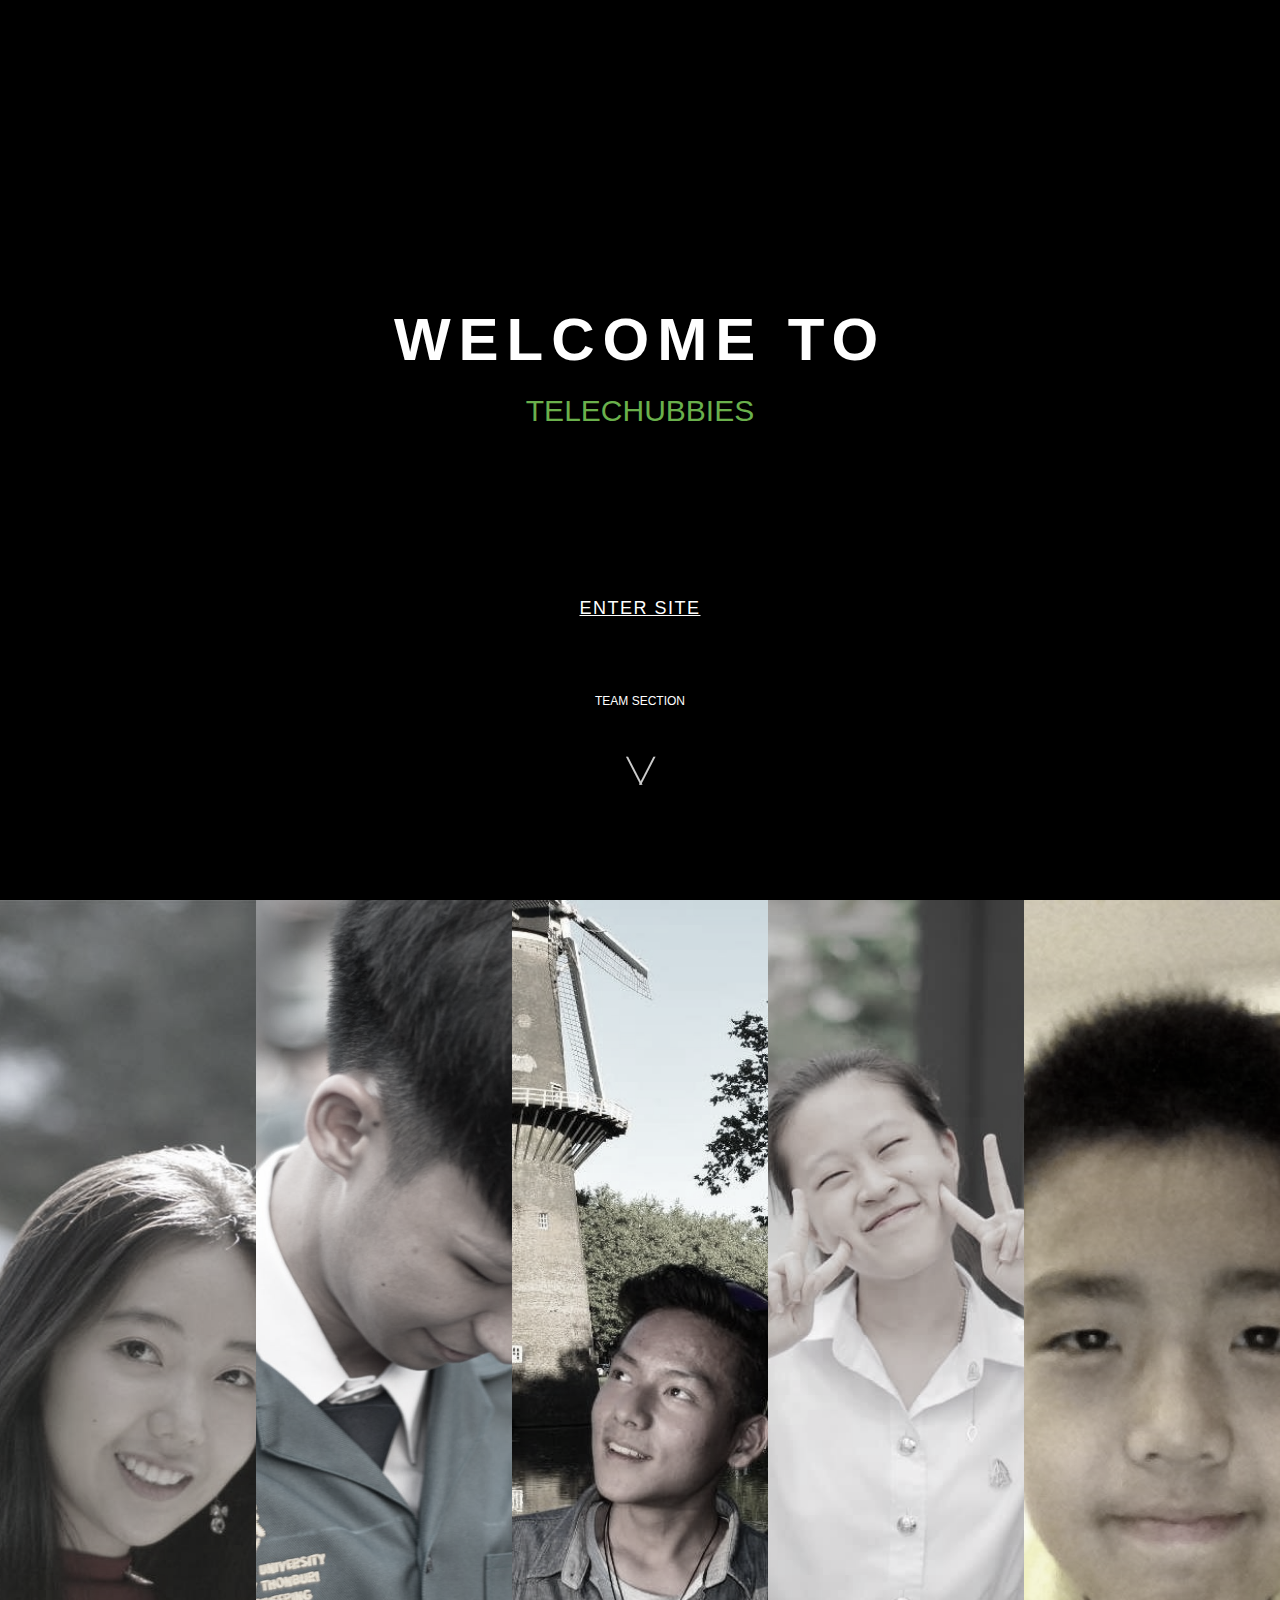
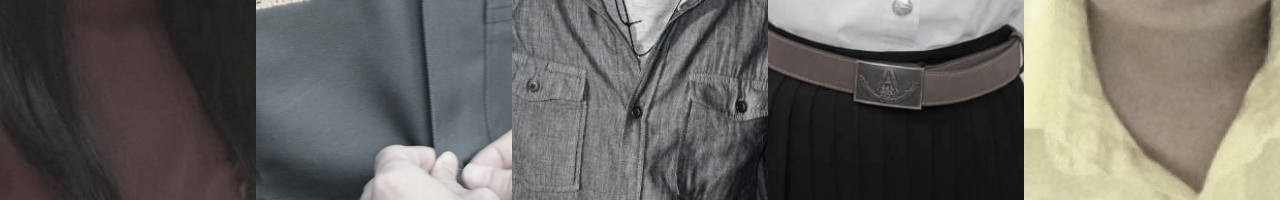
<file: telechubbies_theater/index.html>
<!DOCTYPE html>
<html>
  <head>
    <meta charset="utf-8" />
    <title>Telechubbies Theater</title>
    <link rel="stylesheet" href="style.css" />
    <meta name="viewport" content="width = device-width, initial-scale=1.0" />
  </head>
  <body>
    <section class="b1">
      <center>
        <div class="container">
          <span class="text1">Welcome To</span>
          <span class="text2">Telechubbies</span>
          <a href="login.html" class="btn"> Enter Site </a><br /><br />
          <a style="text-decoration: none;" href="#team-section"
            ><div class="section">
              <span class="team">Team Section</span>
            </div></a
          >
        </div>
      </center>
    </section>
    <!--Team Section-->
    <div class="team-section" id="team-section">
      <div class="person">
        <img src="img/p1.jpg" alt="" class="person-pic" />
        <div class="person-info">
          <h2>Chanyanuch Udompornkul</h2>
          <p>61070503406</p>
          <div class="socialmedia">
            <a href="https://www.facebook.com/chunyafay" target="blank"
              ><i class="fab fa-facebook"></i
            ></a>
            <a href="https://www.instagram.com/faii_cyn/" target="blank"
              ><i class="fab fa-instagram"></i
            ></a>
          </div>
        </div>
      </div>

      <div class="person">
        <img src="img/p5.jpg" alt="" class="person-pic" />
        <div class="person-info">
          <h2>Natchapol Shinno</h2>
          <p>61070503412</p>
          <div class="socialmedia">
            <a href="https://www.facebook.com/nachapol.shinno" target="blank"
              ><i class="fab fa-facebook"></i
            ></a>
            <a href="https://www.instagram.com/nath_shinno/" target="blank"
              ><i class="fab fa-instagram"></i
            ></a>
          </div>
        </div>
      </div>

      <div class="person">
        <img src="img/p3.jpg" alt="" class="person-pic" />
        <div class="person-info">
          <h2>Tirapat Wattanasombut</h2>
          <p>61070503415</p>
          <div class="socialmedia">
            <a href="https://www.facebook.com/joeystarlite" target="blank"
              ><i class="fab fa-facebook"></i
            ></a>
            <a href="https://www.instagram.com/joeyy_watts/" target="blank"
              ><i class="fab fa-instagram"></i
            ></a>
          </div>
        </div>
      </div>

      <div class="person">
        <img src="img/p2.jpg" alt="" class="person-pic" />
        <div class="person-info">
          <h2>Nantapat Sittipatharanan</h2>
          <p>61070503420</p>
          <div class="socialmedia">
            <a
              href="https://www.facebook.com/jamie.sittipatharanan"
              target="blank"
              ><i class="fab fa-facebook"></i
            ></a>
            <a href="https://www.instagram.com/jmjamiee/" target="blank"
              ><i class="fab fa-instagram"></i
            ></a>
          </div>
        </div>
      </div>

      <div class="person">
        <img src="img/p4.jpg" alt="" class="person-pic" />
        <div class="person-info">
          <h2>Vasanakorn Junjerm</h2>
          <p>61070503432</p>
          <div class="socialmedia">
            <a href="https://www.facebook.com/asiadevil.yoman" target="blank"
              ><i class="fab fa-facebook"></i
            ></a>
            <a href="https://www.instagram.com/asia_vsnk/" target="blank"
              ><i class="fab fa-instagram"></i
            ></a>
          </div>
        </div>
      </div>
    </div>
  </body>
</html>
</file>
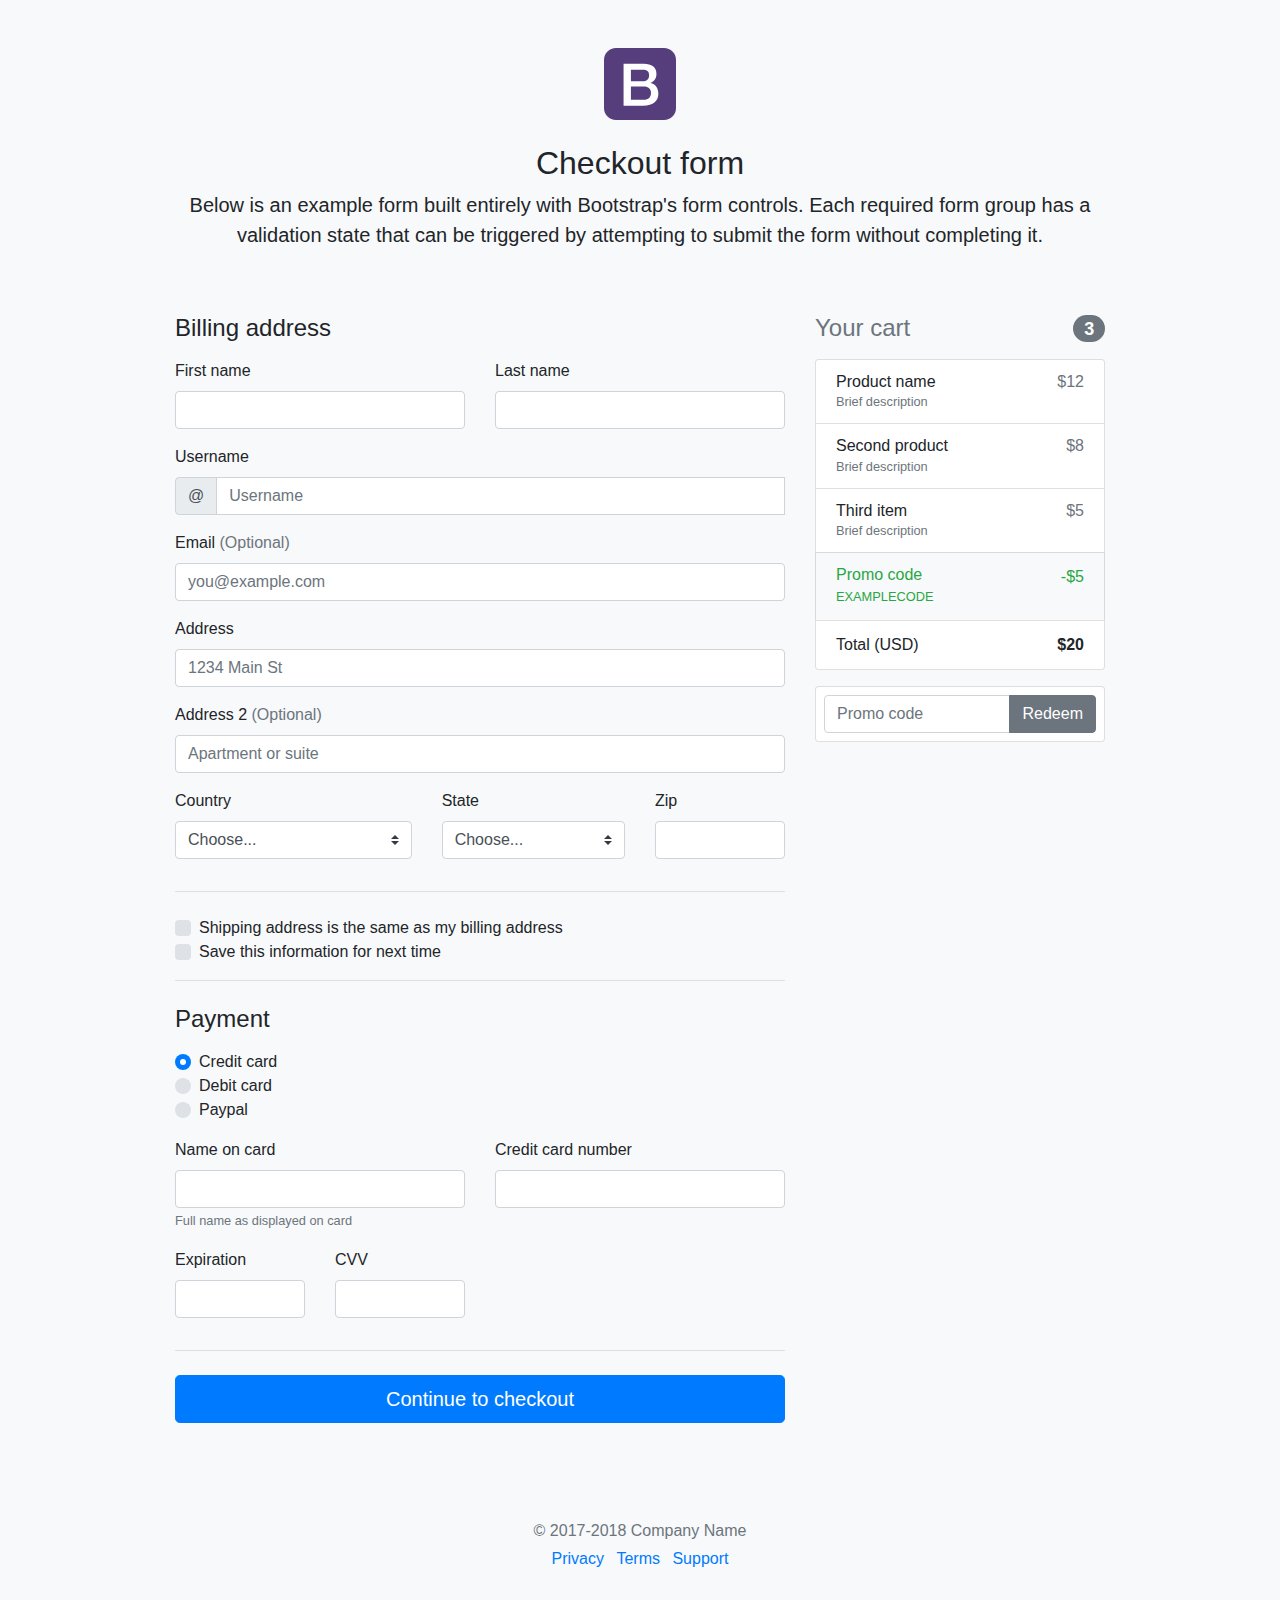
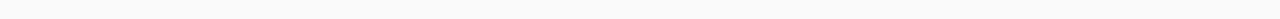
<file: telechubbies_theater/CHECKOUT_EXAMPLE.html>
<!DOCTYPE html>
<!-- saved from url=(0052)https://getbootstrap.com/docs/4.0/examples/checkout/ -->
<html lang="en"><head><meta http-equiv="Content-Type" content="text/html; charset=UTF-8">
    
    <meta name="viewport" content="width=device-width, initial-scale=1, shrink-to-fit=no">
    <meta name="description" content="">
    <meta name="author" content="">
    <link rel="icon" href="https://getbootstrap.com/docs/4.0/assets/img/favicons/favicon.ico">

    <title>Checkout example for Bootstrap</title>

    <link rel="canonical" href="https://getbootstrap.com/docs/4.0/examples/checkout/">

    <!-- Bootstrap core CSS -->
    <link href="./CHECKOUT_EXAMPLE_files/bootstrap.min.css" rel="stylesheet">

    <!-- Custom styles for this template -->
    <link href="./CHECKOUT_EXAMPLE_files/form-validation.css" rel="stylesheet">
  </head>

  <body class="bg-light">

    <div class="container">
      <div class="py-5 text-center">
        <img class="d-block mx-auto mb-4" src="./CHECKOUT_EXAMPLE_files/bootstrap-solid.svg" alt="" width="72" height="72">
        <h2>Checkout form</h2>
        <p class="lead">Below is an example form built entirely with Bootstrap's form controls. Each required form group has a validation state that can be triggered by attempting to submit the form without completing it.</p>
      </div>

      <div class="row">
        <div class="col-md-4 order-md-2 mb-4">
          <h4 class="d-flex justify-content-between align-items-center mb-3">
            <span class="text-muted">Your cart</span>
            <span class="badge badge-secondary badge-pill">3</span>
          </h4>
          <ul class="list-group mb-3">
            <li class="list-group-item d-flex justify-content-between lh-condensed">
              <div>
                <h6 class="my-0">Product name</h6>
                <small class="text-muted">Brief description</small>
              </div>
              <span class="text-muted">$12</span>
            </li>
            <li class="list-group-item d-flex justify-content-between lh-condensed">
              <div>
                <h6 class="my-0">Second product</h6>
                <small class="text-muted">Brief description</small>
              </div>
              <span class="text-muted">$8</span>
            </li>
            <li class="list-group-item d-flex justify-content-between lh-condensed">
              <div>
                <h6 class="my-0">Third item</h6>
                <small class="text-muted">Brief description</small>
              </div>
              <span class="text-muted">$5</span>
            </li>
            <li class="list-group-item d-flex justify-content-between bg-light">
              <div class="text-success">
                <h6 class="my-0">Promo code</h6>
                <small>EXAMPLECODE</small>
              </div>
              <span class="text-success">-$5</span>
            </li>
            <li class="list-group-item d-flex justify-content-between">
              <span>Total (USD)</span>
              <strong>$20</strong>
            </li>
          </ul>

          <form class="card p-2">
            <div class="input-group">
              <input type="text" class="form-control" placeholder="Promo code">
              <div class="input-group-append">
                <button type="submit" class="btn btn-secondary">Redeem</button>
              </div>
            </div>
          </form>
        </div>
        <div class="col-md-8 order-md-1">
          <h4 class="mb-3">Billing address</h4>
          <form class="needs-validation" novalidate="">
            <div class="row">
              <div class="col-md-6 mb-3">
                <label for="firstName">First name</label>
                <input type="text" class="form-control" id="firstName" placeholder="" value="" required="">
                <div class="invalid-feedback">
                  Valid first name is required.
                </div>
              </div>
              <div class="col-md-6 mb-3">
                <label for="lastName">Last name</label>
                <input type="text" class="form-control" id="lastName" placeholder="" value="" required="">
                <div class="invalid-feedback">
                  Valid last name is required.
                </div>
              </div>
            </div>

            <div class="mb-3">
              <label for="username">Username</label>
              <div class="input-group">
                <div class="input-group-prepend">
                  <span class="input-group-text">@</span>
                </div>
                <input type="text" class="form-control" id="username" placeholder="Username" required="">
                <div class="invalid-feedback" style="width: 100%;">
                  Your username is required.
                </div>
              </div>
            </div>

            <div class="mb-3">
              <label for="email">Email <span class="text-muted">(Optional)</span></label>
              <input type="email" class="form-control" id="email" placeholder="you@example.com">
              <div class="invalid-feedback">
                Please enter a valid email address for shipping updates.
              </div>
            </div>

            <div class="mb-3">
              <label for="address">Address</label>
              <input type="text" class="form-control" id="address" placeholder="1234 Main St" required="">
              <div class="invalid-feedback">
                Please enter your shipping address.
              </div>
            </div>

            <div class="mb-3">
              <label for="address2">Address 2 <span class="text-muted">(Optional)</span></label>
              <input type="text" class="form-control" id="address2" placeholder="Apartment or suite">
            </div>

            <div class="row">
              <div class="col-md-5 mb-3">
                <label for="country">Country</label>
                <select class="custom-select d-block w-100" id="country" required="">
                  <option value="">Choose...</option>
                  <option>United States</option>
                </select>
                <div class="invalid-feedback">
                  Please select a valid country.
                </div>
              </div>
              <div class="col-md-4 mb-3">
                <label for="state">State</label>
                <select class="custom-select d-block w-100" id="state" required="">
                  <option value="">Choose...</option>
                  <option>California</option>
                </select>
                <div class="invalid-feedback">
                  Please provide a valid state.
                </div>
              </div>
              <div class="col-md-3 mb-3">
                <label for="zip">Zip</label>
                <input type="text" class="form-control" id="zip" placeholder="" required="">
                <div class="invalid-feedback">
                  Zip code required.
                </div>
              </div>
            </div>
            <hr class="mb-4">
            <div class="custom-control custom-checkbox">
              <input type="checkbox" class="custom-control-input" id="same-address">
              <label class="custom-control-label" for="same-address">Shipping address is the same as my billing address</label>
            </div>
            <div class="custom-control custom-checkbox">
              <input type="checkbox" class="custom-control-input" id="save-info">
              <label class="custom-control-label" for="save-info">Save this information for next time</label>
            </div>
            <hr class="mb-4">

            <h4 class="mb-3">Payment</h4>

            <div class="d-block my-3">
              <div class="custom-control custom-radio">
                <input id="credit" name="paymentMethod" type="radio" class="custom-control-input" checked="" required="">
                <label class="custom-control-label" for="credit">Credit card</label>
              </div>
              <div class="custom-control custom-radio">
                <input id="debit" name="paymentMethod" type="radio" class="custom-control-input" required="">
                <label class="custom-control-label" for="debit">Debit card</label>
              </div>
              <div class="custom-control custom-radio">
                <input id="paypal" name="paymentMethod" type="radio" class="custom-control-input" required="">
                <label class="custom-control-label" for="paypal">Paypal</label>
              </div>
            </div>
            <div class="row">
              <div class="col-md-6 mb-3">
                <label for="cc-name">Name on card</label>
                <input type="text" class="form-control" id="cc-name" placeholder="" required="">
                <small class="text-muted">Full name as displayed on card</small>
                <div class="invalid-feedback">
                  Name on card is required
                </div>
              </div>
              <div class="col-md-6 mb-3">
                <label for="cc-number">Credit card number</label>
                <input type="text" class="form-control" id="cc-number" placeholder="" required="">
                <div class="invalid-feedback">
                  Credit card number is required
                </div>
              </div>
            </div>
            <div class="row">
              <div class="col-md-3 mb-3">
                <label for="cc-expiration">Expiration</label>
                <input type="text" class="form-control" id="cc-expiration" placeholder="" required="">
                <div class="invalid-feedback">
                  Expiration date required
                </div>
              </div>
              <div class="col-md-3 mb-3">
                <label for="cc-expiration">CVV</label>
                <input type="text" class="form-control" id="cc-cvv" placeholder="" required="">
                <div class="invalid-feedback">
                  Security code required
                </div>
              </div>
            </div>
            <hr class="mb-4">
            <button class="btn btn-primary btn-lg btn-block" type="submit">Continue to checkout</button>
          </form>
        </div>
      </div>

      <footer class="my-5 pt-5 text-muted text-center text-small">
        <p class="mb-1">© 2017-2018 Company Name</p>
        <ul class="list-inline">
          <li class="list-inline-item"><a href="https://getbootstrap.com/docs/4.0/examples/checkout/#">Privacy</a></li>
          <li class="list-inline-item"><a href="https://getbootstrap.com/docs/4.0/examples/checkout/#">Terms</a></li>
          <li class="list-inline-item"><a href="https://getbootstrap.com/docs/4.0/examples/checkout/#">Support</a></li>
        </ul>
      </footer>
    </div>

    <!-- Bootstrap core JavaScript
    ================================================== -->
    <!-- Placed at the end of the document so the pages load faster -->
    <script src="./CHECKOUT_EXAMPLE_files/jquery-3.2.1.slim.min.js.download" integrity="sha384-KJ3o2DKtIkvYIK3UENzmM7KCkRr/rE9/Qpg6aAZGJwFDMVNA/GpGFF93hXpG5KkN" crossorigin="anonymous"></script>
    <script>window.jQuery || document.write('<script src="../../assets/js/vendor/jquery-slim.min.js"><\/script>')</script>
    <script src="./CHECKOUT_EXAMPLE_files/popper.min.js.download"></script>
    <script src="./CHECKOUT_EXAMPLE_files/bootstrap.min.js.download"></script>
    <script src="./CHECKOUT_EXAMPLE_files/holder.min.js.download"></script>
    <script>
      // Example starter JavaScript for disabling form submissions if there are invalid fields
      (function() {
        'use strict';

        window.addEventListener('load', function() {
          // Fetch all the forms we want to apply custom Bootstrap validation styles to
          var forms = document.getElementsByClassName('needs-validation');

          // Loop over them and prevent submission
          var validation = Array.prototype.filter.call(forms, function(form) {
            form.addEventListener('submit', function(event) {
              if (form.checkValidity() === false) {
                event.preventDefault();
                event.stopPropagation();
              }
              form.classList.add('was-validated');
            }, false);
          });
        }, false);
      })();
    </script>
  

</body></html>
</file>
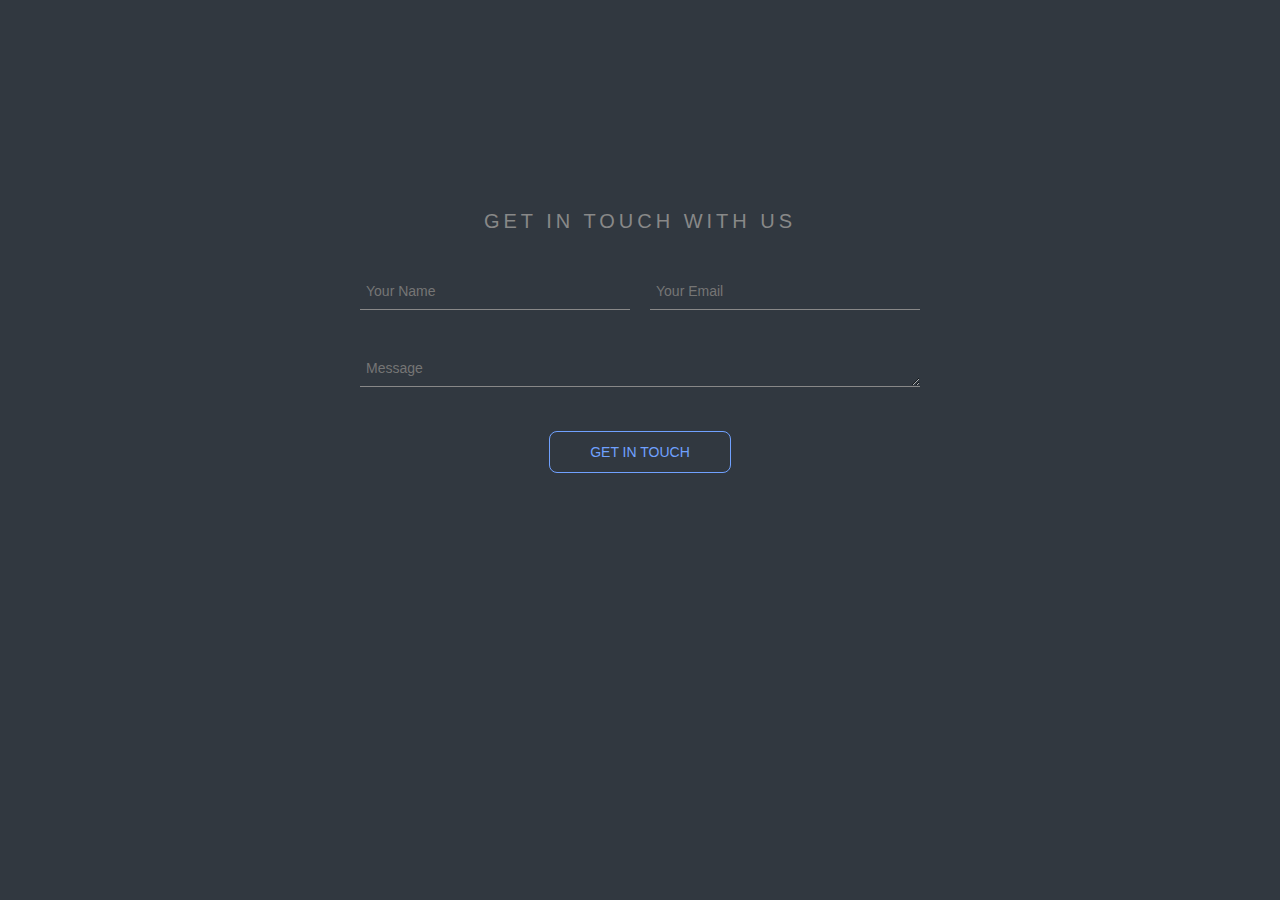
<file: telechubbies_theater/contact.html>
<!DOCTYPE html>
<html lang="en" dir="ltr">
  <head>
    <meta charset="utf-8">
    <title></title>
    <link rel="stylesheet" href="styleContact.css">
    <meta name="viewport" content="width=device-width, initial-scale=1.0">
  </head>
  <body>
    <div class="contact-section">
      <div class="inner-width">
        <h1>Get in touch with us</h1>
        <input type="text" class="name" placeholder="Your Name">
        <input type="email" class="email" placeholder="Your Email">
        <textarea rows="1" placeholder="Message" class="message"></textarea>
        <a href="home.html"><button>Get in touch</button></a>
      </div>
    </div>
  </body>
</html>
</file>
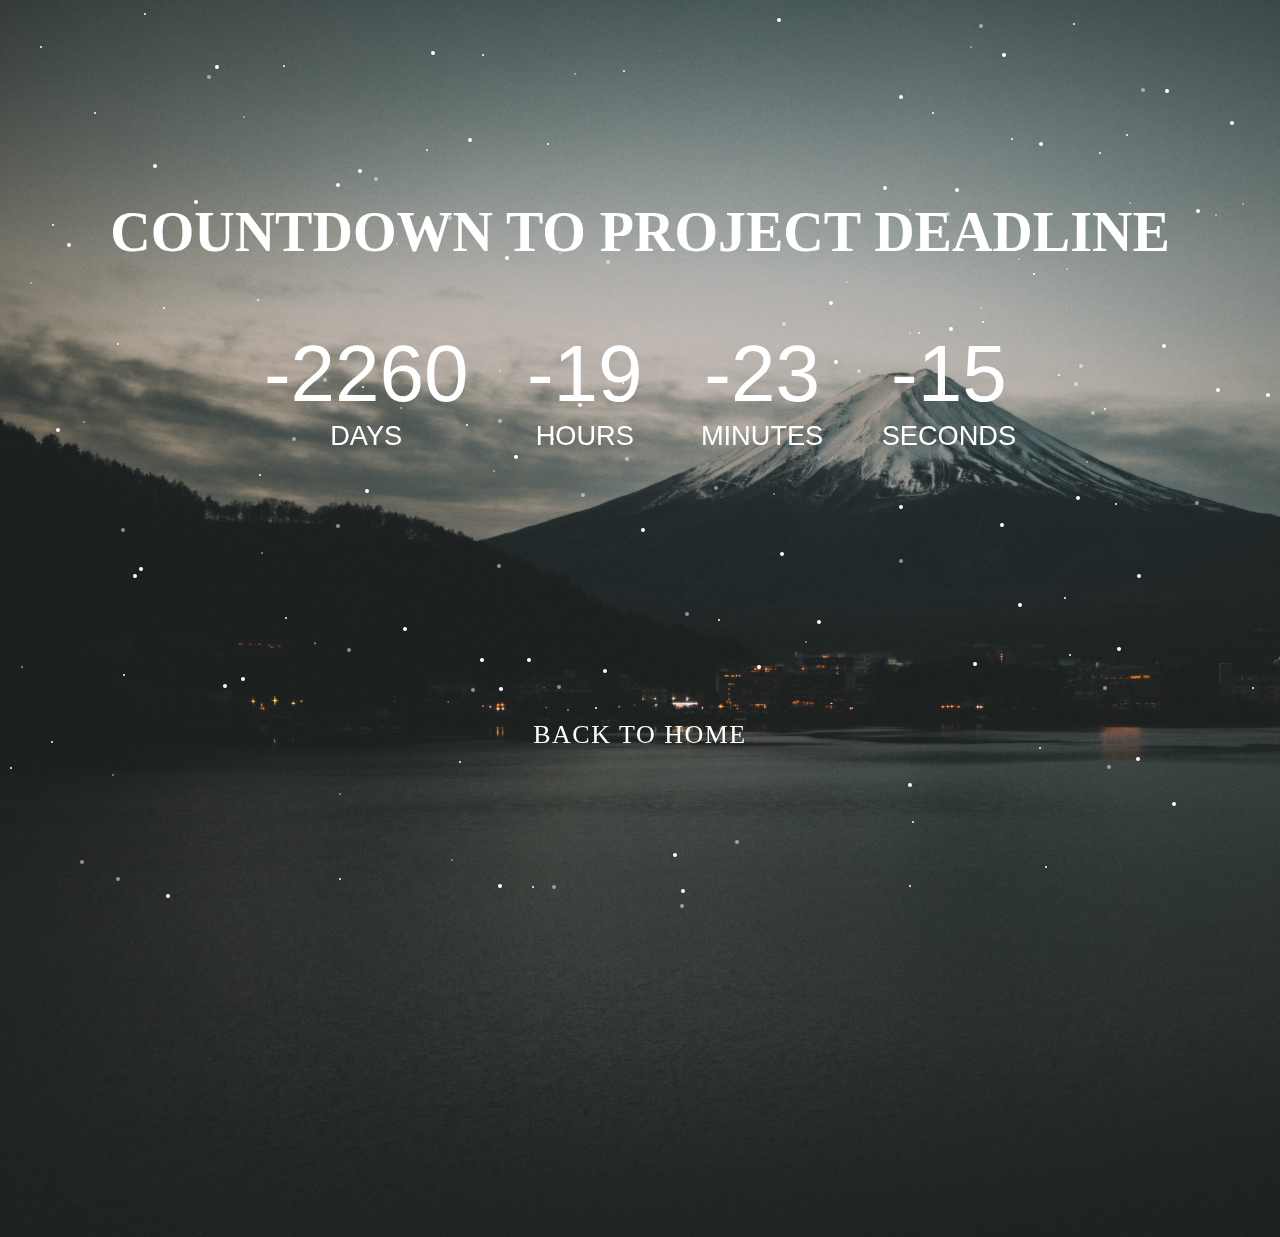
<file: telechubbies_theater/fallingCount.html>
<!DOCTYPE html>
<html>
  <head>
    <meta charset="utf-8" />
    <title>Telechubbies Theater</title>
    <link rel="stylesheet" href="fallingCount.css" />
    <title>Deadline</title>
    <meta name="viewport" content="width = device-width, initial-scale=1.0" />
  </head>
  <body>
    <canvas id="fallingSnow"></canvas>
    
    <center>
      <div class="countdowndiv">
        <h1>Countdown To Project Deadline</h1>
        <div>
          <div class="countdown"><span id="days"></span>Days</div>
          <div class="countdown"><span id="hours"></span>Hours</div>
          <div class="countdown"><span id="minutes"></span>Minutes</div>
          <div class="countdown"><span id="seconds"></span>Seconds</div>
        </div>
      </div>
      

      <div class="container">
        <a href="index.html" class="btn"> Back to HOME </a>
        <div class="section"></div>
      </div>
      <script src="./fallingCount.js"></script>
    </center>
  </body>
</html>
</file>
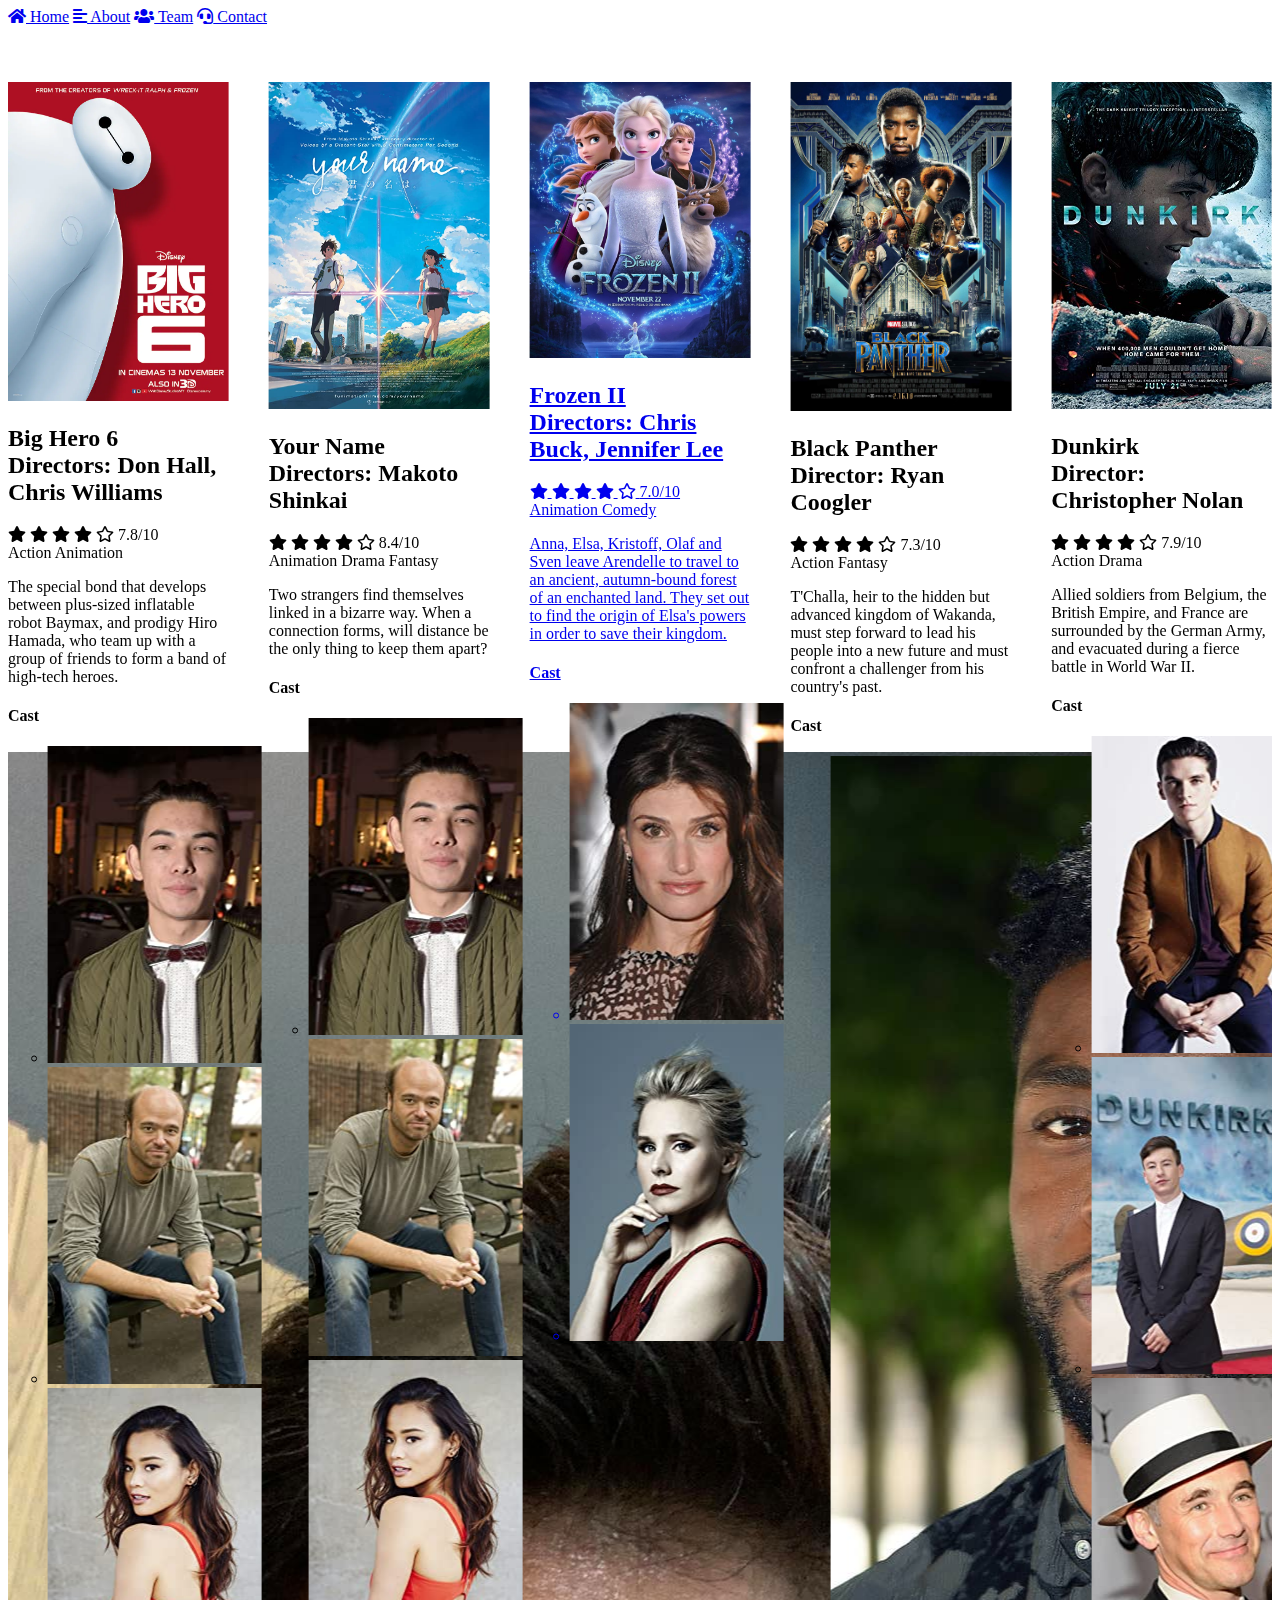
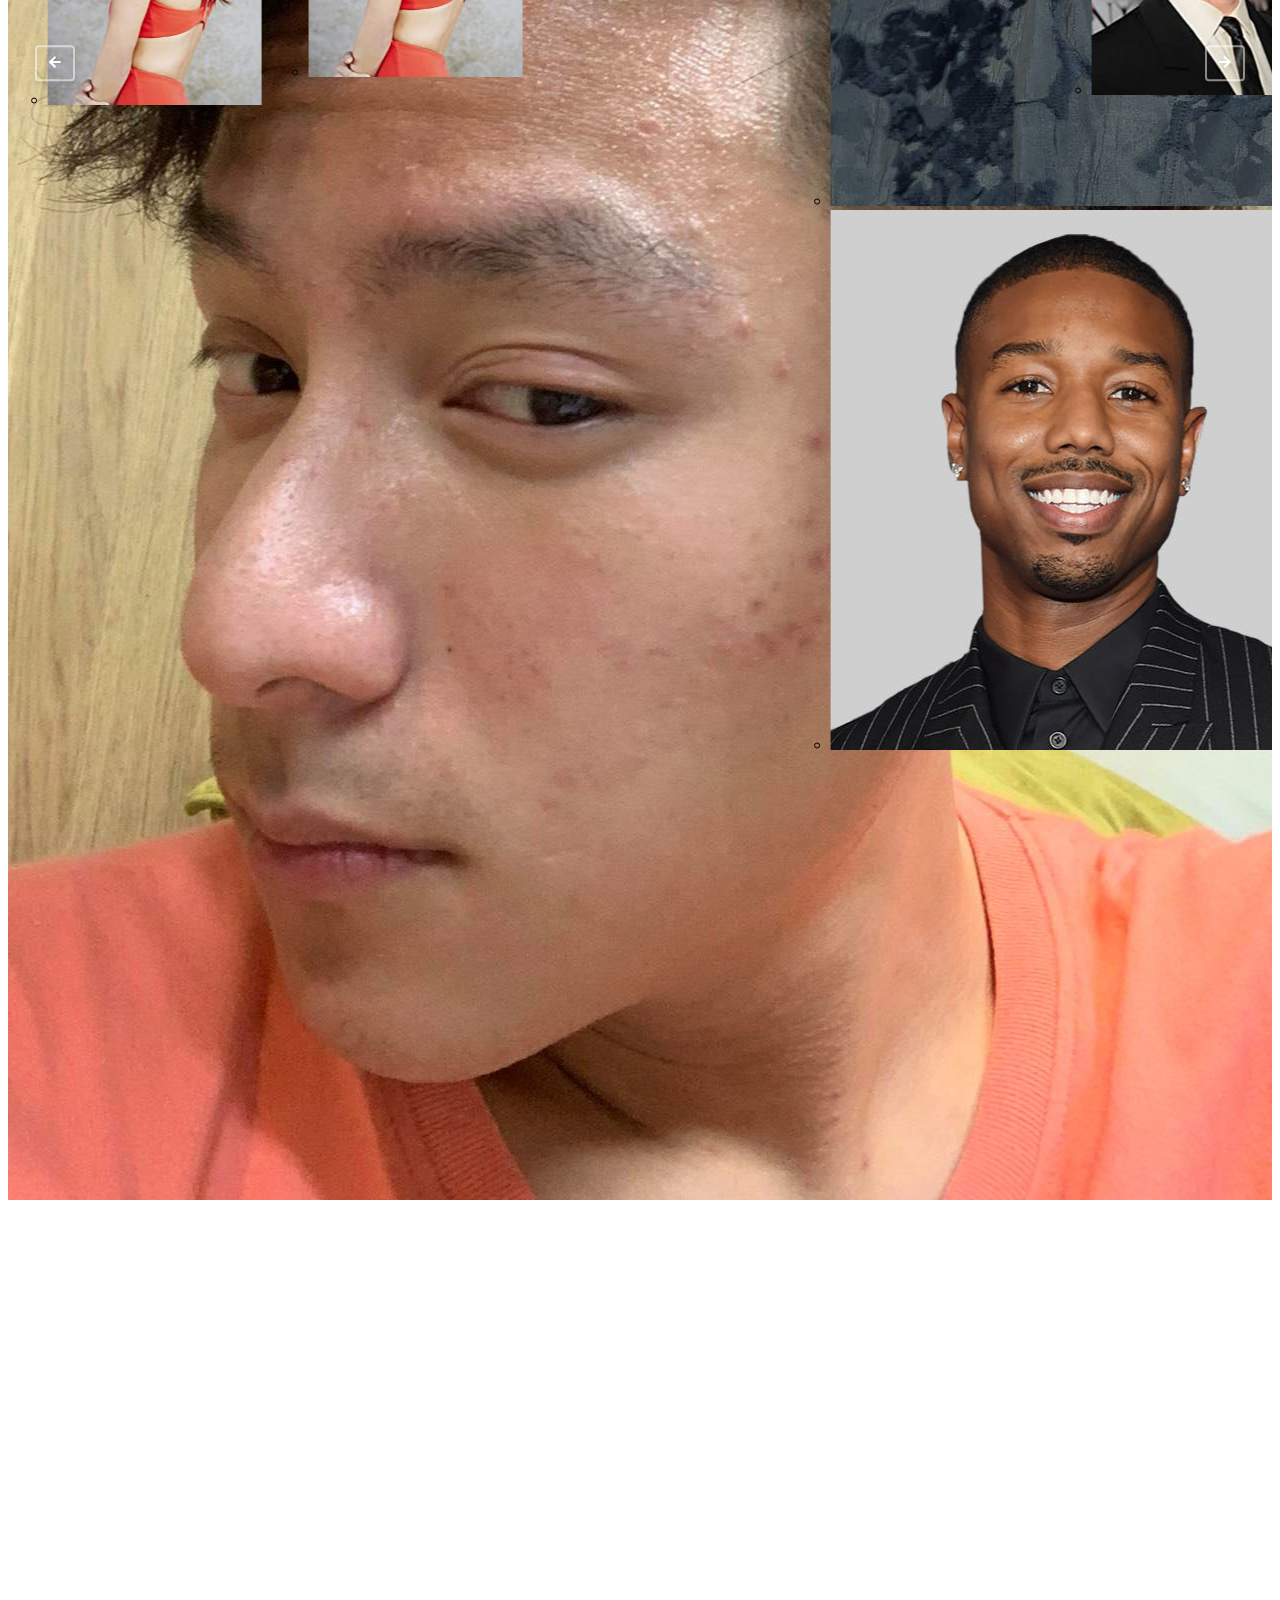
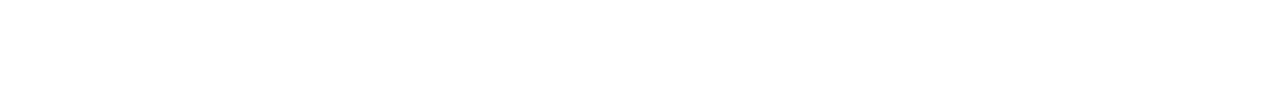
<file: telechubbies_theater/movieList.html>
<!DOCTYPE html>
<html lang="en" dir="ltr">

<head>
    <meta charset="utf-8" />
    <title>Telechubbies Theater</title>
    <meta name="viewport" content="width=device-width, initial-scale=1.0" />
    <link rel="stylesheet" href="movieList.css" />

    <script src="https://cdnjs.cloudflare.com/ajax/libs/jquery/3.4.1/jquery.min.js" charset="utf-8"></script>
    <script src="glide.min.js" charset="utf-8"></script>
    <link rel="stylesheet" href="glide.core.min.css">
    <link rel="stylesheet" href="glide.theme.min.css">
    <link href="https://stackpath.bootstrapcdn.com/font-awesome/4.7.0/css/font-awesome.min.css" rel="stylesheet"
        integrity="sha384-wvfXpqpZZVQGK6TAh5PVlGOfQNHSoD2xbE+QkPxCAFlNEevoEH3Sl0sibVcOQVnN" crossorigin="anonymous">

    <link rel="stylesheet" href="https://cdnjs.cloudflare.com/ajax/libs/font-awesome/5.12.1/css/all.min.css" />
</head>

<body>
    <header>
      <nav class="navigation-menu">
        <a href="home.html"><i class="fas fa-home home"></i> Home</a>
        <a href="#"><i class="fas fa-align-left about"></i> About</a>
        <a href="index.html#team-section"><i class="fas fa-users team"></i> Team</a>
        <a href="contact.html"><i class="fas fa-headset contact"></i> Contact</a>
      </nav>
    </div>
        </a>
    </header>
    <!-- Slide Show-->
    <div class="images glide">
        <div class="glide__track" data-glide-el="track">
            <ul class="glide__slides">

                <!--------------------------------Frozen-------------------------------------->
                
                <li class="glide__slide "><a href="https://www.youtube.com/watch?v=J_i1XQmp0e0" target = "_blank">
                    <div class="card">
                        <div class="poster"><img src="./img/posFrozen.jpg" style="width: 100%;"></div>
                        <div class="detail">
                            <h2>Frozen II<br><span>Directors: Chris Buck, Jennifer Lee</span></h2>
                            <div class="rating">
                                <i class="fas fa-star"></i>
                                <i class="fas fa-star"></i>
                                <i class="fas fa-star"></i>
                                <i class="fas fa-star"></i>
                                <i class="far fa-star"></i>
                                <span>7.0/10</span>
                            </div>
                            <div class="tag">
                                <span class="animation">Animation</span>
                                <span class="comedy">Comedy</span>
                            </div>
                            <div class="info">
                                <p>Anna, Elsa, Kristoff, Olaf and Sven leave Arendelle to travel to an ancient,
                                    autumn-bound forest of an enchanted land. They set out to find the origin of Elsa's
                                    powers in order to save their kingdom. </p>
                            </div>
                            <div class="star">
                                <h4>Cast</h4>
                                <ul>
                                    <li><img src="./img/castFrozen1.jpg" alt=""></li>
                                    <li><img src="./img/castFrozen2.jpg" alt=""></li>
                                </ul>
                            </div>
                        </div>
                    </div>
                    </a>
                </li>
                <!--------------------------------Black Panther-------------------------------------->

                <li class="glide__slide ">
                    <div class="card">
                        <div class="poster"><img src="./img/posBlackPan.jpg" style="width: 100%;"></div>
                        <div class="detail">
                            <h2>Black Panther<br><span>Director: Ryan Coogler</span></h2>
                            <div class="rating">
                                <i class="fas fa-star"></i>
                                <i class="fas fa-star"></i>
                                <i class="fas fa-star"></i>
                                <i class="fas fa-star"></i>
                                <i class="far fa-star"></i>
                                <span>7.3/10</span>
                            </div>
                            <div class="tag">
                                <span class="action">Action</span>
                                <span class="fantasy">Fantasy</span>

                            </div>
                            <div class="info">
                                <p>T'Challa, heir to the hidden but advanced kingdom of Wakanda, must step forward to
                                    lead his people into a new future and must confront a challenger from his country's
                                    past.</p>
                            </div>
                            <div class="star">
                                <h4>Cast</h4>
                                <ul>
                                    <li><img src="./img/castBlackPan1.jpg" alt=""></li>
                                    <li><img src="./img/castBlackPan2.jpg" alt=""></li>
                                </ul>
                            </div>
                        </div>
                    </div>
                </li>

                <!--------------------------------Dunkirk-------------------------------------->

                <li class="glide__slide ">
                    <div class="card">
                        <div class="poster"><img src="./img/posDunkirk.jpg" style="width: 100%;"></div>
                        <div class="detail">
                            <h2>Dunkirk<br><span>Director: Christopher Nolan</span></h2>
                            <div class="rating">
                                <i class="fas fa-star"></i>
                                <i class="fas fa-star"></i>
                                <i class="fas fa-star"></i>
                                <i class="fas fa-star"></i>
                                <i class="far fa-star"></i>
                                <span>7.9/10</span>
                            </div>
                            <div class="tag">
                                <span class="action">Action</span>
                                <span class="drama">Drama</span>
                            </div>
                            <div class="info">
                                <p>Allied soldiers from Belgium, the British Empire, and France are surrounded by the
                                    German Army, and evacuated during a fierce battle in World War II.</p>
                            </div>
                            <div class="star">
                                <h4>Cast</h4>
                                <ul>
                                    <li><img src="./img/castDunkirk1.jpg" alt=""></li>
                                    <li><img src="./img/castDunkirk2.jpg" alt=""></li>
                                    <li><img src="./img/castDunkirk3.jpg" alt=""></li>
                                </ul>
                            </div>
                        </div>
                    </div>
                </li>
                <!--------------------------------Test-------------------------------------->

                <li class="glide__slide ">
                    <div class="card">
                        <div class="poster"><img src="./img/joeyTest.jpg" style="width: 100%;"></div>
                        <div class="detail">
                            <h2>สุดหล่อกระชากใจสาว<br><span>Directors: Fai & Jamie</span></h2>
                            <div class="rating">
                                <i class="fas fa-star"></i>
                                <i class="fas fa-star"></i>
                                <i class="fas fa-star"></i>
                                <i class="fas fa-star"></i>
                                <i class="fas fa-star"></i>
                                <span>100/5</span>
                            </div>
                            <div class="tag">
                                <span class="action">Drama</span>

                            </div>
                            <div class="info">
                                <p>Anna, Elsa, Kristoff, Olaf and Sven leave Arendelle to travel to an ancient,
                                    autumn-bound forest of an enchanted land. They set out to find the origin of Elsa's
                                    powers in order to save their kingdom. </p>
                            </div>
                            <div class="star">
                                <h4>Cast</h4>
                                <ul>
                                    <li><img src="./img/joeyStar.jpg" alt=""></li>
                                </ul>
                            </div>
                        </div>
                    </div>
                </li>

                <!--------------------------------BigHero-------------------------------------->

                <li class="glide__slide ">
                    <div class="card">
                        <div class="poster"><img src="./img/posBigHero.jpg" style="width: 100%;"></div>
                        <div class="detail">
                            <h2>Big Hero 6<br><span>Directors: Don Hall, Chris Williams</span></h2>
                            <div class="rating">
                                <i class="fas fa-star"></i>
                                <i class="fas fa-star"></i>
                                <i class="fas fa-star"></i>
                                <i class="fas fa-star"></i>
                                <i class="far fa-star"></i>
                                <span>7.8/10</span>
                            </div>
                            <div class="tag">
                                <span class="action">Action</span>
                                <span class="animation">Animation</span>
                            </div>
                            <div class="info">
                                <p>The special bond that develops between plus-sized inflatable robot Baymax, and
                                    prodigy Hiro Hamada, who team up with a group of friends to form a band of high-tech
                                    heroes.</p>
                            </div>
                            <div class="star">
                                <h4>Cast</h4>
                                <ul>
                                    <li><img src="./img/castBigHero1.jpg" alt=""></li>
                                    <li><img src="./img/castBigHero2.jpg" alt=""></li>
                                    <li><img src="./img/castBigHero3.jpg" alt=""></li>
                                </ul>
                            </div>
                        </div>
                    </div>
                </li>

                <!--------------------------------Your Name-------------------------------------->

                <li class="glide__slide ">
                    <div class="card">
                        <div class="poster"><img src="./img/posYourName.jpg" style="width: 100%;"></div>
                        <div class="detail">
                            <h2>Your Name<br><span>Directors: Makoto Shinkai</span></h2>
                            <div class="rating">
                                <i class="fas fa-star"></i>
                                <i class="fas fa-star"></i>
                                <i class="fas fa-star"></i>
                                <i class="fas fa-star"></i>
                                <i class="far fa-star"></i>
                                <span>8.4/10</span>
                            </div>
                            <div class="tag">
                                <span class="animation">Animation</span>
                                <span class="drama">Drama</span>
                                <span class="fantasy">Fantasy</span>

                            </div>
                            <div class="info">
                                <p>Two strangers find themselves linked in a bizarre way. When a connection forms, will distance be the only thing to keep them apart?</p>
                            </div>
                            <div class="star">
                                <h4>Cast</h4>
                                <ul>
                                    <li><img src="./img/castBigHero1.jpg" alt=""></li>
                                    <li><img src="./img/castBigHero2.jpg" alt=""></li>
                                    <li><img src="./img/castBigHero3.jpg" alt=""></li>
                                </ul>
                            </div>
                        </div>
                    </div>
                </li>


            </ul>
        </div>

        <div class="glide__arrows" data-glide-el="controls">
            <button class="glide__arrow glide__arrow--left" data-glide-dir="<"><i
                    class="fas fa-arrow-left"></i></button>
            <button class="glide__arrow glide__arrow--right" data-glide-dir=">"><i
                    class="fas fa-arrow-right"></i></button>
        </div>
    </div>



    <script>
        new Glide(".images", {
            type: 'carousel',
            perView: 5,
            focusAt: 'center',
            gap: 40,
            breakpoints: {
                1200: {
                    perView: 3
                },
                800: {
                    perView: 2
                }
            }
        }).mount();
    </script> 
</body>
</html>
</file>
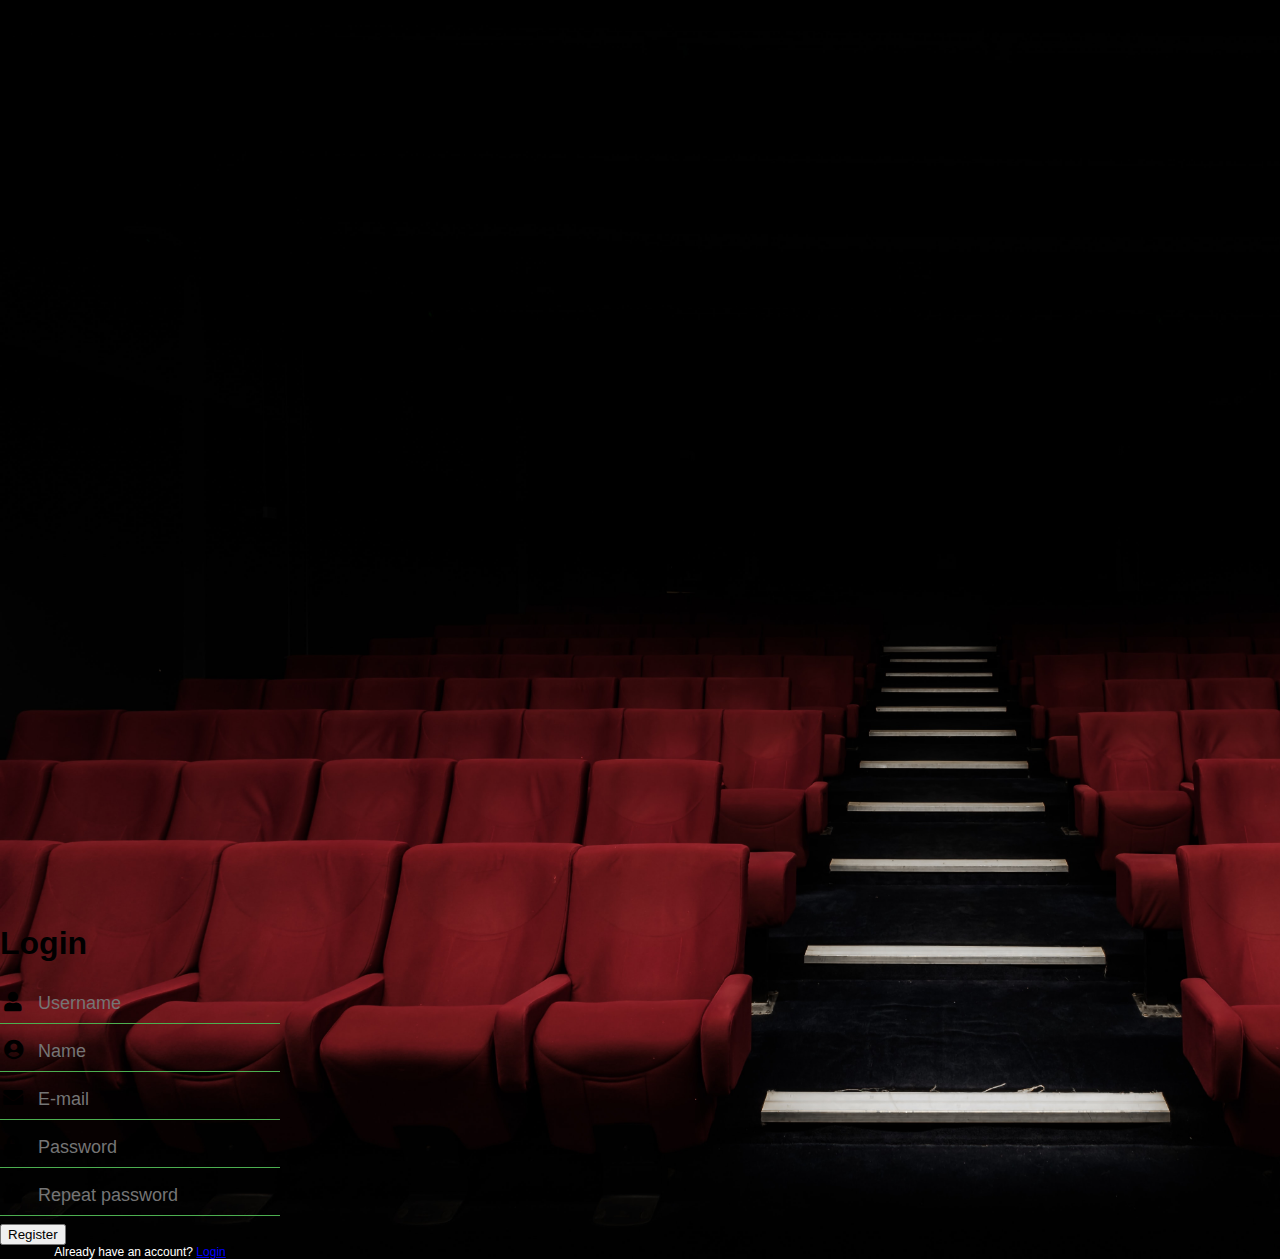
<file: telechubbies_theater/signup.html>
<!DOCTYPE html>
<html lang="en" dir="ltr">
  <head>
    <meta charset="utf-8" />
    <title>Login Telechubbies</title>
    <link rel="stylesheet" href="styleLogin.css" />
    <meta name="viewport" content="width = device-width, initial-scale=1.0" />
  </head>
  <body>
    <canvas id="fixImage"></canvas>
    <script src="fixImage.js"></script>
    <div class="login-box">
      <h1>Login</h1>
      <div class="textbox">
        <i class="fas fa-user"></i>
        <input type="text" placeholder="Username" />
      </div>
      <div class="textbox">
        <i class="fas fa-user-circle"></i>
        <input type="text" placeholder="Name" />
      </div>
      <div class="textbox">
        <i class="fas fa-envelope"></i>
        <input type="text" placeholder="E-mail" />
      </div>
      <div class="textbox">
        <i class="fas fa-lock"></i>
        <input type="password" placeholder="Password" />
      </div>
      <div class="textbox">
        <i class="fas fa-lock"></i>
        <input type="password" placeholder="Repeat password" />
      </div>

      <a href="login.html"><input type="button" class="btn" value="Register" /></a>
      <br />
      <div class="signup">
        <span style="color: white;"
          >Already have an account?
          <a href="login.html"><span class="signup">Login</span></a>
        </span>
      </div>
    </div>
  </body>
</html>
</file>
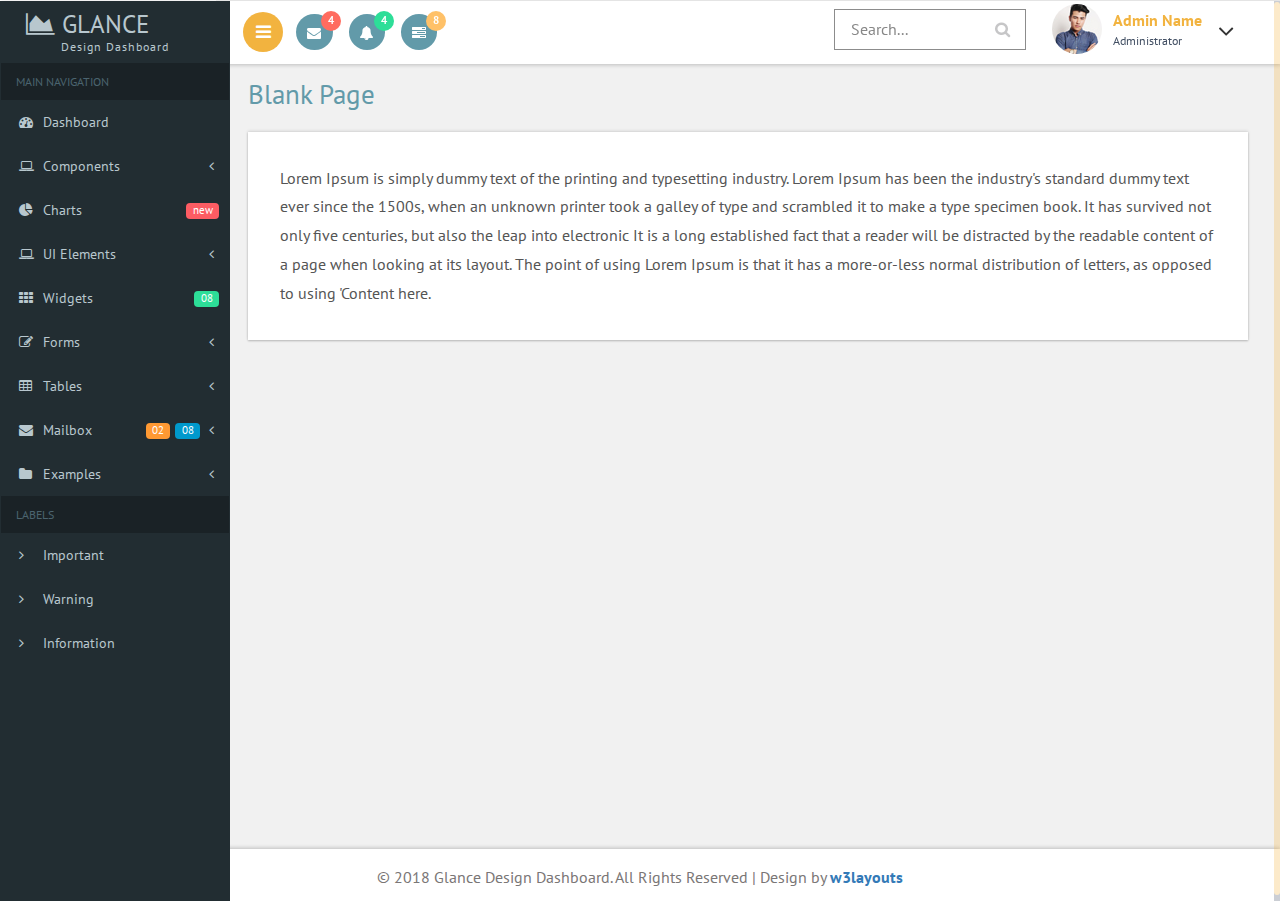
<file: telechubbies_theater/UNUSED/Admin/blank-page.html>
<!--
Author: W3layouts
Author URL: http://w3layouts.com
License: Creative Commons Attribution 3.0 Unported
License URL: http://creativecommons.org/licenses/by/3.0/
-->
<!DOCTYPE HTML>
<html>
<head>
<title>Glance Design Dashboard an Admin Panel Category Flat Bootstrap Responsive Website Template | Blank Page :: w3layouts</title>
<meta name="viewport" content="width=device-width, initial-scale=1">
<meta http-equiv="Content-Type" content="text/html; charset=utf-8" />
<meta name="keywords" content="Glance Design Dashboard Responsive web template, Bootstrap Web Templates, Flat Web Templates, Android Compatible web template, 
SmartPhone Compatible web template, free WebDesigns for Nokia, Samsung, LG, SonyEricsson, Motorola web design" />
<script type="application/x-javascript"> addEventListener("load", function() { setTimeout(hideURLbar, 0); }, false); function hideURLbar(){ window.scrollTo(0,1); } </script>

<!-- Bootstrap Core CSS -->
<link href="css/bootstrap.css" rel='stylesheet' type='text/css' />

<!-- Custom CSS -->
<link href="css/style.css" rel='stylesheet' type='text/css' />

<!-- font-awesome icons CSS -->
<link href="css/font-awesome.css" rel="stylesheet"> 
<!-- //font-awesome icons CSS -->

 <!-- side nav css file -->
 <link href='css/SidebarNav.min.css' media='all' rel='stylesheet' type='text/css'/>
 <!-- side nav css file -->
 
 <!-- js-->
<script src="js/jquery-1.11.1.min.js"></script>
<script src="js/modernizr.custom.js"></script>

<!--webfonts-->
<link href="//fonts.googleapis.com/css?family=PT+Sans:400,400i,700,700i&amp;subset=cyrillic,cyrillic-ext,latin-ext" rel="stylesheet">
<!--//webfonts--> 

<!-- Metis Menu -->
<script src="js/metisMenu.min.js"></script>
<script src="js/custom.js"></script>
<link href="css/custom.css" rel="stylesheet">
<!--//Metis Menu -->

</head> 
<body class="cbp-spmenu-push">
	<div class="main-content">
	<div class="cbp-spmenu cbp-spmenu-vertical cbp-spmenu-left" id="cbp-spmenu-s1">
		<!--left-fixed -navigation-->
		<aside class="sidebar-left">
      <nav class="navbar navbar-inverse">
          <div class="navbar-header">
            <button type="button" class="navbar-toggle collapsed" data-toggle="collapse" data-target=".collapse" aria-expanded="false">
            <span class="sr-only">Toggle navigation</span>
            <span class="icon-bar"></span>
            <span class="icon-bar"></span>
            <span class="icon-bar"></span>
            </button>
            <h1><a class="navbar-brand" href="index.html"><span class="fa fa-area-chart"></span> Glance<span class="dashboard_text">Design dashboard</span></a></h1>
          </div>
          <div class="collapse navbar-collapse" id="bs-example-navbar-collapse-1">
            <ul class="sidebar-menu">
              <li class="header">MAIN NAVIGATION</li>
              <li class="treeview">
                <a href="index.html">
                <i class="fa fa-dashboard"></i> <span>Dashboard</span>
                </a>
              </li>
			  <li class="treeview">
                <a href="#">
                <i class="fa fa-laptop"></i>
                <span>Components</span>
                <i class="fa fa-angle-left pull-right"></i>
                </a>
                <ul class="treeview-menu">
                  <li><a href="grids.html"><i class="fa fa-angle-right"></i> Grids</a></li>
                  <li><a href="media.html"><i class="fa fa-angle-right"></i> Media Css</a></li>
                </ul>
              </li>
              <li class="treeview">
                <a href="charts.html">
                <i class="fa fa-pie-chart"></i>
                <span>Charts</span>
                <span class="label label-primary pull-right">new</span>
                </a>
              </li>
              <li class="treeview">
                <a href="#">
                <i class="fa fa-laptop"></i>
                <span>UI Elements</span>
                <i class="fa fa-angle-left pull-right"></i>
                </a>
                <ul class="treeview-menu">
                  <li><a href="general.html"><i class="fa fa-angle-right"></i> General</a></li>
                  <li><a href="icons.html"><i class="fa fa-angle-right"></i> Icons</a></li>
                  <li><a href="buttons.html"><i class="fa fa-angle-right"></i> Buttons</a></li>
                  <li><a href="typography.html"><i class="fa fa-angle-right"></i> Typography</a></li>
                </ul>
              </li>
			  <li>
                <a href="widgets.html">
                <i class="fa fa-th"></i> <span>Widgets</span>
                <small class="label pull-right label-info">08</small>
                </a>
              </li>
              <li class="treeview">
                <a href="#">
                <i class="fa fa-edit"></i> <span>Forms</span>
                <i class="fa fa-angle-left pull-right"></i>
                </a>
                <ul class="treeview-menu">
                  <li><a href="forms.html"><i class="fa fa-angle-right"></i> General Forms</a></li>
                  <li><a href="validation.html"><i class="fa fa-angle-right"></i> Form Validations</a></li>
                </ul>
              </li>
              <li class="treeview">
                <a href="#">
                <i class="fa fa-table"></i> <span>Tables</span>
                <i class="fa fa-angle-left pull-right"></i>
                </a>
                <ul class="treeview-menu">
                  <li><a href="tables.html"><i class="fa fa-angle-right"></i> Simple tables</a></li>
                </ul>
              </li>
              <li class="treeview">
                <a href="#">
                <i class="fa fa-envelope"></i> <span>Mailbox</span>
                <i class="fa fa-angle-left pull-right"></i><small class="label pull-right label-info1">08</small><span class="label label-primary1 pull-right">02</span></a>
                <ul class="treeview-menu">
                  <li><a href="inbox.html"><i class="fa fa-angle-right"></i> Mail Inbox</a></li>
                  <li><a href="compose.html"><i class="fa fa-angle-right"></i> Compose Mail </a></li>
                </ul>
              </li>
              <li class="treeview">
                <a href="#">
                <i class="fa fa-folder"></i> <span>Examples</span>
                <i class="fa fa-angle-left pull-right"></i>
                </a>
                <ul class="treeview-menu">
                  <li><a href="login.html"><i class="fa fa-angle-right"></i> Login</a></li>
                  <li><a href="signup.html"><i class="fa fa-angle-right"></i> Register</a></li>
                  <li><a href="404.html"><i class="fa fa-angle-right"></i> 404 Error</a></li>
                  <li><a href="500.html"><i class="fa fa-angle-right"></i> 500 Error</a></li>
                  <li><a href="blank-page.html"><i class="fa fa-angle-right"></i> Blank Page</a></li>
                </ul>
              </li>
              <li class="header">LABELS</li>
              <li><a href="#"><i class="fa fa-angle-right text-red"></i> <span>Important</span></a></li>
              <li><a href="#"><i class="fa fa-angle-right text-yellow"></i> <span>Warning</span></a></li>
              <li><a href="#"><i class="fa fa-angle-right text-aqua"></i> <span>Information</span></a></li>
            </ul>
          </div>
          <!-- /.navbar-collapse -->
      </nav>
    </aside>
	</div>
		<!--left-fixed -navigation-->
		
		<!-- header-starts -->
		<div class="sticky-header header-section ">
			<div class="header-left">
				
				<!--toggle button start-->
				<button id="showLeftPush"><i class="fa fa-bars"></i></button>
				<!--toggle button end-->
				<div class="profile_details_left"><!--notifications of menu start -->
					<ul class="nofitications-dropdown">
						<li class="dropdown head-dpdn">
							<a href="#" class="dropdown-toggle" data-toggle="dropdown" aria-expanded="false"><i class="fa fa-envelope"></i><span class="badge">4</span></a>
							<ul class="dropdown-menu">
								<li>
									<div class="notification_header">
										<h3>You have 3 new messages</h3>
									</div>
								</li>
								<li><a href="#">
								   <div class="user_img"><img src="images/1.jpg" alt=""></div>
								   <div class="notification_desc">
									<p>Lorem ipsum dolor amet</p>
									<p><span>1 hour ago</span></p>
									</div>
								   <div class="clearfix"></div>	
								</a></li>
								<li class="odd"><a href="#">
									<div class="user_img"><img src="images/4.jpg" alt=""></div>
								   <div class="notification_desc">
									<p>Lorem ipsum dolor amet </p>
									<p><span>1 hour ago</span></p>
									</div>
								  <div class="clearfix"></div>	
								</a></li>
								<li><a href="#">
								   <div class="user_img"><img src="images/3.jpg" alt=""></div>
								   <div class="notification_desc">
									<p>Lorem ipsum dolor amet </p>
									<p><span>1 hour ago</span></p>
									</div>
								   <div class="clearfix"></div>	
								</a></li>
								<li>
									<div class="notification_bottom">
										<a href="#">See all messages</a>
									</div> 
								</li>
							</ul>
						</li>
						<li class="dropdown head-dpdn">
							<a href="#" class="dropdown-toggle" data-toggle="dropdown" aria-expanded="false"><i class="fa fa-bell"></i><span class="badge blue">4</span></a>
							<ul class="dropdown-menu">
								<li>
									<div class="notification_header">
										<h3>You have 3 new notification</h3>
									</div>
								</li>
								<li><a href="#">
									<div class="user_img"><img src="images/4.jpg" alt=""></div>
								   <div class="notification_desc">
									<p>Lorem ipsum dolor amet</p>
									<p><span>1 hour ago</span></p>
									</div>
								  <div class="clearfix"></div>	
								 </a></li>
								 <li class="odd"><a href="#">
									<div class="user_img"><img src="images/1.jpg" alt=""></div>
								   <div class="notification_desc">
									<p>Lorem ipsum dolor amet </p>
									<p><span>1 hour ago</span></p>
									</div>
								   <div class="clearfix"></div>	
								 </a></li>
								 <li><a href="#">
									<div class="user_img"><img src="images/3.jpg" alt=""></div>
								   <div class="notification_desc">
									<p>Lorem ipsum dolor amet </p>
									<p><span>1 hour ago</span></p>
									</div>
								   <div class="clearfix"></div>	
								 </a></li>
								 <li>
									<div class="notification_bottom">
										<a href="#">See all notifications</a>
									</div> 
								</li>
							</ul>
						</li>	
						<li class="dropdown head-dpdn">
							<a href="#" class="dropdown-toggle" data-toggle="dropdown" aria-expanded="false"><i class="fa fa-tasks"></i><span class="badge blue1">8</span></a>
							<ul class="dropdown-menu">
								<li>
									<div class="notification_header">
										<h3>You have 8 pending task</h3>
									</div>
								</li>
								<li><a href="#">
									<div class="task-info">
										<span class="task-desc">Database update</span><span class="percentage">40%</span>
										<div class="clearfix"></div>	
									</div>
									<div class="progress progress-striped active">
										<div class="bar yellow" style="width:40%;"></div>
									</div>
								</a></li>
								<li><a href="#">
									<div class="task-info">
										<span class="task-desc">Dashboard done</span><span class="percentage">90%</span>
									   <div class="clearfix"></div>	
									</div>
									<div class="progress progress-striped active">
										 <div class="bar green" style="width:90%;"></div>
									</div>
								</a></li>
								<li><a href="#">
									<div class="task-info">
										<span class="task-desc">Mobile App</span><span class="percentage">33%</span>
										<div class="clearfix"></div>	
									</div>
								   <div class="progress progress-striped active">
										 <div class="bar red" style="width: 33%;"></div>
									</div>
								</a></li>
								<li><a href="#">
									<div class="task-info">
										<span class="task-desc">Issues fixed</span><span class="percentage">80%</span>
									   <div class="clearfix"></div>	
									</div>
									<div class="progress progress-striped active">
										 <div class="bar  blue" style="width: 80%;"></div>
									</div>
								</a></li>
								<li>
									<div class="notification_bottom">
										<a href="#">See all pending tasks</a>
									</div> 
								</li>
							</ul>
						</li>	
					</ul>
					<div class="clearfix"> </div>
				</div>
				<!--notification menu end -->
				<div class="clearfix"> </div>
			</div>
			<div class="header-right">
				
				
				<!--search-box-->
				<div class="search-box">
					<form class="input">
						<input class="sb-search-input input__field--madoka" placeholder="Search..." type="search" id="input-31" />
						<label class="input__label" for="input-31">
							<svg class="graphic" width="100%" height="100%" viewBox="0 0 404 77" preserveAspectRatio="none">
								<path d="m0,0l404,0l0,77l-404,0l0,-77z"/>
							</svg>
						</label>
					</form>
				</div><!--//end-search-box-->
				
				<div class="profile_details">		
					<ul>
						<li class="dropdown profile_details_drop">
							<a href="#" class="dropdown-toggle" data-toggle="dropdown" aria-expanded="false">
								<div class="profile_img">	
									<span class="prfil-img"><img src="images/2.jpg" alt=""> </span> 
									<div class="user-name">
										<p>Admin Name</p>
										<span>Administrator</span>
									</div>
									<i class="fa fa-angle-down lnr"></i>
									<i class="fa fa-angle-up lnr"></i>
									<div class="clearfix"></div>	
								</div>	
							</a>
							<ul class="dropdown-menu drp-mnu">
								<li> <a href="#"><i class="fa fa-cog"></i> Settings</a> </li> 
								<li> <a href="#"><i class="fa fa-user"></i> My Account</a> </li>
								<li> <a href="#"><i class="fa fa-suitcase"></i> Profile</a> </li> 
								<li> <a href="#"><i class="fa fa-sign-out"></i> Logout</a> </li>
							</ul>
						</li>
					</ul>
				</div>
				<div class="clearfix"> </div>				
			</div>
			<div class="clearfix"> </div>	
		</div>
		<!-- //header-ends -->
		<!-- main content start-->
		<div id="page-wrapper">
			<div class="main-page">
				<h2 class="title1">Blank Page</h2>
				<div class="blank-page widget-shadow scroll" id="style-2 div1">
					<p>Lorem Ipsum is simply dummy text of the printing and typesetting industry. Lorem Ipsum has been the industry's standard dummy text ever since the 1500s, when an unknown printer took a galley of type and scrambled it to make a type specimen book. It has survived not only five centuries, but also the leap into electronic 
						It is a long established fact that a reader will be distracted by the readable content of a page when looking at its layout. The point of using Lorem Ipsum is that it has a more-or-less normal distribution of letters, as opposed to using 'Content here.
					</p>
				</div>
			</div>
		</div>
		<!--footer-->
		<div class="footer">
		   <p>&copy; 2018 Glance Design Dashboard. All Rights Reserved | Design by <a href="https://w3layouts.com/" target="_blank">w3layouts</a></p>
	   </div>
        <!--//footer-->
	</div>
	
	<!-- side nav js -->
	<script src='js/SidebarNav.min.js' type='text/javascript'></script>
	<script>
      $('.sidebar-menu').SidebarNav()
    </script>
	<!-- //side nav js -->
	
	<!-- Classie --><!-- for toggle left push menu script -->
		<script src="js/classie.js"></script>
		<script>
			var menuLeft = document.getElementById( 'cbp-spmenu-s1' ),
				showLeftPush = document.getElementById( 'showLeftPush' ),
				body = document.body;
				
			showLeftPush.onclick = function() {
				classie.toggle( this, 'active' );
				classie.toggle( body, 'cbp-spmenu-push-toright' );
				classie.toggle( menuLeft, 'cbp-spmenu-open' );
				disableOther( 'showLeftPush' );
			};
			
			function disableOther( button ) {
				if( button !== 'showLeftPush' ) {
					classie.toggle( showLeftPush, 'disabled' );
				}
			}
		</script>
	<!-- //Classie --><!-- //for toggle left push menu script -->
	
	<!--scrolling js-->
	<script src="js/jquery.nicescroll.js"></script>
	<script src="js/scripts.js"></script>
	<!--//scrolling js-->
	
	<!-- Bootstrap Core JavaScript -->
   <script src="js/bootstrap.js"> </script>
   
</body>
</html>
</file>
<file: telechubbies_theater/CHECKOUT_EXAMPLE_files/form-validation.css>
.container {
  max-width: 960px;
}

.border-top { border-top: 1px solid #e5e5e5; }
.border-bottom { border-bottom: 1px solid #e5e5e5; }
.border-top-gray { border-top-color: #adb5bd; }

.box-shadow { box-shadow: 0 .25rem .75rem rgba(0, 0, 0, .05); }

.lh-condensed { line-height: 1.25; }
</file>
<file: telechubbies_theater/styleContact.css>
*{
  margin: 0;
  padding: 0;
  box-sizing: border-box;
  font-family: "montserrat",sans-serif;
  background: #313840;
}
.contact-section{
  
  padding: 80px 0;
  text-align: center;
  position: relative;
  top: 130px;
}

.inner-width{
  max-width: 600px;
  margin: auto;
  padding: 0 20px;
}

.contact-section h1{
  font-size: 20px;
  color: #888;
  margin-bottom: 40px;
  text-transform: uppercase;
  letter-spacing: 4px;
  font-weight: 400;
}

.name,.email,.message{
  background: none;
  border:none;
  outline: none;
  border-bottom: 1px solid;
  color: #888;
  padding: 10px 6px;
  font-size: 14px;
  margin-bottom: 40px;
}

.name{
  float: left;
  width: 270px;
}

.email{
  float: right;
  width: 270px;
}

.message{
  min-width: 100%;
  max-width: 100%;
}


.contact-section button{
  background: none;
  color: #70a1ff;
  border: 1px solid #70a1ff;
  padding: 12px 40px;
  border-radius: 8px;
  text-transform: uppercase;
  font-size: 14px;
  transition: 0.4s linear;
  cursor: pointer;
}

.contact-section button:hover{
  background: #70a1ff;
  color: #fff;
}


@media screen and (max-width:600px){
  .name,.email{
    width: 100%;
  }
}
</file>
<file: telechubbies_theater/fallingCount.css>
body {
    background-image: url('./img/falling.jpg');
    background-size: cover;
   
}
.container {
  text-align: center;
  position: absolute;
  top: 45%;
  left: 50%;
  transform: translate(-50%, -50%);
  width: 100%;
}
.container span {
  text-transform: uppercase;
  display: block;
}

@keyframes enter {
  0% {
    color: black;
    margin-bottom: -8px;
  }
  30% {
    color: black;
    letter-spacing: 5px;
    margin-bottom: -8px;
  }
  95% {
    letter-spacing: 1.6px;
    margin-bottom: -8px;
  }
}

.btn {
  text-decoration: none;
  width: 100%;
  background: none;
  text-align: center;
  color: white;
  font-size: 26px;
  cursor: pointer;
  margin: 12px 0;
  text-transform: uppercase;
  position: relative;
  animation: enter 3s 1;
  top: 330px;
  letter-spacing: 1.5px;
}

.btn:hover {
  color: #ffc107;
  text-decoration: none;
}
h1 {
    font-size: 3.5em;
    
}
.countdown {
    display: inline-block;
    font-size: 1.7em;
    padding: 1em;
    font-family: sans-serif;
}
.countdowndiv {
    color: #ffffff;
    text-transform: uppercase;
    display: flex;
    align-items: center;
    flex-direction: column;
    justify-content: center;
    bottom: 750px;
    margin: 0 auto;
    position: relative;
    
}
.countdown span{
    display: block;
    font-size: 5rem;

}
</file>
<file: telechubbies_theater/movieList.css>
/*header {
    position: absolute;
    color: #fff;
    width: 100%;
    top:0px;
}*/
header {
}


.preview_detail {
  /*padding-bottom: 300px;*/
}

/*.coming-soon {
  background-size: cover;
  /*background: linear-gradient(0deg, rgba(51,51,51,1),rgba(0,0,0,0)),
              /*url('./movie-img/coming-soon-mulan.jpg'),
              linear-gradient(180deg, rgba(51,51,51,1),rgba(0,0,0,0));*/
  /*height: 650px;*/
  /*vertical-align: middle;*/
  /*padding-top: 100px;
  max-width: 100%;
  color: white;
  z-index: -1;
}*/

.promo-video {
  position: static;
  margin-top: -70px;
}



.promo-video .top-overlay {
  position: absolute;
  z-index: 2;
  background: linear-gradient(180deg, rgba(51,51,51,1),rgba(0,0,0,0));
  min-width: 100%;
  height: 300px;
  top: 100px;
  left: 0px;
}

.promo-logo {
  background: url('./movie-img/mulan-logo.png');
  background-size: contain;
  background-repeat: no-repeat;
  z-index: 2;
  height: 300px;
  width: 500px;
  margin-top:-600px;
  padding-top: 300px;
  margin-left: 80px;
  position: relative;
  -webkit-filter: drop-shadow(5px 5px 10px #222);
  filter:         drop-shadow(5px 5px 10px #222); 
  color: white;
}

.promo-logo p {
  font-family: "Open Sans";
  text-shadow: 2px 2px 5px  #222;
}



.promo-video .bottom-overlay {
  position: absolute;
  z-index: 2;
  background: linear-gradient(0deg, rgba(51,51,51,1),rgba(0,0,0,0));
  min-width: 100%;
  min-height: 350px;
  bottom: 100px;
  left: 0;
}

.promo-video .promo-text {
  z-index: 2;
  color: white;
  margin-bottom: -300px;
  position: relative;
  bottom: 20px;
}


.video-js {
  margin-top: -30px;
  z-index: -1;
  background-color: #333 !important;
}


.footer-img {
  background:  linear-gradient(180deg, rgba(51,51,51,1),rgba(0,0,0,0)),
                url('cinema-footer.jpg');
  background-size: cover;
  max-width: 100%;
  padding-bottom: 300px;
}

.coming-soon h1{
  font-family: "Condiment" !important;
  font-size: 150px;
  color: red;
  margin-bottom: -50px;
  text-shadow: 5px 5px 5px #1D1D1D;
}

.coming-soon h2, h3 {
  font-family: "Raleway";
  margin-bottom: 20px;
}

.container {
  width: 100% !important;
}

.poster-videojs {
  max-height: 500px !important;
}

  .vjs-poster {
    max-height: 90% !important;
    background-size: cover;
    background-position: inherit;
    background-repeat: no-repeat;
  }
</file>
<file: telechubbies_theater/UNUSED/Admin/css/style.css>
/*
Author: W3layout
Author URL: http://w3layouts.com
License: Creative Commons Attribution 3.0 Unported
License URL: http://creativecommons.org/licenses/by/3.0/
*/
h4, h5, h6,
h1, h2, h3 {margin: 0;}
ul, ol {margin: 0;}
p {margin: 0;}

html, body{
	font-family: 'PT Sans', sans-serif;
    font-size: 100%;
  	overflow-x: hidden;
	background: #fff;
}
body a{
	transition: 0.5s all ease;
	-webkit-transition: 0.5s all ease;
	-moz-transition: 0.5s all ease;
	-o-transition: 0.5s all ease;
	-ms-transition: 0.5s all ease;
	text-decoration:none;
}
h1,h2,h3,h4,h5,h6{
	margin:0;			   
}
p{
	margin:0;
}
ul,label{
	margin:0;
	padding:0;
}
body a:hover{
	text-decoration:none;
}
.main-content {
    position: relative;
}
.sidebar-left .navbar-brand {
    height: 61px;
    padding: 10px 15px 10px 25px;
    font-size: 25px;
    text-transform: uppercase;
    color: #fff;
}
span.dashboard_text {
    font-size: 12px;
    text-transform: capitalize;
    display: block;
    letter-spacing: 1px;
    padding-left: 35px;
}


.navbar-inverse .navbar-brand {
    color: #b8c7ce;
}
/*-------HEADER SECTION------*/
.navbar-inverse {
    background-color: transparent;
    border-color: transparent;
}
/* ----STICKY HEADER----*/
.sticky-header{
    position: fixed;
    top: 0;
    left:0px;
    width: 100%;
    z-index: 100;
}
.header-section {
    background:#FFF;
    box-shadow:  1px 1px 4px rgba(0, 0, 0, 0.21);
    -webkit-box-shadow:  1px 1px 4px rgba(0, 0, 0, 0.21);
    -moz-box-shadow:  1px 1px 4px rgba(0, 0, 0, 0.21);
    -o-box-shadow:  1px 1px 4px rgba(0, 0, 0, 0.21);
}
.header-section::after {
    clear: both;
    display: block;
    content: '';
}
.header-left {
    float: left;
    width: 50%;
    margin-left: 15%;
	position: relative;
}
.header-right {
    float: right;
}
/* ----menu-icon----*/
button#showLeftPush {
    font-size: 1.1em;
    text-align: center;
    cursor: pointer;
    float: left;
    color: #fff;
    -moz-transition: all 0.2s ease-out 0s;
    -webkit-transition: all 0.2s ease-out 0s;
    transition: all 0.2s ease-out 0s;
	border: none;
    background-color: #F2B33F;
	outline:none;
    border-radius: 50%;
    height: 40px;
    width: 40px;
    margin-top: 11px;
}
button#showLeftPush:hover {
    color: #eee;
}
/*--push-menu-css--*/
.cbp-spmenu {
	position: fixed;
}
.cbp-spmenu-vertical {
    height: 100%;
    z-index: 1000;
    padding: 0em 0 2em;
}
.cbp-spmenu-left {
    left: 0;
}
.cbp-spmenu-left.cbp-spmenu-open {
	left: -309px;
}
/* Push classes applied to the body */
.cbp-spmenu-push {
	overflow-x: hidden;
	position: relative;
}
.cbp-spmenu-push-toright {
	left: 0;
}
/* Transitions */

.cbp-spmenu,
.cbp-spmenu-push {
	-webkit-transition: all 0.3s ease;
	-moz-transition: all 0.3s ease;
	transition: all 0.3s ease;
}
.cbp-spmenu-push div#page-wrapper {
    margin: 0 0 0 13.5em;
	transition:.5s all;
	-webkit-transition:.5s all;
	-moz-transition:.5s all;
}
.cbp-spmenu-push.cbp-spmenu-push-toright div#page-wrapper {
    margin: 0;
}
/*--//push-menu-css--*/
/*--side-menu--*/
.sidebar ul li{
	 margin-bottom: 1em;
}
.sidebar ul li a {
    color: #FFFFFF;
    font-size: 1em;
    padding: 5px 15px;
	padding-left: 25px;
}
.collapse.in {
    display: block;
    background: #2d6696fc;
    background: none;
    color: #fff;
    margin-top: 10px;
}
.nav > li > a:hover, .nav > li > a:focus {
    text-decoration: none;
    background-color: transparent;
    color: #000;
}
.sidebar .arrow {
    float: right;
}
h4.heading {
    padding-left: 25px;
    font-size: 17px;
	letter-spacing: 1px;
	color:#eee;
    font-weight: 600;
    text-transform: uppercase;
    margin-bottom: 10px;
    margin-top: 30px;
}
i.nav_icon {
    background: #00000070;
	font-size: 16px;
    line-height: 25px;
    display: block;
    float: left;
    width: 32px;
    height: 26px;
    margin-right: 10px;
    margin-left: 0px;
    text-align: center;
    opacity: 0.6;
    border-radius: 3px;
}
.fa {
    display: inline-block;
    font-family: FontAwesome;
    font-style: normal;
    font-weight: normal;
    line-height: 1;
    -webkit-font-smoothing: antialiased;
    -moz-osx-font-smoothing: grayscale;
}
span.nav-badge {
    font-size: 12px;
    color: #FFFFFF;
    background: rgba(255, 255, 255, 0.32);
    width: 25px;
    height: 25px;
    border-radius: 68%;
    -webkit-border-radius: 68%;
    -moz-border-radius: 68%;
    -o-border-radius: 68%;
    position: absolute;
    top: 18%;
    right: 15%;
    line-height: 26px;
    letter-spacing: 1px;
    text-align: center;
}
span.nav-badge-btm {
    font-size: 12px;
    color: #FFF;
    background: #F2B33F;
    position: absolute;
    top: 18%;
    right: 15%;
    line-height: 22px;
    letter-spacing: 1px;
    text-align: center;
    padding: 0em 1em;
    border-radius: 30px;
}
.dropdown-menu > li > a:hover, .dropdown-menu > li > a:focus {
    background: none;
    color: #337ab7;
}
.chart-nav span.nav-badge-btm {
	right: 5%;
    top: 24%;
}
ul.dropdown-menu{
	/* animation: flipInX 1s ease;
	-moz-animation: flipInX 1s ease;
	-webkit-animation: flipInX 1s ease;
	-webkit-backface-visibility: visible !important;
	-ms-backface-visibility: visible !important;
	backface-visibility: visible !important;
	-moz-backface-visibility: visible !important;
	data-wow-delay:".1s";
	*/
	
    -webkit-transition: all 0.5s ease-out;
    -moz-transition: all 0.5s ease-out;
    -ms-transition: all 0.5s ease-out;
    -o-transition: all 0.5s ease-out;
    transition: all 0.5s ease-out;
}
/*--//side-menu--*/
/* ----Logo----*/
.logo {
    background: #1e282c;
    text-align: center;
    float: left;
}
.logo a{
    padding: 0.77em 3em ;
	display: block;
	text-decoration: none;
}
.logo a h1 {
    color: #fff;
    font-size: 1.8em;
    line-height: 1.3em;
    font-weight: 400;
}
.logo a span {
    color: #F8F8F8;
    font-size: .7em;
    text-align: center;
    letter-spacing: 7px;
}
/* ----//Logo----*/
/*start search*/
.search-box {
    float: left;
    width: 43%;
    margin: .5em 0 0 0em;
	position: relative;
    z-index: 1;
    display: inline-block;
}
.sb-search-input {
    outline: none;
    background: #fff;
    width: 100%;
    margin: 0;
    z-index: 10;
    font-size: 1em;
    color: #383838;
    padding: 0.5em 1em;
    border: 1px solid #8c8c8c;
    background: url(../images/search-icon.png) no-repeat 160px 12px;
	-webkit-appearance: none; /* for box shadows to show on iOS */
}
.sb-search-input::-webkit-input-placeholder {
	color:#888;
}
.sb-search-input:-moz-placeholder {
	color: #888;
}
.sb-search-input::-moz-placeholder {
	color: #888;
}
.sb-search-input:-ms-input-placeholder {
	color: #888;
}
.input__label {
	-webkit-font-smoothing: antialiased;
    -moz-osx-font-smoothing: grayscale;
	-webkit-touch-callout: none;
	-webkit-user-select: none;
	-khtml-user-select: none;
	-moz-user-select: none;
	-ms-user-select: none;
	user-select: none;
	position: absolute;
	width: 100%;
	height: 100%;
    cursor: text;
}

.graphic {
	fill: none;
	-webkit-transform: scale3d(1, -1, 1);
	transform: scale3d(1, -1, 1);
	-webkit-transition: stroke-dashoffset 0.5s;
	transition: stroke-dashoffset 0.5s;
	pointer-events: none;
	stroke: #D81B60;
    stroke-width: 6px;
    stroke-dasharray: 962;
    stroke-dashoffset: 962;
}
/* Madoka */
.input__field--madoka {
	display: block;
	float: right;
}
.input__field--madoka:focus {
	outline: none;
}
.input__field--madoka:focus + .input__label,
.input--filled .input__label {
	cursor: default;
	pointer-events: none;
}
.input__field--madoka:focus + .input__label .graphic,
.input--filled .graphic {
	stroke-dashoffset: 0;
}

.input__field--madoka:focus + .input__label .input__label-content{
	-webkit-transform: scale3d(0.81, 0.81, 1) translate3d(0, 4em, 0);
	transform: scale3d(0.81, 0.81, 1) translate3d(0, 4em, 0);
}
/*--//search-ends --*/
/*--- Progress Bar ----*/
.meter {
	position: relative;
}
.meter > span {
	display: block;
	height: 100%;
	   
	position: relative;
	overflow: hidden;
}
.meter > span:after, .animate > span > span {
	content: "";
	position: absolute;
	top: 0; left: 0; bottom: 0; right: 0;
	
	overflow: hidden;
}

.animate > span:after {
	display: none;
}

@-webkit-keyframes move {
    0% {
       background-position: 0 0;
    }
    100% {
       background-position: 50px 50px;
    }
}

@-moz-keyframes move {
    0% {
       background-position: 0 0;
    }
    100% {
       background-position: 50px 50px;
    }
}

.red > span {
	background-color: #65CEA7;
}

.nostripes > span > span, .nostripes > span:after {
	-webkit-animation: none;
	-moz-animation: none;
	background-image: none;
}
/*--- User Panel---*/
.profile_details_left {
    float: left;
    padding-left: 5px;
}
.dropdown-menu {
    box-shadow: 2px 3px 4px rgba(0, 0, 0, .175);
	-webkit-box-shadow: 2px 3px 4px rgba(0, 0, 0, .175);
	-moz-box-shadow: 2px 3px 4px rgba(0, 0, 0, .175);
    border-radius: 0;
}
li.dropdown.head-dpdn {
    display: inline-block;
    padding: 1.25em 0;
	float: left;
}
li.dropdown.head-dpdn:nth-child(3) {
    border-right: 1px solid transparent;
}
li.dropdown.head-dpdn a.dropdown-toggle {
    padding: 0.5em .7em;
    background: #629aa9;
    margin: 0 .5em;
    border-radius: 50%;
    -webkit-border-radius: 50%;
    -moz-border-radius: 50%;
    -ms-border-radius: 50%;
    -o-border-radius: 50%;
}
ul.dropdown-menu li {
    margin-left: 0;
    width: 100%;
    padding: 0;
	background: #fff;
}
.user-panel-top ul{
	padding-left:0;
}
.user-panel-top li{
	float:left;
	margin-left:15px;
	position:relative;
}
.user-panel-top li span.digit{
    font-size:11px;
    font-weight:bold;
	color:#FFF;
	background:#e64c65;
	line-height:20px;
	width:20px;
	height:20px;
	border-radius:2em;
	-webkit-border-radius:2em;
	-moz-border-radius:2em;
	-o-border-radius:2em;	
	text-align:center;
	display: inline-block;
	position: absolute;
	top: -3px;
	right: -10px;
}
.user-panel-top li:first-child{
	margin-left:0;
}
.custom-nav > li.act > a, .custom-nav > li.act > a:hover, .custom-nav > li.act > a:focus {
    background-color: #353f4f;
    color:#8BC34A;
}
.user-panel-top li a{
	display: block;
	padding: 5px;
	text-decoration:none;
}
.header-left i.fa.fa-envelope{
	color:#fff;
    font-size: 14px;
}
.header-left i.fa.fa-bell{
	color:#fff;
    font-size: 14px;
}
.header-left  i.fa.fa-tasks{
	color:#fff;
    font-size: 14px;
}
.user-panel-top li a:hover{
	border-color:rgba(101, 124, 153, 0.93);
}
.user-panel-top li a i{
	width:24px;
	height:24px;
	display: block;
	text-align:center;
	line-height:25px;
}
.user-panel-top li a i span{
	font-size:15px;
	color:#FFF;
}
.user-panel-top li a.user{
	background:#667686;
}
.user-panel-top li span.green{
	background:#a88add;
}
.user-panel-top li span.red{
	background:#b8c9f1;
}
.user-panel-top li span.yellow{
	background:#bdc3c7;
}
/***** Messages *************/
.notification_header{
	background-color:#FAFAFA;
	padding: 10px 15px;
	border-bottom:1px solid rgba(0, 0, 0, 0.05);
	margin-bottom: 8px;
}
.notification_header h3{	
	color:#6A6A6A;
	font-size:12px;
	font-weight:600;
	margin:0;
}
.notification_bottom {
    background-color: rgba(200, 129, 230, 0.14);
    padding: 4px 0;
    text-align: center;
	margin-top: 5px;
}
.notification_bottom a {
    color: #6F6F6F;
	 font-size: 1em;
}
.notification_bottom a:hover {
    color:#6164C1;
}
.notification_bottom h3 a{	
	color: #717171;
	font-size:12px;
	border-radius:0;
	border:none;
	padding:0;
	text-align:center;
}
.notification_bottom h3 a:hover{	
	color:#4A4A4A;
	text-decoration:underline;
	background:none;
}
.user_img{
	float:left;
	width:19%;
}
.user_img img{
	max-width:100%;
	display:block;
	border-radius:2em;
	-webkit-border-radius:2em;
	-moz-border-radius:2em;
	-o-border-radius:2em;
}
.notification_desc{
	float:left;
	width:70%;
	margin-left:5%;
}
.notification_desc p{
	color:#757575;
	font-size:13px;
	padding:2px 0;
}
.wrapper-dropdown-2 .dropdown li a:hover .notification_desc p{
	color:#424242;
}
.notification_desc p span{
	color:#979797 !important;
	font-size:11px;
}
/*---bages---*/
.header-left span.badge {
    font-size: 11px;
    font-weight: bold;
    color: #FFF;
    background: #ff6c5f;
    line-height: 15px;
    width: 20px;
    height: 20px;
    border-radius: 2em;
    -webkit-border-radius: 2em;
    -moz-border-radius: 2em;
    -o-border-radius: 2em;
    text-align: center;
    display: inline-block;
    position: absolute;
    top: 16%;
    padding: 2px 0 0;
}
.header-left span.blue{
	background-color: #2dde98;
}
.header-left span.red{
	background-color:#ef553a;
}
.header-left span.blue1{
	background-color: #ffc168;
}
i.icon_1{
  float: left;
  color: #00aced;
  line-height: 2em;
  margin-right: 1em;
}
i.icon_2{
  float: left;
  color:#ef553a;
  line-height: 2em;
  margin-right: 1em;
  font-size: 20px;
}
i.icon_3{
  float: left;
  color:#9358ac;
  line-height: 2em;
  margin-right: 1em;
  font-size: 20px;
}
.avatar_left {
  float: left;
}
i.icon_4{
  width: 45px;
  height: 45px;
  background: #F44336;
  float: left;
  color: #fff;
  text-align: center;
  font-size: 1.5em;
  line-height: 44px;
  font-style: normal;
  margin-right: 1em;
}
i.icon_5{
  background-color: #3949ab;
}
i.icon_6{
  background-color: #03a9f4;
}
.blue-text {
  color: #2196F3 !important;
  float:right;
}
/*---//bages---*/
/*--Progress bars--*/
.progress {
    height: 10px;
    margin: 7px 0;
    overflow: hidden;
    background: #e1e1e1;
    z-index: 1;
    cursor: pointer;
}
.task-info .percentage{
	float:right;
	height:inherit;
	line-height:inherit;
}
.task-desc{
	font-size:12px;
}
.wrapper-dropdown-3 .dropdown li a:hover span.task-desc {
	color:#65cea7;
}
.progress .bar {
		z-index: 2;
		height:15px; 
		font-size: 12px;
		color: white;
		text-align: center;
		float:left;
		-webkit-box-sizing: content-box;
		-moz-box-sizing: content-box;
		-ms-box-sizing: content-box;
		box-sizing: content-box;
		-webkit-transition: width 0.6s ease;
		  -moz-transition: width 0.6s ease;
		  -o-transition: width 0.6s ease;
		  transition: width 0.6s ease;
	}
.progress-striped .yellow{
	background:#f0ad4e;
} 
.progress-striped .green{
	background:#5cb85c;
} 
.progress-striped .light-blue{
	background:#4F52BA;
} 
.progress-striped .red{
	background:#d9534f;
} 
.progress-striped .blue{
	background:#428bca;
} 
.progress-striped .orange {
	background:#e94e02;
}
.progress-striped .bar {
  background-image: -webkit-gradient(linear, 0 100%, 100% 0, color-stop(0.25, rgba(255, 255, 255, 0.15)), color-stop(0.25, transparent), color-stop(0.5, transparent), color-stop(0.5, rgba(255, 255, 255, 0.15)), color-stop(0.75, rgba(255, 255, 255, 0.15)), color-stop(0.75, transparent), to(transparent));
  background-image: -webkit-linear-gradient(45deg, rgba(255, 255, 255, 0.15) 25%, transparent 25%, transparent 50%, rgba(255, 255, 255, 0.15) 50%, rgba(255, 255, 255, 0.15) 75%, transparent 75%, transparent);
  background-image: -moz-linear-gradient(45deg, rgba(255, 255, 255, 0.15) 25%, transparent 25%, transparent 50%, rgba(255, 255, 255, 0.15) 50%, rgba(255, 255, 255, 0.15) 75%, transparent 75%, transparent);
  background-image: -o-linear-gradient(45deg, rgba(255, 255, 255, 0.15) 25%, transparent 25%, transparent 50%, rgba(255, 255, 255, 0.15) 50%, rgba(255, 255, 255, 0.15) 75%, transparent 75%, transparent);
  background-image: linear-gradient(45deg, rgba(255, 255, 255, 0.15) 25%, transparent 25%, transparent 50%, rgba(255, 255, 255, 0.15) 50%, rgba(255, 255, 255, 0.15) 75%, transparent 75%, transparent);
  -webkit-background-size: 40px 40px;
  -moz-background-size: 40px 40px;
  -o-background-size: 40px 40px;
  background-size: 40px 40px;
}
.progress.active .bar {
  -webkit-animation: progress-bar-stripes 2s linear infinite;
  -moz-animation: progress-bar-stripes 2s linear infinite;
  -ms-animation: progress-bar-stripes 2s linear infinite;
  -o-animation: progress-bar-stripes 2s linear infinite;
  animation: progress-bar-stripes 2s linear infinite;
}
@-webkit-keyframes progress-bar-stripes {
  from {
    background-position: 40px 0;
  }
  to {
    background-position: 0 0;
  }
}
@-moz-keyframes progress-bar-stripes {
  from {
    background-position: 40px 0;
  }
  to {
    background-position: 0 0;
  }
}
@-ms-keyframes progress-bar-stripes {
  from {
    background-position: 40px 0;
  }
  to {
    background-position: 0 0;
  }
}
@-o-keyframes progress-bar-stripes {
  from {
    background-position: 0 0;
  }
  to {
    background-position: 40px 0;
  }
}
@keyframes progress-bar-stripes {
  from {
    background-position: 40px 0;
  }
  to {
    background-position: 0 0;
  }
}
/*--Progress bars--*/
/********* profile details **********/
ul.dropdown-menu.drp-mnu i.fa {
    margin-right: 0.5em;
    color: #629aa9;
}
ul.dropdown-menu {
    padding: 1em;
    min-width: 280px;
    top:101%;
}
.dropdown-menu > li > a {
    padding: 3px 15px;
	font-size: 1em;
    letter-spacing: .5px;
}
.profile_details {
    float: right;
}
.profile_details_drop .fa.fa-angle-up{
	display:none;
}
.profile_details_drop.open .fa.fa-angle-up{
    display:block;
}
.profile_details_drop.open .fa.fa-angle-down{
	display:none;
}
.profile_details_drop a.dropdown-toggle {
    display:block;
	padding: 0.2em 3em 0 0em;
}
.profile_img span.prfil-img{
	float:left;
}
.user-name{
	 float:left;
	 margin-top:8px;
	 margin-left:11px;
	 height:35px;
}
.profile_details ul li{
	list-style-type:none;
	position:relative;
    margin-right: 30px;
}
.profile_details li a i.fa.lnr {
    position: absolute;
    top: 34%;
    right: 8%;
    color: #333;
    font-size: 1.6em;
}
span.prfil-img img,.activity-img img,.media>.pull-left img,.inbox-page img {
    border-radius: 50%;
    -webkit-border-radius: 50%;
    -moz-border-radius: 50%;
    -ms-border-radius: 50%;
    -o-border-radius: 50%;
}
.profile_details ul li ul.dropdown-menu.drp-mnu {
    padding: 1em;
    min-width: 190px;
    top: 122%;
    left:0%;
}
ul.dropdown-menu.drp-mnu li {
    list-style-type: none;
    padding: 3px 0;
}
.user-name p{
	font-size:1em;
	color: #F2B33F;
	line-height:1em;
	font-weight:700;
}
.user-name span {
    font-size: .75em;
    color: #424f63;
    font-weight: normal;
    margin-top: .3em;
}
/*---footer---*/
.footer {
    background: #fff;
    padding: 1em;
    width: 100%;
    text-align:center;
	box-shadow: 0px -1px 4px rgba(0, 0, 0, 0.21);
	-webkit-box-shadow: 0px -1px 4px rgba(0, 0, 0, 0.21);
	-moz-box-shadow: 0px -1px 4px rgba(0, 0, 0, 0.21);
	-ms-box-shadow: 0px -1px 4px rgba(0, 0, 0, 0.21);
	-o-box-shadow: 0px -1px 4px rgba(0, 0, 0, 0.21);
}
.footer  p {
	color: #7A7676;
    font-size: 1em;
	line-height: 1.6em;
}
.footer  p a{
    color: #337ab7;
    font-weight: 600;
}
.footer  p a:hover{
	text-decoration:underline;
}
/*---//footer---*/
/*---main-content-start---*/
.widget {
    width: 32%;
    border: 1px solid #F5F1F1;
    padding: 0px;
    -webkit-box-shadow: 0px 0px 5px -2px rgba(0,0,0,0.75);
    -moz-box-shadow: 0px 0px 5px -2px rgba(0,0,0,0.75);
    box-shadow: 0px 0px 5px -2px rgba(0,0,0,0.75);
}
.widget button {
    font-size: 13px;
}
.charts-grids.widget {
    width: 39%;
    padding: 20px;
}
.widget.states-mdl {
    margin: 0 0% 0% 1%;
    width: 60%;
}
.stat {
    padding-right: 0;
}
.stats-left {
    float: left;
    width: 70%;
    background-color: #4F52BA;
	text-align: center;
	padding: 1em;
}
.states-mdl .stats-left {
    background-color: #585858;
}
.states-mdl .stats-right {
    background-color: rgba(88, 88, 88, 0.88);
}
.states-last .stats-left {
    background-color: #e94e02;
}
.states-last .stats-right {
    background-color: rgba(233, 78, 2, 0.84);
}
.stats-right {
    float: right;
    width: 30%;
    text-align: center;
	padding: 1.54em 1em;
	background-color: rgba(79, 82, 186, 0.88);
}
.stats-left h5 {
    color: #fff;
    font-size: 1em;
}
.stats-left h4 {
    font-size: 2em;
    color: #fff;
    margin-top: 10px;
}
.stats-right label {
    font-size: 2em;
    color: #fff;
}
/*--charts--*/
.charts,.row {
    margin: 0 0 1em 0;
}
.charts-grids {
    background-color: #fff;
    padding:1em;
    -webkit-box-shadow: 0px 0px 5px -2px rgba(0,0,0,0.75);
    -moz-box-shadow: 0px 0px 5px -2px rgba(0,0,0,0.75);
    box-shadow: 0px 0px 5px -2px rgba(0,0,0,0.75);
}
.w3ls-high {
    margin-right: .5em;
    width: 49%;
}
.agileits-high {
    margin-left: .5em;
    margin-right: 0;
    width: 49%;
}
.charts-grids canvas#bar {
    width: 100% !important;
}
.charts canvas#line {
    width: 100% !important;
}
h4.title {
    font-size: 1.1em;
    color: #444;
    margin: 0.5em 0 1em;
    text-transform: uppercase;
}
/*--//charts--*/
.widget-shadow {
    background-color: #fff;
    box-shadow: 0 -1px 3px rgba(0,0,0,.12),0 1px 2px rgba(0,0,0,.24);
	-webkit-box-shadow: 0 -1px 3px rgba(0,0,0,.12),0 1px 2px rgba(0,0,0,.24);
	-moz-box-shadow: 0 -1px 3px rgba(0,0,0,.12),0 1px 2px rgba(0,0,0,.24);
}
/*--statistics--*/
.stats-info.widget {
    padding: 1em;
    background-color: #fff;
    -webkit-box-shadow: 0px 0px 5px -2px rgba(0,0,0,0.75);
    -moz-box-shadow: 0px 0px 5px -2px rgba(0,0,0,0.75);
    box-shadow: 0px 0px 5px -2px rgba(0,0,0,0.75);
}
.stats-info ul li {
    margin-bottom: 1em;
    border-bottom: 1px solid #EFE9E9;
    padding-bottom: 10px;
    font-size: 0.9em;
    color: #555;
}
.progress.progress-right {
    width: 25%;
    float: right;
    height: 8px;
    margin-bottom: 0;
}
.stats-info ul li.last {
    border-bottom: none;
    padding-bottom: 0;
    margin-bottom: 0.5em;
}
.stats-info span.pull-right {
    font-size: 0.7em;
    margin-left: 11px;
    line-height: 2em;
}
.stats-info.stats-last {
    padding: 1.15em 1em;
    width: 66%;
    margin-left: 2%;
}
.table.stats-table {
    margin-bottom: 0;
}
.stats-table span.label{
    font-weight: 500;
}
.stats-table h5 {
    color: #4F52BA;
    font-size: 0.9em;
}
.stats-table h5.down {
    color: #D81B60;
}
.stats-table h5 i.fa {
    font-size: 1.2em;
    font-weight: 800;
    margin-left: 3px;
}
.stats-table thead tr th {
    color: #555;
}
.stats-table td {
    font-size: 0.9em;
    color: #555;
    padding: 11px !important;
}
/*--//statistics--*/
/*--map--*/
.map {
    padding: 1em;
}
/*--//map--*/
/*--social-media--*/
.social-media {
    padding: 0;
    margin-left: 2%;
    width: 31.3%;
}
.wid-social {
    display: inline-block;
    width: 33.33%;
    padding: 15px;
    float: left;
	text-align: center;
}
.top-content a i.fa{
    color: #fff;
    font-size: 35px;
}
ul.info {
    background: #fff;
    padding: .55em 1em;
    text-align: center;
}
ul.info p {
    color: #b3b3b3;
}
ul.info li {
    list-style-type: none;
}
.content-top {
    margin-bottom: 1em;
    -webkit-box-shadow: 0px 0px 5px -2px rgba(0,0,0,0.75);
    -moz-box-shadow: 0px 0px 5px -2px rgba(0,0,0,0.75);
    box-shadow: 0px 0px 5px -2px rgba(0,0,0,0.75);
}
.facebook {
  background-color:#3b5998 !important;
  color: #ffffff !important;
    padding: 1em;
    text-align: center;
    border-top-left-radius: 2px;
    border-top-right-radius: 2px;
}
.icon-xlg {
    font-size: 30px;
}
.wid-social .social-info h3 {
	color: rgba(255, 255, 255, 0.91);
    font-weight: 800;
    font-size: 1.5em;
    margin: 0.3em 0;
}
.wid-social .social-info h4 {
    margin: 0;
    font-size: 0.8em;
    color: #fff;
    letter-spacing: 1px;
}
.twitter {
  background-color:#55acee !important;
  color: #ffffff !important;
    padding: 1em;
    text-align: center;
    border-top-left-radius: 2px;
    border-top-right-radius: 2px;
}
.google-plus {
  background-color: #dc4e41 !important;
  color: #ffffff !important;
    padding: 1em;
    text-align: center;
    border-top-left-radius: 2px;
    border-top-right-radius: 2px;
}
.dribbble {
  background-color:#ea4c89 !important;
  color: #ffffff !important;
}
.xing {
  background-color: #cfdc00 !important;
  color: #ffffff !important;
}
.vimeo {
  background-color: #162221 !important;
  color: #ffffff !important;
}
.yahoo {
  background-color: #410093 !important;
  color: #ffffff !important;
}
.flickr {
  background-color: #a4c639 !important;
  color: #ffffff !important;
}
.rss {
  background-color: #f26522 !important;
  color: #ffffff !important;
}
.wid-social.youtube {
    width: 100%;
	background-color: #cd201f !important;
	color: #ffffff !important;
}
.wid-social.youtube .icon-xlg {
    font-size: 38px;
}
.youtube .social-icon {
    display: inline-block;
    margin-right: 6em;
    vertical-align: super;
}
.youtube .social-info {
    display: inline-block;
}
.wid-social:hover .social-icon {
    transform: rotatey(360deg);
    transition: .5s all;
}
/*--//social-media--*/
/*--calender --*/
.calender {
    padding: 1em 1.5em 1.5em;
}
/*--//calender --*/
/*---//main-content---*/
/*-- media --*/
h2.title1,h3.title1 {
    font-size: 1.7em;
    color: #629aa9;
    margin-bottom: 0.8em;
}
.bs-example5{
   background:#fff;
   padding:2em;
}
.media-heading {
  color: #000;
}
.sidebard-panel .feed-element, .media-body, .sidebard-panel p {
  font-size:0.85em;
  color:#999;
}
.example_6{
	margin:2em 0 0 0;
}
.demolayout {
  background:#F2B33F;
  width: 60px;
  overflow: hidden;
}
.padding-5 {
  padding: 5px;
}
.demobox {
  background:#f0f0f0;
  color: #333;
  font-size: 13px;
  text-align: center;
  line-height:30px;
  display: block;
}
.padding-l-5 {
  padding-left: 5px;
}
.padding-r-5 {
  padding-right: 5px;
}
.padding-t-5 {
  padding-top: 5px;
}
.padding-b-5 {
  padding-bottom: 5px;
}
code {
  background:rgb(246, 255, 252);
  padding: 2px 2px;
  color: #000;
}
.media_1-left {
    padding: 0;
    background-color: #fff;
    width: 49%;
}
.media_1-right {
    float: left;
    margin-left: 2%;
    width: 49%;
    padding: 0;
}
.media_1{
	margin:2em 0 0 0;
	padding-bottom: 1px;
}
.media_box{
	margin-bottom:2em;
}
.media_box1{
	margin-top:2em;
}
.media {
  margin-top:45px !important;
}
.media:first-child {
  margin-top: 0 !important;
  padding: 0 1px;
}
.panel_2{
	padding:2em 2em 0;
	background:#fff;
}
.panel_2 p{
	color:#555;
	font-size:0.85em;
	margin-bottom:1em;
}
td.head {
  color: #000 !important;
  font-size: 1.2em !important;
}
/*--Typography--*/
h3.hdg {
    font-size: 2em;
}
.show-grid [class^=col-] {
    background: #fff;
  text-align: center;
  margin-bottom: 10px;
  line-height: 2em;
  border: 10px solid #f0f0f0;
}
.show-grid [class*="col-"]:hover {
  background: #e0e0e0;
}
.xs h3, h3.m_1{
	color:#000;
	font-size:1.7em;
	font-weight:300;
	margin-bottom: 1em;
}
.grid_3 p{
  color: #999;
  font-size: 0.85em;
  margin-bottom: 1em;
  font-weight: 300;
}
.label {
  font-weight: 300 !important;
  border-radius:4px;
}  
.grid_3 {
    padding: 1.5em 1em;
}
.grid_5{
	margin-top: 2em;
}
.grid_5 h3, .grid_5 h2, .grid_5 h1, .grid_5 h4, .grid_5 h5, h3.hdg {
	margin-bottom:0.6em;
	color: #555;
}
.pagination > .active > a, .pagination > .active > span, .pagination > .active > a:hover, .pagination > .active > span:hover, .pagination > .active > a:focus, .pagination > .active > span:focus {
  z-index: 0;
}
.badge-primary {
  background-color: #03a9f4;
}
.badge-success {
  background-color: #8bc34a;
}
.badge-warning {
  background-color: #ffc107;
}
.badge-danger {
  background-color: #e51c23;
}
.table > thead > tr > th, .table > tbody > tr > th, .table > tfoot > tr > th, .table > thead > tr > td, .table > tbody > tr > td, .table > tfoot > tr > td {
  border-top: none;
}
.grid_3 p{
  line-height: 2em;
  color: #888;
  font-size: 0.9em;
  margin-bottom: 1em;
  font-weight: 300;
}
.bs-docs-example {
  margin: 1em 0;
}
section#tables  p {
 margin-top: 1em;
}
@media (max-width:768px){
.grid_3 {
	margin-bottom: 0em;
}
}
@media (max-width:640px){
	h1, .h1, h2, .h2, h3, .h3 {
		margin-top: 0px;
		margin-bottom: 0px;
	}
	.grid_5 h3, .grid_5 h2, .grid_5 h1, .grid_5 h4, .grid_5 h5, h3.hdg, h3.bars {
		margin-bottom: .5em;
	}
	.progress {
		height: 10px;
		margin-bottom: 10px;
	}
	ol.breadcrumb li,.grid_3 p,ul.list-group li,li.list-group-item1 {
		font-size: 14px;
	}
	.breadcrumb {
		margin-bottom: 10px;
	}
	.well {
		font-size: 14px;
		margin-bottom: 10px;
	}
	h2.typoh2 {
		font-size: 1.5em;
	}
.grid_4 {
    margin-top: 30px;
}
}
@media (max-width:480px){
	.table h1 {
		font-size: 26px;
	}
	.table h2 {
		font-size: 23px;
	}
	.table h3 {
		font-size: 20px;
	}
	.alert,p {
		font-size: 14px;
	}
	.pagination {
		margin: 20px 0 0px;
	}
}
@media (max-width: 320px){
	.grid_4 {
		margin-top: 18px;
	}
	h3.title {
		font-size: 1.6em;
	}
	.alert, p,ol.breadcrumb li, .grid_3 p,.well, ul.list-group li, li.list-group-item1,a.list-group-item {
		font-size: 13px;
	}
	.alert {
		padding: 10px;
		margin-bottom: 10px;
	}
	ul.pagination li a {
		font-size: 14px;
		padding: 5px 11px !important;
	}
	.list-group {
		margin-bottom: 10px;
	}
}
/*--//Typography--*/
/*--table--*/
.tables h4 {
    font-size: 1.4em;
    margin-bottom: 1em;
    color: #777777;
}
.tables .panel-body ,.tables .bs-example{
    padding: 2em 2em 0.5em;
}
.tables .table > thead > tr > th, .tables .table > tbody > tr > th, .tables .table > tfoot > tr > th, .tables .table > thead > tr > td, .tables .table > tbody > tr > td, .tables .table > tfoot > tr > td {
    padding: 13px;
	border-top: 1px solid #E0E0E0;
}
.bs-example {
    margin-top: 2em;
}
.table-hover > tbody > tr:hover {
    background-color: #E8E6E6;
}
/*--//table--*/
/*--forms--*/
.forms h4 {
    font-size: 1.3em;
    color: #6F6F6F;
}
.form-title {
    padding: 1em 2em;
    background-color: #f5f5f5;
    border-bottom: 1px solid #ddd;
}
.form-body {
    padding: 1.5em 2em;
}
.inline-form .form-group,.inline-form .checkbox, .form-two .form-group{
    margin-right: 1em;
}
.forms label {
    font-weight: 400;
}
.form-control {
    border-radius: inherit;
}
.help-block {
    margin-top: 10px;
}
.forms button.btn.btn-default {
    background-color: #F2B33F;
    color: #fff;
    padding: .5em 1.5em;
	border: none;
	outline:none;
	border-radius: inherit;
}
.inline-form.widget-shadow {
    margin-top: 2em;
}
.form-two {
    margin-top: 2em;
}
.form-three{
    margin-top:2em;
    padding: 2em;
}
/* --  general forms  -- */
.form-control1, .form-control_2.input-sm{
  border: 1px solid #ccc;
  padding: 5px 8px;
  color: #616161;
  background: #fff;
  box-shadow: none !important;
  width: 100%;
  font-size: 0.85em;
  font-weight: 300;
  height: 40px;
  border-radius: 0;
  -webkit-appearance: none;
  resize: none;
}
.general .tab-content {
    padding: 1.5em 0.5em 0;
}
.control3{
	margin:0 0 1em 0;
}
.tag_01{
  margin-right:5px;
}
.tag_02{
  margin-right:3px;
}
.control2{
  height:200px;
}
.bs-example4 {
  background: #fff;
  padding: 2em;
}
button.note-color-btn {
  width: 20px !important;
  height: 20px !important;
  border: none !important;
}

.show-grid [class^=col-] {
  background: #fff;
  text-align: center;
  margin-bottom: 10px;
  line-height: 2em;
  border: 10px solid #f0f0f0;
}
.show-grid [class*="col-"]:hover {
  background: #e0e0e0;
}
.xs h3, .widget_head{
	color:#000;
	font-size:1.7em;
	font-weight:300;
	margin-bottom: 1em;
}
.grid_3 p{
  color: #999;
  font-size: 0.85em;
  margin-bottom: 1em;
  font-weight: 300;
}
.input-icon.right > i, .input-icon.right .icon {
  right:12px;
  float: right;
}
.input-icon > i, .input-icon .icon {
  position: absolute;
  display: block;
  margin: 10px 8px;
  line-height: 14px;
  color: #999;
}
.form-group input#disabledinput {
	cursor: not-allowed;
}
/*--//forms--*/
/*--validation--*/
.validation-grids {
    padding: 0;
    width: 49%;
}
.validation-grids.validation-grids-right {
    margin-left: 2%;
}
.validation-grids .radio{
    display: inline-block;
    margin: 0.5em 2em 0 0;
}
.help-block {
    font-size: 0.8em;
    color: #6F6F6F;
    margin-left: .5em;
}
.mid-content-top {
    margin-right: .2em;
}
.validation-grids .btn-primary{
    background: #337ab7 !important;
    color: #FFF;
    border: none;
    font-size: 1em;
    font-weight: 400;
    padding: .5em 1.2em;
    width: 100%;
    margin-top: 1.5em;
    outline: none;
    display:block;
    transition: 0.5s all;
    -webkit-transition: 0.5s all;
    -moz-transition: 0.5s all;
    -o-transition: 0.5s all;
    -ms-transition: 0.5s all;
	border-radius: inherit;
    opacity: 1;
}
.validation-grids .btn-primary:hover{
	 background: #F2B33F !important;
}
.bottom .btn-primary {
    margin: 0;
}
.bottom .form-group {
    margin-bottom: 0;
}
/*--//validation--*/
/*--grids--*/
.grids {
    padding: 2em 1em;
	margin-bottom: 2em;
}
.grids .form-group {
    margin: 0;
}
.grid-bottom{
    padding: 2em;
}
.grid-bottom .table{
	margin:0;
}
/*--//grids--*/
/*--.blank-page--*/
.blank-page{
    padding: 2em;
}
.blank-page p {
    font-size: 1em;
    color: #555;
    line-height: 1.8em;
}
/*--//blank-page--*/
/*-- 404 page --*/
.error-page h2 {
    font-size: 100px;
    color: #629aa9;
}
.error-page {
    background: #fff;
	padding:2em 0;
    text-align: center;
    -webkit-box-shadow: 0px 0px 5px -2px rgba(0,0,0,0.75);
    -moz-box-shadow: 0px 0px 5px -2px rgba(0,0,0,0.75);
    box-shadow: 0px 0px 5px -2px rgba(0,0,0,0.75);
}
form.search-form {
    width: 30%;
    margin: 0 auto;
}
.error-page h3 {
    color: #888;
    margin-bottom: 1em;
}
.error-page input.form-control {
    height: 36px;
}
.error-page h3 i.fa {
    color: #F2B33F;
}
.error-page p {
    letter-spacing: 1px;
	width:40%;
	margin: 30px auto 0; 
    line-height: 28px;
    color: #444;
}
/*--//404 page--*/

.blank-page {
    background: #fff;
}
/*--login-page--*/
.login-page {
    width: 40%;
    margin: 1em auto 0;
}
.signup-page {
    width: 40%;
    margin: 1em auto 0;
}
.login-page h2.title1,.signup-page h2.title1{
    text-align: center;
    padding: 1em;
    background: #629aa9;
    border-bottom: 10px solid #4b7884;
    margin: 0;
	color: #fff;
    font-size: 1.6em;
}
.login-top {
    padding: 1.5em;
    border-bottom: 1px solid #DED9D9;
    text-align: center;
}
.login-body {
	padding: 4em 2em;
}
.login-top  h4 {
    font-size: 1.1em;
    color: #555;
    line-height: 1.8em;
}
.login-top  h4  a {
    color: #e94e02;
}
.login-top  h4  a:hover{
    color: #555;
}
.login-page input[type="email"], .login-page input[type="password"] {
    font-size: 1em;
    padding: 14px 15px 14px 37px;
    width: 100%;
    color: #A8A8A8;
    outline: none;
    border: 1px solid #D3D3D3;
    background: #FFFFFF;
    margin: 0em 0em 1.5em 0em;
}
.login-page input.user {
    background: url(../images/user.png)no-repeat 8px 16px #fff;
}
.login-page input.lock {
    background: url(../images/lock.png)no-repeat 8px 16px #fff;
}
.login-page label.checkbox {
    margin: 0 0 0 1.3em;
    font-size: 1em;
    color: #555;
    font-weight: 400;
    display: inline-block;
    float: left;
}
.login-page label.checkbox {
    margin-left: 1.3em;
}
.login-page label.checkbox {
    margin-left: 1.3em;
    font-size: 1em;
    color: #555;
    font-weight: 400;
    display: inline-block;
	cursor: pointer;
}
.forgot-grid {
    margin-bottom: 1.2em;
}
.forgot {
    float: right;
}
.forgot a {
    font-size: 1em;
    color: #555;
    display:block;
}
.forgot a:hover{
    color: #f2b33f;
}
.login-page input[type="submit"] {
    border: none;
    outline: none;
    cursor: pointer;
    color: #fff;
    background: #F2B33F;
    width: 40%;
    padding: .6em 1em;
    font-size: 1em;
    margin: 0.5em auto 0;
    display: block;
	transition: 0.5s all;
	-webkit-transition: 0.5s all;
	-moz-transition: 0.5s all;
	-ms-transition: 0.5s all;
	-o-transition: 0.5s all;
}
.login-page input[type="submit"]:hover{
    background: #337ab7;
}
.login-page-bottom {
    text-align: center;
}
.social-btn {
    display: inline-block;
    background: #3B5998;
    transition: all 0.5s ease-out;
    -webkit-transition: all 0.5s ease-out;
    -moz-transition: all 0.5s ease-out;
    -ms-transition: all 0.5s ease-out;
    -o-transition: all 0.5s ease-out;
}
.registration {
    text-align: center;
    margin-top: 1em;
    font-size: 16px;
}
.registration a {
    color: #337ab7;
}

.registration a:hover{
    color: #f2b33f;
}
.social-btn i {
    color: #fff;
    padding: .8em 1.3em;
    font-size: 0.9em;
	vertical-align: middle;
}
.social-btn i.fa {
    background-color: #354F88;
    padding: .6em 1em;
    font-size: 1.1em;
	transition:.5s all;
	-webkit-transition:.5s all;
	-moz-transition:.5s all;
}
.social-btn:hover {
	background:#354F88;
}
.social-btn.sb-two {
    background-color: #45B0E3;
	margin-left: 2em;
}
.social-btn i.fa.fa-twitter {
    background-color: #40A2D1;
}
.social-btn.sb-two:hover{
    background-color: #40A2D1;
}
.login-page-bottom h5 {
    font-size: 1.5em;
    color: #524C4F;
    font-weight: 800;
    margin: 1em 0;
}
.social-btn:hover i.fa {
    transform: rotateY(360deg);
	-moz-transform: rotateY(360deg);
	-webkit-transform: rotateY(360deg);
	-o-transform: rotateY(360deg);
	-ms-transform: rotateY(360deg);
}
/*--//login-page--*/

/*-- icons --*/
.codes a {
    color: #999;
}
.icon-box {
    padding: 8px 15px;
    background:rgba(149, 149, 149, 0.25);
    margin: 1em 0 1em 0;
    border: 5px solid #ffffff;
    text-align: left;
    -moz-box-sizing: border-box;
    -webkit-box-sizing: border-box;
    box-sizing: border-box;
    transition: 0.5s all;
    -webkit-transition: 0.5s all;
    -o-transition: 0.5s all;
    -ms-transition: 0.5s all;
    -moz-transition: 0.5s all;
    cursor: pointer;
} 
.icon-box:hover {
    background: #629aa9;
	transition:0.5s all;
	-webkit-transition:0.5s all;
	-o-transition:0.5s all;
	-ms-transition:0.5s all;
	-moz-transition:0.5s all;
}
.icon-box:hover i.fa {
	color:#fff !important;
}
.icon-box:hover a.agile-icon {
	color:#fff !important;
}
.codes .bs-glyphicons li {
    float: left;
    width: 12.5%;
    height: 115px;
    padding: 10px; 
    line-height: 1.4;
    text-align: center;  
    font-size: 12px;
    list-style-type: none;	
}
.codes .bs-glyphicons .glyphicon {
    margin-top: 5px;
    margin-bottom: 10px;
    font-size: 24px;
}
.codes .glyphicon {
    position: relative;
    top: 1px;
    display: inline-block;
    font-family: 'Glyphicons Halflings';
    font-style: normal;
    font-weight: 400;
    line-height: 1;
    -webkit-font-smoothing: antialiased;
    -moz-osx-font-smoothing: grayscale;
	color: #777;
} 
.codes .bs-glyphicons .glyphicon-class {
    display: block;
    text-align: center;
    word-wrap: break-word;
}
h3.icon-subheading {
	font-size: 28px;
    color:#555 !important;
    margin: 15px 0 15px;
}
h2.agileits-icons-title,h3.agileits-icons-title {
    text-align: center;
    font-size: 33px;
    color: #F2B33F;
}
.icons a {
    color: #777;
    font-size: 14px;
}
.icon-box i {
    margin-right: 10px !important;
    font-size: 16px !important;
    color: #333 !important;
}
.bs-glyphicons li {
    float: left;
    width: 18%;
    height: 115px;
    padding: 10px;
    line-height: 1.4;
    text-align: center;
    font-size: 12px;
    list-style-type: none;
    background:rgba(149, 149, 149, 0.18);
    margin: 1%;
}
.bs-glyphicons .glyphicon {
    margin-top: 5px;
    margin-bottom: 10px;
    font-size: 24px;
	color: #282a2b;
}
.glyphicon {
    position: relative;
    top: 1px;
    display: inline-block;
    font-family: 'Glyphicons Halflings';
    font-style: normal;
    font-weight: 400;
    line-height: 1;
    -webkit-font-smoothing: antialiased;
    -moz-osx-font-smoothing: grayscale;
	color: #777;
} 
.bs-glyphicons .glyphicon-class {
    display: block;
    text-align: center;
    word-wrap: break-word;
}
@media (max-width:991px){
	h2.agileits-icons-title,h3.agileits-icons-title {
		font-size: 28px;
	}
	h3.icon-subheading {
		font-size: 22px;
	}
}
@media (max-width:768px){
	h2.agileits-icons-title,h3.agileits-icons-title {
		font-size: 28px;
	}
	h3.icon-subheading {
		font-size: 25px;
	}
	.row {
		margin-right: 0;
		margin-left: 0;
	}
	.icon-box {
		margin: 0;
	}
}
@media (max-width: 640px){
	.icon-box {
		float: left;
		width: 50%;
	}
}
@media (max-width: 480px){
	.bs-glyphicons li {
		width: 31%;
	}
}
@media (max-width: 414px){
	h2.agileits-icons-title,h3.agileits-icons-title {
		font-size: 23px;
	}
	h3.icon-subheading {
		font-size: 18px;
	}
	.bs-glyphicons li {
		width: 31.33%;
	}
}
@media (max-width: 384px){
	.icon-box {
		float: none;
		width: 100%;
	}
}
.grid_3.grid_4 {
    background: #fff ! important;
    padding: 2em ! important;
    box-shadow: 0 1px 1px rgba(0,0,0,.05);
    -o-box-shadow: 0 1px 1px rgba(0,0,0,.05);
    -webkit-box-shadow: 0 1px 1px rgba(0,0,0,.05);
    -moz-box-shadow: 0 1px 1px rgba(0,0,0,.05);
}
/*-- //icons --*/


/*-- sign-up --*/
.signup-page h3.title1 {
	text-align: center;
}
p.creating {
    text-align: center;
}
.sign-up-row {
    padding: 2em;
}
.sign-up1{
	float:left;
    width: 25%;
}
.sign-up1 h4 {
    color: #555;
    margin: 1em 0 1em;
    font-size: 1em;
}
.sign-up2 {
    width: 70%;
    float: left;
    margin-top: 1em;
}
.signup-page input[type="text"],.signup-page input[type="email"],.signup-page input[type="password"]{
	outline:none;
	border: 1px solid #D0D0D0;
    background: none;
    font-size: 15px;
    padding: 14px 15px 14px 37px;
	width:100%;
    margin: 0em 0 1.5em 0;
}
.signup-page input[type="email"]{
    background: url(../images/mail.png)no-repeat 8px 16px #fff;
	background-size: 20px;
}
.signup-page input[type="text"] {
    background: url(../images/user.png)no-repeat 8px 16px #fff;
}
.signup-page input[type="password"] {
    background: url(../images/lock.png)no-repeat 8px 16px #fff;
}
.signup-page input[type="text"]:focus ,.signup-page input[type="email"]:focus,.signup-page input[type="password"]:focus,.login-page input[type="email"]:focus,.login-page input[type="password"]:focus{
    border-color: #337ab7;
}
.signup-page h5,.signup-page h6{
	margin: 0 0 1em;
    color: #629aa9;
    font-size: 1.1em;
}
.signup-page h6{
	margin:1em 0 !important;
}
.sub-login-left{
	float:left;
	width:30%;
}
.sub-login-right{
	float:right;
}
.sub-login{
	margin:5em 0 0;
}
.signup-page p{
    font-size: 1em;
    color: #555;
}
.sub-login-right p a {
    color: #a88add;
    padding-left: 8px;
}
.sub-login-right p a:hover{
	color:#fff;
}
.sub_home  input[type="submit"] {
    border: none;
    outline: none;
    cursor: pointer;
    color: #fff;
    background: #f2b33f;
    width: 25%;
    padding: .6em 1em;
    font-size: 1em;
    margin: 0.5em auto 0em;
    display: block;
	transition: 0.5s all;
	-webkit-transition: 0.5s all;
	-moz-transition: 0.5s all;
	-ms-transition: 0.5s all;
	-o-transition: 0.5s all;
	-ms-transition: 0.5s all;
}
.sub_home input[type="submit"]:hover {
    background-color: #337ab7;
}
.signup-page .radios {
    margin-top: 1.5em;
}
.signup-page label.label_radio {
    margin-right: 2em;
    color: #7D7878;
    font-size: 1em;
}
/*-- //sign-up --*/

/*-- charts-page--*/

.chrt-page-grids {
    width: 49%;
    border: 1px solid #F5F1F1;
    padding: 2em;
    box-shadow: 0 -1px 3px rgba(0,0,0,.12),0 1px 2px rgba(0,0,0,.24);
	-webkit-box-shadow: 0 -1px 3px rgba(0,0,0,.12),0 1px 2px rgba(0,0,0,.24);
	-moz-box-shadow: 0 -1px 3px rgba(0,0,0,.12),0 1px 2px rgba(0,0,0,.24);
    background-color: #fff;
}
.chrt-page-grids.chrt-right {
    margin-left: 2%;
}
.doughnut-grid ,.polar-area,.pie-grid{
    width: 74%;
    margin: 2.2em auto;
}
.polar-area {
    margin: 2.9em auto 1em;
}
.pie-grid{
    margin: 2.8em auto 1em;
}
.radar-grid {
    width: 85%;
    margin: 0 auto;
}
.chrt-page-grids  canvas#bar {
    width: 100% !important;
}
/*--//charts-page--*/
/*--general elements--*/
.panel-info.widget-shadow {
    padding: 2em 1em;
}
.panel {
    border-radius: inherit;
}
.general h4.title2{
    font-size: 1.4em;
    margin: 0 0 1em 1em;
    color: #777777;
}
.modals{
    margin-top: 2em;
    padding: 2em 1em;
}
.modal .row {
    margin: 1em 0 0;
}
h4.modal-title {
    margin: 0;
}
.modal-grids button.btn.btn-primary {
    background-color: #F2B33F;
    font-size: 1em;
    color: #fff;   
	border-color: #F2B33F;
	outline:none;
	border-radius: 3px;
}
.general-grids {
    padding: 2em 1.5em;
    width: 49%;
}
.general-grids.grids-right {
    margin-left: 2%;
}
/*--ScrollSpy --*/
.scrollspy-example {
    position: relative;
    height: 200px;
    margin-top: 10px;
    overflow: auto;
    padding-right: 20px;
}
.scrollspy-example h4 {
    font-size: 1.2em;
    color: #629aa9;
    margin-bottom: .5em;
}
.scrollspy-example p {
    font-size: 0.9em;
    color: #555;
    line-height: 1.8em;
    margin-bottom: 2em;
}
.general-grids ul.dropdown-menu{
    padding: 0.5em;
}
.general-grids h4.title2 ,.tool-tips h4.title2{
    margin: 0 0 1em;
}
/*--tabs --*/
.nav-tabs {
    border-bottom: 1px solid #797979;
}
.nav-tabs > li.active > a, .nav-tabs > li.active > a:hover, .nav-tabs > li.active > a:focus {
    border: 1px solid #797979;
	border-bottom-color: transparent;
}

.tab-content p {
    font-size: 0.9em;
    color: #555;
    line-height: 1.8em;
}
/*--tool-tips--*/
.tool-tips.widget-shadow {
    padding: 2em;
    margin-top: 2em;
}
.bs-example-tooltips {
    margin-bottom: 1em;
	text-align: center;
}
.bs-example-tooltips .btn-default {
    margin-right: 1em;
}
.collps-grids{
    width: 49%;
}
/*--//general elements--*/
/*-- col_3 --*/
.widget{
	padding:0;
}
.col-md-3.widget {
  width: 18.8%;
    -webkit-transition: 0.5s all;
    -moz-transition:  0.5s all;
    -o-transition:  0.5s all;
    -ms-transition:  0.5 sall;
    transition:  0.5s all;
}
.widget:hover i.fa {
    -webkit-transform: scale(1.1);
    -moz-transform: scale(1.3);
    -o-transform: scale(1.3);
    -ms-transform: scale(1.3);
    transform: scale(1.1);
    -webkit-transition: 0.5s all;
    -moz-transition:  0.5s all;
    -o-transition:  0.5s all;
    -ms-transition:  0.5 sall;
    transition:  0.5s all;
}
.r3_counter_box {
  min-height: 100px;
  background: #ffffff;
  padding: 15px;
}
.stats {
  overflow: hidden;
}
.r3_counter_box .fa {
  margin-right: 0px;
    font-size: 25px;
  width: 66px;
  height: 66px;
  text-align: center;
  line-height: 65px;
    -webkit-transition: 0.5s all;
    -moz-transition: 0.5s all;
    -o-transition: 0.5s all;
    -ms-transition: 0.5 sall;
    transition: 0.5s all;
}
.stats span{
	color:#777;
	font-size:16px;
}
.fa.pull-left {
  margin-right: 5% !important;
}
.icon-rounded{
  background-color:#7460ee;
  color: #ffffff;
  border-radius: 50px;
  -webkit-border-radius: 50px;
  -moz-border-radius: 50px;
  -o-border-radius: 50px;
  -ms-border-radius: 50px;
  font-size: 25px;
}
.r3_counter_box.stats {
  padding-left: 85px;
}
.r3_counter_box h5 {
  margin: 10px 0 5px 0;
  color:#000;
  font-weight:600;
  font-size: 20px;
}
i.user1{
	background: #fc4b6c;
}
i.user2{
	background: #1e88e5;
}
i.dollar1{
	background: #ffb22b;
}
i.dollar2{
	background: #00ad45;
}
.widget1 {
  margin-right: 1.5%;
}
.widget{}
.world-map {
  width: 64%;
  float: left;
  background: #4597a8;
  position: relative;
  padding: 2em 2em 0 2em;
}
.world-map h3 {
  float: left;
  font-size: 1.9em;
  color: #fff;
  font-weight: 600;
  padding: 0em 0 0.5em 0;
}
.world-map p {
  float: right;
  font-size: 1.3em;
  color: #fff;
  font-weight: 300;
  padding: 0.5em 0 0.5em 0;
}
.row-one{
	margin-top:20px;
}
/*-- col_3 --*/

/*--inbox--*/
.inbox-page {
    width: 95%;
    margin: 20px auto;
}
.inbox-row {
	padding: 0.5em 1em;
}
.inbox-page h4 {
    font-size: 1.1em;
    color: #629aa9;
    margin-bottom: 1em;
}
.mail {
    float: left;
    margin-right: 1em;
}
.mail.mail-name {
    width: 15%;
}
.mail-right {
    float: right;
    margin-left: 1.5em;
}
li.head i.fa {
    color: #629aa9;
    margin-right: 10px;
}
.inbox-page h6 {
    font-size: 1em;
    color: #555;
}
.inbox-page input.checkbox {
    margin: 13px 0 0;
}
.inbox-page img {
    width: 100%;
    vertical-align: bottom;
}
.inbox-page p {
    font-size: 1em;
    color: #000;
    line-height: 1.8em;
}
.inbox-page h6 {
    font-size: 1em;
    color: #555;
    line-height: 2em;
}
.inbox-page ul.dropdown-menu {
    padding: 5px 0;
    min-width: 105px;
    top: 0;
    left: -110px;
}
.inbox-page .dropdown-menu > li > a {
    padding: 4px 15px;
    font-size: 0.9em;
}
.inbox-page .dropdown-menu > li > a:hover, .inbox-page .dropdown-menu > li > a:focus {
    color: #337ab7;
}
.mail-icon {
    margin-right: 7px;
}
.inbox-page.row {
    margin-top: 2em;
}
.inbox-page .checkbox {
    position: relative;
    top: -3px;
    margin: 0 1rem 0 0;
    cursor: pointer;
}
.inbox-page .checkbox:before {
    -webkit-transition: all 0.3s ease-in-out;
    -moz-transition: all 0.3s ease-in-out;
    transition: all 0.3s ease-in-out;
    content: "";
    position: absolute;
    left: 0;
    z-index: 1;
    width: 15px;
    height: 15px;
    border: 1px solid #A0A0A0;
}
.inbox-page .checkbox:after {
    content: "";
    position: absolute;
    top: -0.125rem;
    left: 0;
    width: 1.1rem;
    height: 1.1rem;
    background: #fff;
    cursor: pointer;
}
.inbox-page .checkbox:checked:before {
    -webkit-transform: rotate(-45deg);
    -moz-transform: rotate(-45deg);
    -ms-transform: rotate(-45deg);
    -o-transform: rotate(-45deg);
    transform: rotate(-45deg);
    height: .4rem;
    width: .8rem;
    border-color: #4F52BA;
    border-top-style: none;
    border-right-style: none;
    border-width: 2px;
}
.mail-body {
    padding: 1em 2em;
    border: 1px solid #D4D4D4;
    margin: 10px 0;
    transition: .5s all;
}
.mail-body p{
    font-size: 0.9em;
    line-height: 1.8em;
}
.mail-body input[type="text"]{
    width: 100%;
    border: none;
    color: #000;
    border-bottom: 1px solid #F5F5F5;
    padding: 1em 0;
	outline:none;
	transition:.5s all;
	-webkit-transition:.5s all;
	-moz-transition:.5s all;
	font-size:1em;
}
.mail-body input[type="text"]:focus{
	padding: 2em 0;
	border-bottom: 1px solid #C7C5C5;
}
.mail-body input[type="submit"] {
    border: none;
    background: none;
    font-size: 1em;
    margin-top: 0.5em;
    color: #4F52BA;
	outline:none;
	font-weight: 600;
}
/*--//inbox--*/
/*--compose mail--*/
.compose-left{
    width: 28%;
	padding: 0;
}
.compose-right{
    width: 70%;
    margin-left: 2%;
	padding: 0;
}
.compose-left a i.fa {
    margin-right: 0.7em;
}
.compose-left ul li{
	display:block;
}
.compose-left ul li.head {
    padding: 0.5em 1.5em;
    border-bottom: 1px solid #DCDCDC;
    color: #000;
    font-size: 1.2em;
    background-color: #F5F5F5;
}
.compose-left ul li a {
    display: block;
    font-size: 1em;
    color: #555;
    border-bottom: 1px solid #DCDCDC;
    padding: 0.7em 1.5em;
}
.compose-left ul li a:hover {
    background-color: rgb(241, 241, 241);
}
.compose-left span {
    float: right;
    background-color: #F2B33F;
    padding: 3px 10px;
    font-size: .7em;
    border-radius: 4px;
    color: #fff;
}
.chat-left {
    position: relative;
    float: left;
    width: 25%;
}
.chat-right {
    float: left;
}
.small-badge {
    position: absolute;
    left: 27px;
    top: 1px;
    overflow: hidden;
    width: 12px;
    height: 12px;
    padding: 0;
    border: 2px solid #fff!important;
    border-radius: 20px;
    background-color: red;
}
.small-badge.bg-green {
    background-color: green;
}
.chat-grid.widget-shadow {
    margin-top: 2em;
}
.chat-right p {
    font-size: 1em;
    color: #000;
	line-height: 1.2em;
}
.chat-right h6 {
    font-size: 0.8em;
    color: #999;
    line-height: 1.4em;
}
.compose-right .panel-heading {
    padding: 0.8em 2em;
}
.compose-right .panel-body {
    padding: 2em;
}
.compose-right .alert.alert-info {
    padding: 10px 20px;
    font-size: 0.9em;
    color: #255a87;
    background-color: #255a8736;
    border-color: #255a8736;
	border-radius: inherit;
}
.compose-right .form-group {
    margin: .5em 0;
}
.compose-right .btn.btn-file {
    position: relative;
    overflow: hidden;
	border-radius: inherit;
    background: #f2b33f;
    color: #fff;
}
.compose-right .btn.btn-file>input[type='file'] {
    position: absolute;
    top: 0;
    right: 0;
    opacity: 0;
    filter: alpha(opacity=0);
    outline: none;
    background: white;
    cursor: inherit;
    display: inline-flex;
    width: 100%;
    padding: 0.4em;
}
.compose-right p.help-block {
    display: inline-block;
    margin-left: 0.5em;
    font-size: 0.9em;
    color: #6F6F6F;
}
.compose-right input[type="submit"] {
    font-size: 0.9em;
    background-color: #255a87;
    border: 1px solid #255a87;
    color: #fff;
    padding: 0.4em 1em;
    margin-top: 1em;
}
/*--//compose mail--*/
/*--widgets-page--*/

/*---photoday-section-----*/ 
.widgettable .card {
    background: #fff;
    margin-bottom: 20px;
	-webkit-box-shadow: 0px 0px 5px -2px rgba(0,0,0,0.75);
	-moz-box-shadow: 0px 0px 5px -2px rgba(0,0,0,0.75);
	box-shadow: 0px 0px 5px -2px rgba(0,0,0,0.75);
}
*, :active, :focus, :hover {
    outline: 0!important;
    -webkit-tap-highlight-color: transparent!important;
}
.widgettable .wthree-crd {
    padding-left: 0;
}
.widgettable .w3-agile-crd {
    padding-right: 0;
}
.wthree-crd.widgettable {
    padding-left: 0;
}
.w3-agile-crd.widgettable {
    padding-right: 0;
}
.w3-agileits-crd.widgettable {
    padding: 0px;
}
.p-r-20 {
    padding-right: 20px!important;
}
.p-l-20 {
    padding-left: 20px!important;
}
.m-0 {
    margin: 0!important;
}
.widgettable .widget-report-table h3 {
    line-height: 36px;
    font-size: 19px;
    color: #000;
}
.widgettable  .c-teal {
    color: #fdbd10!important
}
.widget table tr,.widget table th,.widget table td {
    border: none;
    border-bottom: 1px solid #e8e8e8;
    border-top: 1px solid #e8e8e8;
}
.widget p {
    margin: 0 0 6px;
}
.f-300 {
    font-weight: 500!important;
	font-size:22px;
}
.m-t-20 {
    margin-top: 10px!important;
}
.text-right {
    text-align: right;
}
.p-15 {
    padding: 15px!important;
}
.widgettable .widget-report-table .table-bordered, .widget-status-table .table-bordered {
    border-top: 0;
}
.widgettable .table-bordered,.widgettable  .table-bordered>tbody>tr>td:last-child,.widgettable  .table-bordered>tbody>tr>th:last-child,.widgettable  .table-bordered>thead>tr>th:last-child {
    border-right: 0;
}
.widgettable .table-bordered,.widgettable  .table-bordered>tbody>tr>td,.widgettable  .table-bordered>tbody>tr>th {
    border-bottom: 0;
    border-left: 0;
}
.card-header h3 {
    font-size: 19px;
	margin:0;
    color: #000;
}
header.widget-header h4 {
    font-size: 19px;
	color:#000;
}
.widgettable .table {
    margin-bottom: 0;
}
.widgettable .table-bordered,.widgettable  .table-bordered>tbody>tr>td,.widgettable  .table-bordered>tbody>tr>th,.widgettable  .table-bordered>tfoot>tr>td,.widgettable  .table-bordered>tfoot>tr>th,.widgettable  .table-bordered>thead>tr>td,.widgettable  .table-bordered>thead>tr>th {
    border: 1px solid #F5F5F5;
}
.widgettable .table {
    width: 100%;
    max-width: 100%;
    margin-bottom: 16px;
}
.widgettable pre code,.widgettable  table {
    background-color: transparent;
}
.widgettable table {
    border-collapse: collapse;
    border-spacing: 0;
}
.widgettable .table>caption+thead>tr:first-child>td,.widgettable  .table>caption+thead>tr:first-child>th,.widgettable  .table>colgroup+thead>tr:first-child>td,.widgettable  .table>colgroup+thead>tr:first-child>th,.widgettable  .table>thead:first-child>tr:first-child>td,.widgettable  .table>thead:first-child>tr:first-child>th {
    border-top: 0;
    font-weight: 600;
    color: #000;
}
.widgettable .table-bordered>thead>tr>th {
    border-left: 0;
}
.widgettable .table>tbody>tr>td,.widgettable  .table>tbody>tr>th,.widgettable  .table>tfoot>tr>td,.widgettable  .table>tfoot>tr>th,.widgettable  .table>thead>tr>td,.widgettable  .table>thead>tr>th {
    padding: 12px;
}
.widgettable .table>thead>tr>th {
    background-color: #fff;
    vertical-align: middle;
    font-weight: 500;
    color: #333;
    border-width: 1px;
}
.btn, .m-sidebar header h2, .p-menu>li>a, .popover-title, .table>thead>tr>th {
    text-transform: capitalize;
}
.widgettable .table-bordered>thead>tr>td,.widgettable  .table-bordered>thead>tr>th {
    border-bottom-width: 2px;
}
.widgettable .table-bordered,.widgettable  .table-bordered>tbody>tr>td,.widgettable  .table-bordered>tbody>tr>th,.widgettable  .table-bordered>tfoot>tr>td,.widgettable  .table-bordered>tfoot>tr>th,.widgettable  .table-bordered>thead>tr>td,.widgettable  .table-bordered>thead>tr>th {
    border: 1px solid #F5F5F5;
}
.widgettable .table>thead>tr>th {
    vertical-align: bottom;
    border-bottom: 2px solid #F5F5F5;
}
.widgettable .table>tbody>tr>td,.widgettable  .table>tbody>tr>th,.widgettable  .table>tfoot>tr>td,.widgettable  .table>tfoot>tr>th,.widgettable  .table>thead>tr>td,.widgettable  .table>thead>tr>th {
    padding: 15px;
    line-height: 1.42857143;
    vertical-align: top;
    border-top: 1px solid #F5F5F5;
}
*, :active, :focus, :hover {
    outline: 0!important;
    -webkit-tap-highlight-color: transparent!important;
}
caption, th {
    text-align: left;
}
td, th {
    padding: 0;
}
*, a, button, i, input {
    -webkit-font-smoothing: antialiased;
}
.list-group .list-group-item {
    border: 0;
    margin: 0;
    padding: 0px 14px;
}
.list-group-item:first-child {
    border-top-right-radius: 2px;
    border-top-left-radius: 2px;
}
a.list-group-item, button.list-group-item {
    color: #555;
}
.list-group-item {
    position: relative;
    display: block;
    padding: 10px 15px;
    margin-bottom: -1px;
    background-color: transparent;
    border: 1px solid #E9E9E9;
}
.pull-right {
    float: right!important;
	margin:0;
}
form.pull-right.mail-src-position {
    margin-top: -6px;
}
.agileinfo-cdr {
    padding: 25px 27px;
}
.widget.widget-report-table {
    padding: 10px 0;
}
.media>.pull-left {
    padding-right: 15px;
}
.pull-left {
    float: left!important;
}
.widget h4 {
    line-height: 100%;
    font-size: 18px;
    font-weight: 400;
}
hr {
    margin-top: 18px;
    margin-bottom: 18px;
    border-top: 1px solid #eee;
}
.streamline .sl-primary {
    border-left-color: #188ae2;
}
.streamline .sl-item {
    position: relative;
    padding-bottom: 16px;
    border-left: 1px solid #ccc;
}

.streamline .sl-item .text-muted {
    color: inherit;
    opacity: .6;
	font-size:14px;
}
.streamline .sl-item p {
    margin-bottom: 10px;
	font-size:16px;
}
.agileinfo-cdr .list-group {
    margin-bottom: 0px;
}
.agileinfo-cdr .lg-item-heading {
    font-weight: 600;
    font-size: 15px;
    color: #5a5a5a;
}
.agileinfo-cdr small.lg-item-text {
    font-size: 13px;
}
.streamline .sl-primary{
    border-left-color: #ff4a43;
}
.streamline .sl-danger {
    border-left-color: #22beef;
}
.streamline .sl-success {
    border-left-color: #a2d200;
}
.streamline .sl-warning {
    border-left-color: #8e44ad;
}
.streamline .sl-item:before {
    content: '';
    position: absolute;
    left: -6px;
    top: 0;
    background-color: #ccc;
    width: 12px;
    height: 12px;
    border-radius: 100%;
}
.streamline .sl-primary:before, .streamline .sl-primary:last-child:after {
    background-color: #ff4a43;
}
.streamline .sl-danger:before, .streamline .sl-danger:last-child:after {
    background-color: #22beef;
}
.streamline .sl-success:before, .streamline .sl-success:last-child:after {
    background-color: #a2d200;
}
.streamline .sl-warning:before, .streamline .sl-warning:last-child:after {
    background-color: #8e44ad;
}
.card .card-body.card-padding {
    padding: 17px 27px;
}
.streamline .sl-item .sl-content {
    margin-left: 24px;
}
.panel-body .list-group {
    margin-bottom: 0;
}
/*---//photoday-section-----*/

/*-- buttons --*/
.agile_info_shadow {
    padding: 1em;
    background: #fff;
    box-shadow: 0 0px 24px 0 rgba(0, 0, 0, 0.06), 0 1px 0px 0 rgba(0, 0, 0, 0.02);
    -webkit-box-shadow: 0 0px 24px 0 rgba(0, 0, 0, 0.06), 0 1px 0px 0 rgba(0, 0, 0, 0.02);
    -moz-box-shadow: 0 0px 24px 0 rgba(0, 0, 0, 0.06), 0 1px 0px 0 rgba(0, 0, 0, 0.02);
    -o-box-shadow: 0 0px 24px 0 rgba(0, 0, 0, 0.06), 0 1px 0px 0 rgba(0, 0, 0, 0.02);
    border: 1px solid #ddd;
}
.button_set_one {
    margin-bottom: 1em;
}
/*-- color-variations --*/
.variations-panel {
    padding: 1em;
    border-radius: 0;
    background: #fff;
    margin-bottom: 2em;
    -webkit-box-shadow: 0px 0px 5px -2px rgba(0,0,0,0.75);
    -moz-box-shadow: 0px 0px 5px -2px rgba(0,0,0,0.75);
    box-shadow: 0px 0px 5px -2px rgba(0,0,0,0.75);
}
.panel-body .col-adjust-8 > .row > div {
    width: 11.1% !important;
    padding-left: 7px;
    padding-right: 7px;
}
.panel-title h3,.hover-buttons h2{
    color: #222d32;
    font-size: 1.4em;
    margin: 0 0 .5em 0;
}
h3.w3_inner_tittle.two {
    color: #222d32;
    font-size: 1.4em;
    margin: 0 0 1em 0;
}
.bg-dark,.bg-primary,.bg-success,.bg-info,.bg-warning,.bg-danger,.bg-alert,.bg-system {
    margin-bottom: 1em;
}
.w3l-table-info h2,.agile-tables h3 {
    font-size: 28px;
    color: #222d32;
}
.mb10 {
    margin-bottom: 10px !important;
}
.fw600 {
    font-weight: 600 !important;
}
.pv20 {
    padding-top: 14px !important;
    padding-bottom: 14px !important;
}
.br-b {
    border-bottom: 1px solid #eeeff1 !important;
}
.br-lighter {
    border-color: #EEE !important;
}
.bg-light {
    background-color: #fafafa;
    color: #666;
}
.bg-light.light {
    background-color: #FEFEFE;
}
.bg-dark {
    background-color: #2a3342 !important;
    color: #8697b2;
}
.text-white {
    color: #fff !important;
}
.bg-dark.light {
    background-color: #364155 !important;
}
.bg-dark.dark {
    background-color: #1e252f !important;
}
.bg-primary {
    background-color: #11a8bb !important;
    color: #a2edf6;
}
.bg-primary.light {
    background-color: #14c1d7 !important;
}
.bg-primary.dark {
    background-color: #0e8f9f !important;
}
.bg-success {
    background-color: #47D178 !important;
    color: #eafaf0;
}
.bg-success.light {
    background-color: #5fd78a !important;
}
.bg-success.dark {
    background-color: #32c867 !important;
}
.bg-info {
    background-color: #47d1af !important;
    color: #eafaf6;
}
.bg-info.light {
    background-color: #5fd7ba !important;
}
.bg-info.dark {
    background-color: #32c8a3 !important;
}
.bg-warning {
    background-color: #ff7444 !important;
    color: #ffffff;
}
.bg-warning.light {
    background-color: #ff8b63 !important;
}
.bg-warning.dark {
    background-color: #ff5d25 !important;
}
.bg-danger {
    background-color: #ee5744 !important;
    color: #ffffff;
}
.bg-danger.light {
    background-color: #f17060 !important;
}
.bg-danger.dark {
    background-color: #eb3e28 !important;
}
.bg-alert {
    background-color: #fdba4b !important;
    color: #ffffff;
}
.bg-alert.light {
    background-color: #fdc669 !important;
}
.bg-alert.dark {
    background-color: #fdae2d !important;
}
.bg-system {
    background-color: #6852b2 !important;
    color: #e3dff1;
}
.bg-system.light {
    background-color: #7a67bb !important;
}
.bg-system.dark {
    background-color: #5b479f !important;
}
/*-- color-variations --*/
.button-states-top-grid{
    position: relative;
    margin-bottom: 0;
    background-color: #fff;
    padding: 28px 32px;
    border-radius: 0;
    -webkit-box-shadow: 0px 0px 5px -2px rgba(0,0,0,0.75);
    -moz-box-shadow: 0px 0px 5px -2px rgba(0,0,0,0.75);
    box-shadow: 0px 0px 5px -2px rgba(0,0,0,0.75);
}
.button-sizes{
    position: relative;
    margin-bottom: 0;
    background-color: #fff;
    padding: 28px 32px;
    border-radius: 0;
    -webkit-box-shadow: 0px 0px 5px -2px rgba(0,0,0,0.75);
    -moz-box-shadow: 0px 0px 5px -2px rgba(0,0,0,0.75);
    box-shadow: 0px 0px 5px -2px rgba(0,0,0,0.75);
}
#content .panel {
    -webkit-box-shadow: 0 2px 0 #e5eaee;
    box-shadow: 0 2px 0 #e5eaee;
    padding: 28px 32px;
    border-radius: 5px;
}
.mtn {
    margin-top: 0 !important;
}
.panel-heading + .panel-body {
    border-top: 0;
}
#content .panel .panel-body {
    border: 0;
    margin-top: 30px;
}
#content .panel .panel-heading + .panel-body {
    margin-top: 0px;
}
.mb15 {
    margin-bottom: 15px !important;
}
.mb20 {
    margin-bottom: 20px !important;
}
.bs-component {
    position: relative;
}
.btn {
    display: inline-block;
    margin-bottom: 0;
    text-align: center;
    vertical-align: middle;
    text-transform: uppercase;
    cursor: pointer;
    background-image: none;
    border: 0;
    border-color: rgba(0, 0, 0, 0.07) rgba(0, 0, 0, 0.1) rgba(0, 0, 0, 0.18);
    white-space: nowrap;
    padding: 8px 15px;
    border-radius: 3px;
    letter-spacing: 0.02em;
    -webkit-user-select: none;
    -moz-user-select: none;
    -ms-user-select: none;
    user-select: none;
}
.btn-block {
    display: block;
    width: 100%;
}
.btn-dark {
    color: #fff;
    background-color: #2a3342;
}
.btn.disabled, .btn[disabled], fieldset[disabled] .btn {
    cursor: not-allowed;
    pointer-events: none;
    opacity: 0.65;
    filter: alpha(opacity=65);
    -webkit-box-shadow: none;
    box-shadow: none;
}
.btn-dark.disabled, .btn-dark[disabled], fieldset[disabled] .btn-dark, .btn-dark.disabled:hover, .btn-dark[disabled]:hover, fieldset[disabled] .btn-dark:hover, .btn-dark.disabled:focus, .btn-dark[disabled]:focus, fieldset[disabled] .btn-dark:focus, .btn-dark.disabled:active, .btn-dark[disabled]:active, fieldset[disabled] .btn-dark:active, .btn-dark.disabled.active, .btn-dark[disabled].active, fieldset[disabled] .btn-dark.active {
    background-color: #2a3342;
    border-color: #2a3342;
}
.btn-system {
    color: #fff;
    background-color: #6852b2;
}
.btn-system:hover, .btn-system:focus, .btn-system:active, .btn-system.active, .open > .dropdown-toggle.btn-system {
    color: #fff;
    background-color: #2a3342;
    border-color: rgba(0, 0, 0, 0.05);
}
#source-button {
    position: absolute;
    top: 0;
    right: 0;
    z-index: 100;
    font-weight: 600;
}
.btn-dark.btn-dark:hover, .btn-dark.btn-dark:focus, .btn-dark.btn-dark:active, .btn-dark.btn-dark.active {
    background-color: #629aa9;
}
.btn-dark:hover, .btn-dark:focus, .btn-dark:active, .btn-dark.active, .open > .dropdown-toggle.btn-dark {
    color: #fff;
    background-color: #2a3342;
    border-color: rgba(0, 0, 0, 0.05);
}
button.btn.btn-default {
    background: #629aa9;
    color: #fff;
    outline: none;
    border: none;
}
.button_set_one.three.one .btn {
    border-radius: 20px;
    -webkit-border-radius: 20px;
    -o-border-radius: 20px;
    -ms-border-radius: 20px;
}
.btn-pri {
    position: relative;
    padding-left: 40px;
}
.button_set_one.three .btn {
    margin: 0 2px;
    color: #fff;
    padding: 9px 20px 9px 35px;
}
.btn-pri i {
    background: rgba(0, 0, 0, 0.1);
    left: -1px;
    margin-right: 0px;
    padding: 13px 10px;
    position: absolute;
    top: -1px;
}
.button_set_one .btn {
    display: inline-block;
    padding: 9px 9px;
    margin-bottom: 0;
    font-size: 14px;
    font-weight: normal;
    line-height: 1.42857143;
    text-align: center;
    white-space: nowrap;
    vertical-align: middle;
    -ms-touch-action: manipulation;
    touch-action: manipulation;
    cursor: pointer;
    -webkit-user-select: none;
    -moz-user-select: none;
    -ms-user-select: none;
    user-select: none;
    background-image: none;
    border: 1px solid transparent;
    border-radius: 0px;
}
.button_set_one.two .btn {
    margin: 0 0.5em;
    border-radius: 4px;
    -webkit-border-radius: 4px;
    -o-border-radius: 4px;
    -ms-border-radius: 4px;
}
.btn-danger:hover, .btn-danger:focus, .btn-danger.focus, .btn-danger:active, .btn-danger.active, .open > .dropdown-toggle.btn-danger {
    color: #fff;
    background-color: #2d2d2d;
    border-color: #2d2d2d;
}
.btn-xs, .btn-group-xs > .btn {
    padding: 3px 8px;
    font-size: 11px;
    line-height: 1.5;
    border-radius: 3px;
}
.btn-sm, .btn-group-sm > .btn {
    padding: 5px 14px;
    font-size: 11px;
    line-height: 1.5;
    border-radius: 3px;
}
.btn-group-lg > .btn, .btn-lg, .btn-group-lg > .btn {
    font-size: 1em;
}
.btn-primary:hover, .btn-primary:focus, .btn-primary:active, .btn-primary.active, .open > .dropdown-toggle.btn-primary {
    color: #fff;
    background-color: #2a3342;
    border-color: rgba(0, 0, 0, 0.05);
}
.w3layouts-map {
    margin-bottom: 1em;
}
.agileits-map{
    margin-bottom: 1em;
}
/*-- icon-hover-effects --*/
a.button,a.button2{
  /*display: inline-block;*/
  /*vertical-align: middle;*/
  padding: 1em;
  cursor: pointer;
  background:none;
  text-decoration: none;
  font-size: 1.2em;
  color: #666;
  /* Prevent highlight colour when element is tapped */
  -webkit-tap-highlight-color: rgba(0,0,0,0);
}
.hover-buttons {
    margin-bottom: 0;
    background-color: #fff;
    padding: 28px 32px;
    border-radius: 0;
    -webkit-box-shadow: 0px 0px 5px -2px rgba(0,0,0,0.75);
    -moz-box-shadow: 0px 0px 5px -2px rgba(0,0,0,0.75);
    box-shadow: 0px 0px 5px -2px rgba(0,0,0,0.75);
}
.aligncenter {
  text-align: center;
}
.agile-buttons-grids {
    margin-bottom: 2em;
}
ul.bt-list li {
    display: inline-block;
    list-style: none;
    width: 32%;
    margin: 2% 0;
}
ul.bt-list li a {
    padding: .6em 2em;
    color: #fff;
    width: 90%;
}
.col-1 {
    background-color: #399834;
}
.col-2 {
    background-color: #c65186;
}
.col-3 {
    background-color: #2f72c3;
}
.col-4 {
    background-color: #768b82;
}
.col-5 {
    background-color: #e84c3d;
}
.col-6 {
    background-color: #b147cb;
}
.col-7 {
    background-color: #1bbc9b;
}
.col-24 {
    background-color: #4c4c4c;
}
.col-8 {
    background-color: #739b9d;
}
.col-9 {
    background-color: #3598db;
}
.col-10 {
    background-color: #27ae61;
}
.col-11 {
    background-color: #f98b02;
}
.col-12 {
    background-color: #a1a8ae;
}
.col-13 {
    background-color: #eca900;
}

.col-14 {
    background-color: #9b58b5;
}
.col-15 {
    background-color: #44ccf6;
}
.col-16 {
    background-color: #7f7f7f;
}
.col-17 {
    background-color: #2ecd71;
}
.col-18 {
    background-color: #e63f51;
}
.col-19 {
    background-color: #b9bf15;
}
.col-20 {
    background-color: #399834;
}
.col-21 {
    background-color: #c65186;
}
.col-22{
    background-color: #2f72c3;
}
.col-23{
    background-color: #758f84;
}
/* ICONS */
/* Icon Back */
.hvr-icon-back {
  display: inline-block;
  vertical-align: middle;
  -webkit-transform: translateZ(0);
  transform: translateZ(0);
  box-shadow: 0 0 1px rgba(0, 0, 0, 0);
  -webkit-backface-visibility: hidden;
  backface-visibility: hidden;
  -moz-osx-font-smoothing: grayscale;
  position: relative;
  padding-left: 2.2em;
  -webkit-transition-duration: 0.1s;
  transition-duration: 0.1s;
}
.hvr-icon-back:before {
  content: "\f137";
  position: absolute;
  left: 1em;
  padding: 0 1px;
  font-family: FontAwesome;
  -webkit-transform: translateZ(0);
  transform: translateZ(0);
  -webkit-transition-duration: 0.1s;
  transition-duration: 0.1s;
  -webkit-transition-property: transform;
  transition-property: transform;
  -webkit-transition-timing-function: ease-out;
  transition-timing-function: ease-out;
}
.hvr-icon-back:hover:before, .hvr-icon-back:focus:before, .hvr-icon-back:active:before {
  -webkit-transform: translateX(-4px);
  transform: translateX(-4px);
}

/* Icon Forward */
.hvr-icon-forward {
  display: inline-block;
  vertical-align: middle;
  -webkit-transform: translateZ(0);
  transform: translateZ(0);
  box-shadow: 0 0 1px rgba(0, 0, 0, 0);
  -webkit-backface-visibility: hidden;
  backface-visibility: hidden;
  -moz-osx-font-smoothing: grayscale;
  position: relative;
  padding-right: 2.2em;
  -webkit-transition-duration: 0.1s;
  transition-duration: 0.1s;
}
.hvr-icon-forward:before {
  content: "\f138";
  position: absolute;
  right: 1em;
  padding: 0 1px;
  font-family: FontAwesome;
  -webkit-transform: translateZ(0);
  transform: translateZ(0);
  -webkit-transition-duration: 0.1s;
  transition-duration: 0.1s;
  -webkit-transition-property: transform;
  transition-property: transform;
  -webkit-transition-timing-function: ease-out;
  transition-timing-function: ease-out;
}
.hvr-icon-forward:hover:before, .hvr-icon-forward:focus:before, .hvr-icon-forward:active:before {
  -webkit-transform: translateX(4px);
  transform: translateX(4px);
}

/* Icon Down */
@-webkit-keyframes hvr-icon-down {
  0%,
  50%,
  100% {
    -webkit-transform: translateY(0);
    transform: translateY(0);
  }

  25%,
  75% {
    -webkit-transform: translateY(6px);
    transform: translateY(6px);
  }
}

@keyframes hvr-icon-down {
  0%,
  50%,
  100% {
    -webkit-transform: translateY(0);
    transform: translateY(0);
  }

  25%,
  75% {
    -webkit-transform: translateY(6px);
    transform: translateY(6px);
  }
}

/* Icon Down */
.hvr-icon-down {
  display: inline-block;
  vertical-align: middle;
  -webkit-transform: translateZ(0);
  transform: translateZ(0);
  box-shadow: 0 0 1px rgba(0, 0, 0, 0);
  -webkit-backface-visibility: hidden;
  backface-visibility: hidden;
  -moz-osx-font-smoothing: grayscale;
  position: relative;
  padding-right: 2.2em;
}
.hvr-icon-down:before {
  content: "\f01a";
  position: absolute;
  right: 1em;
  padding: 0 1px;
  font-family: FontAwesome;
  -webkit-transform: translateZ(0);
  transform: translateZ(0);
}
.hvr-icon-down:hover:before, .hvr-icon-down:focus:before, .hvr-icon-down:active:before {
  -webkit-animation-name: hvr-icon-down;
  animation-name: hvr-icon-down;
  -webkit-animation-duration: 0.75s;
  animation-duration: 0.75s;
  -webkit-animation-timing-function: ease-out;
  animation-timing-function: ease-out;
}

/* Icon Up */
@-webkit-keyframes hvr-icon-up {
  0%,
  50%,
  100% {
    -webkit-transform: translateY(0);
    transform: translateY(0);
  }

  25%,
  75% {
    -webkit-transform: translateY(-6px);
    transform: translateY(-6px);
  }
}

@keyframes hvr-icon-up {
  0%,
  50%,
  100% {
    -webkit-transform: translateY(0);
    transform: translateY(0);
  }

  25%,
  75% {
    -webkit-transform: translateY(-6px);
    transform: translateY(-6px);
  }
}

/* Icon Up */
.hvr-icon-up {
  display: inline-block;
  vertical-align: middle;
  -webkit-transform: translateZ(0);
  transform: translateZ(0);
  box-shadow: 0 0 1px rgba(0, 0, 0, 0);
  -webkit-backface-visibility: hidden;
  backface-visibility: hidden;
  -moz-osx-font-smoothing: grayscale;
  position: relative;
  padding-right: 2.2em;
}
.hvr-icon-up:before {
  content: "\f01b";
  position: absolute;
  right: 1em;
  padding: 0 1px;
  font-family: FontAwesome;
  -webkit-transform: translateZ(0);
  transform: translateZ(0);
}
.hvr-icon-up:hover:before, .hvr-icon-up:focus:before, .hvr-icon-up:active:before {
  -webkit-animation-name: hvr-icon-up;
  animation-name: hvr-icon-up;
  -webkit-animation-duration: 0.75s;
  animation-duration: 0.75s;
  -webkit-animation-timing-function: ease-out;
  animation-timing-function: ease-out;
}

/* Icon Spin */
.hvr-icon-spin {
  display: inline-block;
  vertical-align: middle;
  -webkit-transform: translateZ(0);
  transform: translateZ(0);
  box-shadow: 0 0 1px rgba(0, 0, 0, 0);
  -webkit-backface-visibility: hidden;
  backface-visibility: hidden;
  -moz-osx-font-smoothing: grayscale;
  position: relative;
  padding-right: 2.2em;
}
.hvr-icon-spin:before {
  content: "\f021";
  position: absolute;
  right: 1em;
  padding: 0 1px;
  font-family: FontAwesome;
  -webkit-transition-duration: 1s;
  transition-duration: 1s;
  -webkit-transition-property: transform;
  transition-property: transform;
  -webkit-transition-timing-function: ease-in-out;
  transition-timing-function: ease-in-out;
}
.hvr-icon-spin:hover:before, .hvr-icon-spin:focus:before, .hvr-icon-spin:active:before {
  -webkit-transform: rotate(360deg);
  transform: rotate(360deg);
}

/* Icon Drop */
@-webkit-keyframes hvr-icon-drop {
  0% {
    opacity: 0;
  }

  50% {
    opacity: 0;
    -webkit-transform: translateY(-100%);
    transform: translateY(-100%);
  }

  51%,
  100% {
    opacity: 1;
  }
}

@keyframes hvr-icon-drop {
  0% {
    opacity: 0;
  }

  50% {
    opacity: 0;
    -webkit-transform: translateY(-100%);
    transform: translateY(-100%);
  }

  51%,
  100% {
    opacity: 1;
  }
}

/* Icon Drop */
.hvr-icon-drop {
  display: inline-block;
  vertical-align: middle;
  -webkit-transform: translateZ(0);
  transform: translateZ(0);
  box-shadow: 0 0 1px rgba(0, 0, 0, 0);
  -webkit-backface-visibility: hidden;
  backface-visibility: hidden;
  -moz-osx-font-smoothing: grayscale;
  position: relative;
  padding-right: 2.2em;
}
.hvr-icon-drop:before {
  content: "\f041";
  position: absolute;
  right: 1em;
  opacity: 1;
  padding: 0 1px;
  font-family: FontAwesome;
  -webkit-transform: translateZ(0);
  transform: translateZ(0);
}
.hvr-icon-drop:hover:before, .hvr-icon-drop:focus:before, .hvr-icon-drop:active:before {
  opacity: 0;
  -webkit-transition-duration: 0.3s;
  transition-duration: 0.3s;
  -webkit-animation-name: hvr-icon-drop;
  animation-name: hvr-icon-drop;
  -webkit-animation-duration: 0.5s;
  animation-duration: 0.5s;
  -webkit-animation-delay: 0.3s;
  animation-delay: 0.3s;
  -webkit-animation-fill-mode: forwards;
  animation-fill-mode: forwards;
  -webkit-animation-timing-function: ease-in-out;
  animation-timing-function: ease-in-out;
  -webkit-animation-timing-function: cubic-bezier(0.52, 1.64, 0.37, 0.66);
  animation-timing-function: cubic-bezier(0.52, 1.64, 0.37, 0.66);
}

/* Icon Fade */
.hvr-icon-fade {
  display: inline-block;
  vertical-align: middle;
  -webkit-transform: translateZ(0);
  transform: translateZ(0);
  box-shadow: 0 0 1px rgba(0, 0, 0, 0);
  -webkit-backface-visibility: hidden;
  backface-visibility: hidden;
  -moz-osx-font-smoothing: grayscale;
  position: relative;
  padding-right: 2.2em;
}
.hvr-icon-fade:before {
  content: "\f00c";
  position: absolute;
  right: 1em;
  padding: 0 1px;
  font-family: FontAwesome;
  -webkit-transform: translateZ(0);
  transform: translateZ(0);
  -webkit-transition-duration: 0.5s;
  transition-duration: 0.5s;
  -webkit-transition-property: color;
  transition-property: color;
}
.hvr-icon-fade:hover:before, .hvr-icon-fade:focus:before, .hvr-icon-fade:active:before {
  color: #0F9E5E;
}

/* Icon Float Away */
@-webkit-keyframes hvr-icon-float-away {
  0% {
    opacity: 1;
  }

  100% {
    opacity: 0;
    -webkit-transform: translateY(-1em);
    transform: translateY(-1em);
  }
}

@keyframes hvr-icon-float-away {
  0% {
    opacity: 1;
  }

  100% {
    opacity: 0;
    -webkit-transform: translateY(-1em);
    transform: translateY(-1em);
  }
}

/* Icon Float Away */
.hvr-icon-float-away {
  display: inline-block;
  vertical-align: middle;
  -webkit-transform: translateZ(0);
  transform: translateZ(0);
  box-shadow: 0 0 1px rgba(0, 0, 0, 0);
  -webkit-backface-visibility: hidden;
  backface-visibility: hidden;
  -moz-osx-font-smoothing: grayscale;
  position: relative;
  padding-right: 2.2em;
}
.hvr-icon-float-away:before, .hvr-icon-float-away:after {
  content: "\f055";
  position: absolute;
  right: 1em;
  padding: 0 1px;
  font-family: FontAwesome;
}
.hvr-icon-float-away:after {
  opacity: 0;
  -webkit-animation-duration: 0.5s;
  animation-duration: 0.5s;
  -webkit-animation-fill-mode: forwards;
  animation-fill-mode: forwards;
}
.hvr-icon-float-away:hover:after, .hvr-icon-float-away:focus:after, .hvr-icon-float-away:active:after {
  -webkit-animation-name: hvr-icon-float-away;
  animation-name: hvr-icon-float-away;
  -webkit-animation-timing-function: ease-out;
  animation-timing-function: ease-out;
}

/* Icon Sink Away */
@-webkit-keyframes hvr-icon-sink-away {
  0% {
    opacity: 1;
  }

  100% {
    opacity: 0;
    -webkit-transform: translateY(1em);
    transform: translateY(1em);
  }
}

@keyframes hvr-icon-sink-away {
  0% {
    opacity: 1;
  }

  100% {
    opacity: 0;
    -webkit-transform: translateY(1em);
    transform: translateY(1em);
  }
}

/* Icon Sink Away */
.hvr-icon-sink-away {
  display: inline-block;
  vertical-align: middle;
  -webkit-transform: translateZ(0);
  transform: translateZ(0);
  box-shadow: 0 0 1px rgba(0, 0, 0, 0);
  -webkit-backface-visibility: hidden;
  backface-visibility: hidden;
  -moz-osx-font-smoothing: grayscale;
  position: relative;
  padding-right: 2.2em;
}
.hvr-icon-sink-away:before, .hvr-icon-sink-away:after {
  content: "\f056";
  position: absolute;
  right: 1em;
  padding: 0 1px;
  font-family: FontAwesome;
  -webkit-transform: translateZ(0);
  transform: translateZ(0);
}
.hvr-icon-sink-away:after {
  opacity: 0;
  -webkit-animation-duration: 0.5s;
  animation-duration: 0.5s;
  -webkit-animation-fill-mode: forwards;
  animation-fill-mode: forwards;
}
.hvr-icon-sink-away:hover:after, .hvr-icon-sink-away:focus:after, .hvr-icon-sink-away:active:after {
  -webkit-animation-name: hvr-icon-sink-away;
  animation-name: hvr-icon-sink-away;
  -webkit-animation-timing-function: ease-out;
  animation-timing-function: ease-out;
}

/* Icon Grow */
.hvr-icon-grow {
  display: inline-block;
  vertical-align: middle;
  -webkit-transform: translateZ(0);
  transform: translateZ(0);
  box-shadow: 0 0 1px rgba(0, 0, 0, 0);
  -webkit-backface-visibility: hidden;
  backface-visibility: hidden;
  -moz-osx-font-smoothing: grayscale;
  position: relative;
  padding-right: 2.2em;
  -webkit-transition-duration: 0.3s;
  transition-duration: 0.3s;
}
.hvr-icon-grow:before {
  content: "\f118";
  position: absolute;
  right: 1em;
  padding: 0 1px;
  font-family: FontAwesome;
  -webkit-transform: translateZ(0);
  transform: translateZ(0);
  -webkit-transition-duration: 0.3s;
  transition-duration: 0.3s;
  -webkit-transition-property: transform;
  transition-property: transform;
  -webkit-transition-timing-function: ease-out;
  transition-timing-function: ease-out;
}
.hvr-icon-grow:hover:before, .hvr-icon-grow:focus:before, .hvr-icon-grow:active:before {
  -webkit-transform: scale(1.3) translateZ(0);
  transform: scale(1.3) translateZ(0);
}

/* Icon Shrink */
.hvr-icon-shrink {
  display: inline-block;
  vertical-align: middle;
  -webkit-transform: translateZ(0);
  transform: translateZ(0);
  box-shadow: 0 0 1px rgba(0, 0, 0, 0);
  -webkit-backface-visibility: hidden;
  backface-visibility: hidden;
  -moz-osx-font-smoothing: grayscale;
  position: relative;
  padding-right: 2.2em;
  -webkit-transition-duration: 0.3s;
  transition-duration: 0.3s;
}
.hvr-icon-shrink:before {
  content: "\f119";
  position: absolute;
  right: 1em;
  padding: 0 1px;
  font-family: FontAwesome;
  -webkit-transform: translateZ(0);
  transform: translateZ(0);
  -webkit-transition-duration: 0.3s;
  transition-duration: 0.3s;
  -webkit-transition-property: transform;
  transition-property: transform;
  -webkit-transition-timing-function: ease-out;
  transition-timing-function: ease-out;
}
.hvr-icon-shrink:hover:before, .hvr-icon-shrink:focus:before, .hvr-icon-shrink:active:before {
  -webkit-transform: scale(0.8);
  transform: scale(0.8);
}

/* Icon Pulse */
@-webkit-keyframes hvr-icon-pulse {
  25% {
    -webkit-transform: scale(1.3);
    transform: scale(1.3);
  }

  75% {
    -webkit-transform: scale(0.8);
    transform: scale(0.8);
  }
}

@keyframes hvr-icon-pulse {
  25% {
    -webkit-transform: scale(1.3);
    transform: scale(1.3);
  }

  75% {
    -webkit-transform: scale(0.8);
    transform: scale(0.8);
  }
}

.hvr-icon-pulse {
  display: inline-block;
  vertical-align: middle;
  -webkit-transform: translateZ(0);
  transform: translateZ(0);
  box-shadow: 0 0 1px rgba(0, 0, 0, 0);
  -webkit-backface-visibility: hidden;
  backface-visibility: hidden;
  -moz-osx-font-smoothing: grayscale;
  position: relative;
  padding-right: 2.2em;
}
.hvr-icon-pulse:before {
  content: "\f015";
  position: absolute;
  right: 1em;
  padding: 0 1px;
  font-family: FontAwesome;
  -webkit-transform: translateZ(0);
  transform: translateZ(0);
  -webkit-transition-timing-function: ease-out;
  transition-timing-function: ease-out;
}
.hvr-icon-pulse:hover:before, .hvr-icon-pulse:focus:before, .hvr-icon-pulse:active:before {
  -webkit-animation-name: hvr-icon-pulse;
  animation-name: hvr-icon-pulse;
  -webkit-animation-duration: 1s;
  animation-duration: 1s;
  -webkit-animation-timing-function: linear;
  animation-timing-function: linear;
  -webkit-animation-iteration-count: infinite;
  animation-iteration-count: infinite;
}

/* Icon Pulse Grow */
@-webkit-keyframes hvr-icon-pulse-grow {
  to {
    -webkit-transform: scale(1.3);
    transform: scale(1.3);
  }
}

@keyframes hvr-icon-pulse-grow {
  to {
    -webkit-transform: scale(1.3);
    transform: scale(1.3);
  }
}

.hvr-icon-pulse-grow {
  display: inline-block;
  vertical-align: middle;
  -webkit-transform: translateZ(0);
  transform: translateZ(0);
  box-shadow: 0 0 1px rgba(0, 0, 0, 0);
  -webkit-backface-visibility: hidden;
  backface-visibility: hidden;
  -moz-osx-font-smoothing: grayscale;
  position: relative;
  padding-right: 2.2em;
}
.hvr-icon-pulse-grow:before {
  content: "\f015";
  position: absolute;
  right: 1em;
  padding: 0 1px;
  font-family: FontAwesome;
  -webkit-transform: translateZ(0);
  transform: translateZ(0);
  -webkit-transition-timing-function: ease-out;
  transition-timing-function: ease-out;
}
.hvr-icon-pulse-grow:hover:before, .hvr-icon-pulse-grow:focus:before, .hvr-icon-pulse-grow:active:before {
  -webkit-animation-name: hvr-icon-pulse-grow;
  animation-name: hvr-icon-pulse-grow;
  -webkit-animation-duration: 0.3s;
  animation-duration: 0.3s;
  -webkit-animation-timing-function: linear;
  animation-timing-function: linear;
  -webkit-animation-iteration-count: infinite;
  animation-iteration-count: infinite;
  -webkit-animation-direction: alternate;
  animation-direction: alternate;
}

/* Icon Pulse Shrink */
@-webkit-keyframes hvr-icon-pulse-shrink {
  to {
    -webkit-transform: scale(0.8);
    transform: scale(0.8);
  }
}

@keyframes hvr-icon-pulse-shrink {
  to {
    -webkit-transform: scale(0.8);
    transform: scale(0.8);
  }
}

.hvr-icon-pulse-shrink {
  display: inline-block;
  vertical-align: middle;
  -webkit-transform: translateZ(0);
  transform: translateZ(0);
  box-shadow: 0 0 1px rgba(0, 0, 0, 0);
  -webkit-backface-visibility: hidden;
  backface-visibility: hidden;
  -moz-osx-font-smoothing: grayscale;
  position: relative;
  padding-right: 2.2em;
}
.hvr-icon-pulse-shrink:before {
  content: "\f015";
  position: absolute;
  right: 1em;
  padding: 0 1px;
  font-family: FontAwesome;
  -webkit-transform: translateZ(0);
  transform: translateZ(0);
  -webkit-transition-timing-function: ease-out;
  transition-timing-function: ease-out;
}
.hvr-icon-pulse-shrink:hover:before, .hvr-icon-pulse-shrink:focus:before, .hvr-icon-pulse-shrink:active:before {
  -webkit-animation-name: hvr-icon-pulse-shrink;
  animation-name: hvr-icon-pulse-shrink;
  -webkit-animation-duration: 0.3s;
  animation-duration: 0.3s;
  -webkit-animation-timing-function: linear;
  animation-timing-function: linear;
  -webkit-animation-iteration-count: infinite;
  animation-iteration-count: infinite;
  -webkit-animation-direction: alternate;
  animation-direction: alternate;
}

/* Icon Push */
@-webkit-keyframes hvr-icon-push {
  50% {
    -webkit-transform: scale(0.5);
    transform: scale(0.5);
  }
}

@keyframes hvr-icon-push {
  50% {
    -webkit-transform: scale(0.5);
    transform: scale(0.5);
  }
}

.hvr-icon-push {
  display: inline-block;
  vertical-align: middle;
  -webkit-transform: translateZ(0);
  transform: translateZ(0);
  box-shadow: 0 0 1px rgba(0, 0, 0, 0);
  -webkit-backface-visibility: hidden;
  backface-visibility: hidden;
  -moz-osx-font-smoothing: grayscale;
  position: relative;
  padding-right: 2.2em;
  -webkit-transition-duration: 0.3s;
  transition-duration: 0.3s;
}
.hvr-icon-push:before {
  content: "\f006";
  position: absolute;
  right: 1em;
  padding: 0 1px;
  font-family: FontAwesome;
  -webkit-transform: translateZ(0);
  transform: translateZ(0);
  -webkit-transition-duration: 0.3s;
  transition-duration: 0.3s;
  -webkit-transition-property: transform;
  transition-property: transform;
  -webkit-transition-timing-function: ease-out;
  transition-timing-function: ease-out;
}
.hvr-icon-push:hover:before, .hvr-icon-push:focus:before, .hvr-icon-push:active:before {
  -webkit-animation-name: hvr-icon-push;
  animation-name: hvr-icon-push;
  -webkit-animation-duration: 0.3s;
  animation-duration: 0.3s;
  -webkit-animation-timing-function: linear;
  animation-timing-function: linear;
  -webkit-animation-iteration-count: 1;
  animation-iteration-count: 1;
}

/* Icon Pop */
@-webkit-keyframes hvr-icon-pop {
  50% {
    -webkit-transform: scale(1.5);
    transform: scale(1.5);
  }
}

@keyframes hvr-icon-pop {
  50% {
    -webkit-transform: scale(1.5);
    transform: scale(1.5);
  }
}

.hvr-icon-pop {
  display: inline-block;
  vertical-align: middle;
  -webkit-transform: translateZ(0);
  transform: translateZ(0);
  box-shadow: 0 0 1px rgba(0, 0, 0, 0);
  -webkit-backface-visibility: hidden;
  backface-visibility: hidden;
  -moz-osx-font-smoothing: grayscale;
  position: relative;
  padding-right: 2.2em;
  -webkit-transition-duration: 0.3s;
  transition-duration: 0.3s;
}
.hvr-icon-pop:before {
  content: "\f005";
  position: absolute;
  right: 1em;
  padding: 0 1px;
  font-family: FontAwesome;
  -webkit-transform: translateZ(0);
  transform: translateZ(0);
  -webkit-transition-duration: 0.3s;
  transition-duration: 0.3s;
  -webkit-transition-property: transform;
  transition-property: transform;
  -webkit-transition-timing-function: ease-out;
  transition-timing-function: ease-out;
}
.hvr-icon-pop:hover:before, .hvr-icon-pop:focus:before, .hvr-icon-pop:active:before {
  -webkit-animation-name: hvr-icon-pop;
  animation-name: hvr-icon-pop;
  -webkit-animation-duration: 0.3s;
  animation-duration: 0.3s;
  -webkit-animation-timing-function: linear;
  animation-timing-function: linear;
  -webkit-animation-iteration-count: 1;
  animation-iteration-count: 1;
}

/* Icon Bounce */
.hvr-icon-bounce {
  display: inline-block;
  vertical-align: middle;
  -webkit-transform: translateZ(0);
  transform: translateZ(0);
  box-shadow: 0 0 1px rgba(0, 0, 0, 0);
  -webkit-backface-visibility: hidden;
  backface-visibility: hidden;
  -moz-osx-font-smoothing: grayscale;
  position: relative;
  padding-right: 2.2em;
  -webkit-transition-duration: 0.3s;
  transition-duration: 0.3s;
}
.hvr-icon-bounce:before {
  content: "\f087";
  position: absolute;
  right: 1em;
  padding: 0 1px;
  font-family: FontAwesome;
  -webkit-transform: translateZ(0);
  transform: translateZ(0);
  -webkit-transition-duration: 0.3s;
  transition-duration: 0.3s;
  -webkit-transition-property: transform;
  transition-property: transform;
  -webkit-transition-timing-function: ease-out;
  transition-timing-function: ease-out;
}
.hvr-icon-bounce:hover:before, .hvr-icon-bounce:focus:before, .hvr-icon-bounce:active:before {
  -webkit-transform: scale(1.5);
  transform: scale(1.5);
  -webkit-transition-timing-function: cubic-bezier(0.47, 2.02, 0.31, -0.36);
  transition-timing-function: cubic-bezier(0.47, 2.02, 0.31, -0.36);
}

/* Icon Rotate */
.hvr-icon-rotate {
  display: inline-block;
  vertical-align: middle;
  -webkit-transform: translateZ(0);
  transform: translateZ(0);
  box-shadow: 0 0 1px rgba(0, 0, 0, 0);
  -webkit-backface-visibility: hidden;
  backface-visibility: hidden;
  -moz-osx-font-smoothing: grayscale;
  position: relative;
  padding-right: 2.2em;
  -webkit-transition-duration: 0.3s;
  transition-duration: 0.3s;
}
.hvr-icon-rotate:before {
  content: "\f0c6";
  position: absolute;
  right: 1em;
  padding: 0 1px;
  font-family: FontAwesome;
  -webkit-transform: translateZ(0);
  transform: translateZ(0);
  -webkit-transition-duration: 0.3s;
  transition-duration: 0.3s;
  -webkit-transition-property: transform;
  transition-property: transform;
  -webkit-transition-timing-function: ease-out;
  transition-timing-function: ease-out;
}
.hvr-icon-rotate:hover:before, .hvr-icon-rotate:focus:before, .hvr-icon-rotate:active:before {
  -webkit-transform: rotate(20deg);
  transform: rotate(20deg);
}

/* Icon Grow Rotate */
.hvr-icon-grow-rotate {
  display: inline-block;
  vertical-align: middle;
  -webkit-transform: translateZ(0);
  transform: translateZ(0);
  box-shadow: 0 0 1px rgba(0, 0, 0, 0);
  -webkit-backface-visibility: hidden;
  backface-visibility: hidden;
  -moz-osx-font-smoothing: grayscale;
  position: relative;
  padding-right: 2.2em;
  -webkit-transition-duration: 0.3s;
  transition-duration: 0.3s;
}
.hvr-icon-grow-rotate:before {
  content: "\f095";
  position: absolute;
  right: 1em;
  padding: 0 1px;
  font-family: FontAwesome;
  -webkit-transform: translateZ(0);
  transform: translateZ(0);
  -webkit-transition-duration: 0.3s;
  transition-duration: 0.3s;
  -webkit-transition-property: transform;
  transition-property: transform;
  -webkit-transition-timing-function: ease-out;
  transition-timing-function: ease-out;
}
.hvr-icon-grow-rotate:hover:before, .hvr-icon-grow-rotate:focus:before, .hvr-icon-grow-rotate:active:before {
  -webkit-transform: scale(1.5) rotate(12deg);
  transform: scale(1.5) rotate(12deg);
}

/* Icon Float */
.hvr-icon-float {
  display: inline-block;
  vertical-align: middle;
  -webkit-transform: translateZ(0);
  transform: translateZ(0);
  box-shadow: 0 0 1px rgba(0, 0, 0, 0);
  -webkit-backface-visibility: hidden;
  backface-visibility: hidden;
  -moz-osx-font-smoothing: grayscale;
  position: relative;
  padding-right: 2.2em;
  -webkit-transition-duration: 0.3s;
  transition-duration: 0.3s;
}
.hvr-icon-float:before {
  content: "\f01b";
  position: absolute;
  right: 1em;
  padding: 0 1px;
  font-family: FontAwesome;
  -webkit-transform: translateZ(0);
  transform: translateZ(0);
  -webkit-transition-duration: 0.3s;
  transition-duration: 0.3s;
  -webkit-transition-property: transform;
  transition-property: transform;
  -webkit-transition-timing-function: ease-out;
  transition-timing-function: ease-out;
}
.hvr-icon-float:hover:before, .hvr-icon-float:focus:before, .hvr-icon-float:active:before {
  -webkit-transform: translateY(-4px);
  transform: translateY(-4px);
}

/* Icon Sink */
.hvr-icon-sink {
  display: inline-block;
  vertical-align: middle;
  -webkit-transform: translateZ(0);
  transform: translateZ(0);
  box-shadow: 0 0 1px rgba(0, 0, 0, 0);
  -webkit-backface-visibility: hidden;
  backface-visibility: hidden;
  -moz-osx-font-smoothing: grayscale;
  position: relative;
  padding-right: 2.2em;
  -webkit-transition-duration: 0.3s;
  transition-duration: 0.3s;
}
.hvr-icon-sink:before {
  content: "\f01a";
  position: absolute;
  right: 1em;
  padding: 0 1px;
  font-family: FontAwesome;
  -webkit-transform: translateZ(0);
  transform: translateZ(0);
  -webkit-transition-duration: 0.3s;
  transition-duration: 0.3s;
  -webkit-transition-property: transform;
  transition-property: transform;
  -webkit-transition-timing-function: ease-out;
  transition-timing-function: ease-out;
}
.hvr-icon-sink:hover:before, .hvr-icon-sink:focus:before, .hvr-icon-sink:active:before {
  -webkit-transform: translateY(4px);
  transform: translateY(4px);
}

/* Icon Bob */
@-webkit-keyframes hvr-icon-bob {
  0% {
    -webkit-transform: translateY(-6px);
    transform: translateY(-6px);
  }

  50% {
    -webkit-transform: translateY(-2px);
    transform: translateY(-2px);
  }

  100% {
    -webkit-transform: translateY(-6px);
    transform: translateY(-6px);
  }
}

@keyframes hvr-icon-bob {
  0% {
    -webkit-transform: translateY(-6px);
    transform: translateY(-6px);
  }

  50% {
    -webkit-transform: translateY(-2px);
    transform: translateY(-2px);
  }

  100% {
    -webkit-transform: translateY(-6px);
    transform: translateY(-6px);
  }
}

@-webkit-keyframes hvr-icon-bob-float {
  100% {
    -webkit-transform: translateY(-6px);
    transform: translateY(-6px);
  }
}

@keyframes hvr-icon-bob-float {
  100% {
    -webkit-transform: translateY(-6px);
    transform: translateY(-6px);
  }
}

.hvr-icon-bob {
  display: inline-block;
  vertical-align: middle;
  -webkit-transform: translateZ(0);
  transform: translateZ(0);
  box-shadow: 0 0 1px rgba(0, 0, 0, 0);
  -webkit-backface-visibility: hidden;
  backface-visibility: hidden;
  -moz-osx-font-smoothing: grayscale;
  position: relative;
  padding-right: 2.2em;
  -webkit-transition-duration: 0.3s;
  transition-duration: 0.3s;
}
.hvr-icon-bob:before {
  content: "\f077";
  position: absolute;
  right: 1em;
  padding: 0 1px;
  font-family: FontAwesome;
  -webkit-transform: translateZ(0);
  transform: translateZ(0);
}
.hvr-icon-bob:hover:before, .hvr-icon-bob:focus:before, .hvr-icon-bob:active:before {
  -webkit-animation-name: hvr-icon-bob-float, hvr-icon-bob;
  animation-name: hvr-icon-bob-float, hvr-icon-bob;
  -webkit-animation-duration: .3s, 1.5s;
  animation-duration: .3s, 1.5s;
  -webkit-animation-delay: 0s, .3s;
  animation-delay: 0s, .3s;
  -webkit-animation-timing-function: ease-out, ease-in-out;
  animation-timing-function: ease-out, ease-in-out;
  -webkit-animation-iteration-count: 1, infinite;
  animation-iteration-count: 1, infinite;
  -webkit-animation-fill-mode: forwards;
  animation-fill-mode: forwards;
  -webkit-animation-direction: normal, alternate;
  animation-direction: normal, alternate;
}

/* Icon Hang */
@-webkit-keyframes hvr-icon-hang {
  0% {
    -webkit-transform: translateY(6px);
    transform: translateY(6px);
  }

  50% {
    -webkit-transform: translateY(2px);
    transform: translateY(2px);
  }

  100% {
    -webkit-transform: translateY(6px);
    transform: translateY(6px);
  }
}

@keyframes hvr-icon-hang {
  0% {
    -webkit-transform: translateY(6px);
    transform: translateY(6px);
  }

  50% {
    -webkit-transform: translateY(2px);
    transform: translateY(2px);
  }

  100% {
    -webkit-transform: translateY(6px);
    transform: translateY(6px);
  }
}

@-webkit-keyframes hvr-icon-hang-sink {
  100% {
    -webkit-transform: translateY(6px);
    transform: translateY(6px);
  }
}

@keyframes hvr-icon-hang-sink {
  100% {
    -webkit-transform: translateY(6px);
    transform: translateY(6px);
  }
}

.hvr-icon-hang {
  display: inline-block;
  vertical-align: middle;
  -webkit-transform: translateZ(0);
  transform: translateZ(0);
  box-shadow: 0 0 1px rgba(0, 0, 0, 0);
  -webkit-backface-visibility: hidden;
  backface-visibility: hidden;
  -moz-osx-font-smoothing: grayscale;
  position: relative;
  padding-right: 2.2em;
  -webkit-transition-duration: 0.3s;
  transition-duration: 0.3s;
}
.hvr-icon-hang:before {
  content: "\f078";
  position: absolute;
  right: 1em;
  padding: 0 1px;
  font-family: FontAwesome;
  -webkit-transform: translateZ(0);
  transform: translateZ(0);
}
.hvr-icon-hang:hover:before, .hvr-icon-hang:focus:before, .hvr-icon-hang:active:before {
  -webkit-animation-name: hvr-icon-hang-sink, hvr-icon-hang;
  animation-name: hvr-icon-hang-sink, hvr-icon-hang;
  -webkit-animation-duration: .3s, 1.5s;
  animation-duration: .3s, 1.5s;
  -webkit-animation-delay: 0s, .3s;
  animation-delay: 0s, .3s;
  -webkit-animation-timing-function: ease-out, ease-in-out;
  animation-timing-function: ease-out, ease-in-out;
  -webkit-animation-iteration-count: 1, infinite;
  animation-iteration-count: 1, infinite;
  -webkit-animation-fill-mode: forwards;
  animation-fill-mode: forwards;
  -webkit-animation-direction: normal, alternate;
  animation-direction: normal, alternate;
}

/* Icon Wobble Horizontal */
@-webkit-keyframes hvr-icon-wobble-horizontal {
  16.65% {
    -webkit-transform: translateX(6px);
    transform: translateX(6px);
  }

  33.3% {
    -webkit-transform: translateX(-5px);
    transform: translateX(-5px);
  }

  49.95% {
    -webkit-transform: translateX(4px);
    transform: translateX(4px);
  }

  66.6% {
    -webkit-transform: translateX(-2px);
    transform: translateX(-2px);
  }

  83.25% {
    -webkit-transform: translateX(1px);
    transform: translateX(1px);
  }

  100% {
    -webkit-transform: translateX(0);
    transform: translateX(0);
  }
}

@keyframes hvr-icon-wobble-horizontal {
  16.65% {
    -webkit-transform: translateX(6px);
    transform: translateX(6px);
  }

  33.3% {
    -webkit-transform: translateX(-5px);
    transform: translateX(-5px);
  }

  49.95% {
    -webkit-transform: translateX(4px);
    transform: translateX(4px);
  }

  66.6% {
    -webkit-transform: translateX(-2px);
    transform: translateX(-2px);
  }

  83.25% {
    -webkit-transform: translateX(1px);
    transform: translateX(1px);
  }

  100% {
    -webkit-transform: translateX(0);
    transform: translateX(0);
  }
}

.hvr-icon-wobble-horizontal {
  display: inline-block;
  vertical-align: middle;
  -webkit-transform: translateZ(0);
  transform: translateZ(0);
  box-shadow: 0 0 1px rgba(0, 0, 0, 0);
  -webkit-backface-visibility: hidden;
  backface-visibility: hidden;
  -moz-osx-font-smoothing: grayscale;
  position: relative;
  padding-right: 2.2em;
  -webkit-transition-duration: 0.3s;
  transition-duration: 0.3s;
}
.hvr-icon-wobble-horizontal:before {
  content: "\f061";
  position: absolute;
  right: 1em;
  padding: 0 1px;
  font-family: FontAwesome;
  -webkit-transform: translateZ(0);
  transform: translateZ(0);
}
.hvr-icon-wobble-horizontal:hover:before, .hvr-icon-wobble-horizontal:focus:before, .hvr-icon-wobble-horizontal:active:before {
  -webkit-animation-name: hvr-icon-wobble-horizontal;
  animation-name: hvr-icon-wobble-horizontal;
  -webkit-animation-duration: 1s;
  animation-duration: 1s;
  -webkit-animation-timing-function: ease-in-out;
  animation-timing-function: ease-in-out;
  -webkit-animation-iteration-count: 1;
  animation-iteration-count: 1;
}

/* Icon Wobble Vertical */
@-webkit-keyframes hvr-icon-wobble-vertical {
  16.65% {
    -webkit-transform: translateY(6px);
    transform: translateY(6px);
  }

  33.3% {
    -webkit-transform: translateY(-5px);
    transform: translateY(-5px);
  }

  49.95% {
    -webkit-transform: translateY(4px);
    transform: translateY(4px);
  }

  66.6% {
    -webkit-transform: translateY(-2px);
    transform: translateY(-2px);
  }

  83.25% {
    -webkit-transform: translateY(1px);
    transform: translateY(1px);
  }

  100% {
    -webkit-transform: translateY(0);
    transform: translateY(0);
  }
}

@keyframes hvr-icon-wobble-vertical {
  16.65% {
    -webkit-transform: translateY(6px);
    transform: translateY(6px);
  }

  33.3% {
    -webkit-transform: translateY(-5px);
    transform: translateY(-5px);
  }

  49.95% {
    -webkit-transform: translateY(4px);
    transform: translateY(4px);
  }

  66.6% {
    -webkit-transform: translateY(-2px);
    transform: translateY(-2px);
  }

  83.25% {
    -webkit-transform: translateY(1px);
    transform: translateY(1px);
  }

  100% {
    -webkit-transform: translateY(0);
    transform: translateY(0);
  }
}

.hvr-icon-wobble-vertical {
  display: inline-block;
  vertical-align: middle;
  -webkit-transform: translateZ(0);
  transform: translateZ(0);
  box-shadow: 0 0 1px rgba(0, 0, 0, 0);
  -webkit-backface-visibility: hidden;
  backface-visibility: hidden;
  -moz-osx-font-smoothing: grayscale;
  position: relative;
  padding-right: 2.2em;
  -webkit-transition-duration: 0.3s;
  transition-duration: 0.3s;
}
.hvr-icon-wobble-vertical:before {
  content: "\f062";
  position: absolute;
  right: 1em;
  padding: 0 1px;
  font-family: FontAwesome;
  -webkit-transform: translateZ(0);
  transform: translateZ(0);
}
.hvr-icon-wobble-vertical:hover:before, .hvr-icon-wobble-vertical:focus:before, .hvr-icon-wobble-vertical:active:before {
  -webkit-animation-name: hvr-icon-wobble-vertical;
  animation-name: hvr-icon-wobble-vertical;
  -webkit-animation-duration: 1s;
  animation-duration: 1s;
  -webkit-animation-timing-function: ease-in-out;
  animation-timing-function: ease-in-out;
  -webkit-animation-iteration-count: 1;
  animation-iteration-count: 1;
}

/* Icon Buzz */
@-webkit-keyframes hvr-icon-buzz {
  50% {
    -webkit-transform: translateX(3px) rotate(2deg);
    transform: translateX(3px) rotate(2deg);
  }

  100% {
    -webkit-transform: translateX(-3px) rotate(-2deg);
    transform: translateX(-3px) rotate(-2deg);
  }
}

@keyframes hvr-icon-buzz {
  50% {
    -webkit-transform: translateX(3px) rotate(2deg);
    transform: translateX(3px) rotate(2deg);
  }

  100% {
    -webkit-transform: translateX(-3px) rotate(-2deg);
    transform: translateX(-3px) rotate(-2deg);
  }
}

.hvr-icon-buzz {
  display: inline-block;
  vertical-align: middle;
  -webkit-transform: translateZ(0);
  transform: translateZ(0);
  box-shadow: 0 0 1px rgba(0, 0, 0, 0);
  -webkit-backface-visibility: hidden;
  backface-visibility: hidden;
  -moz-osx-font-smoothing: grayscale;
  position: relative;
  padding-right: 2.2em;
  -webkit-transition-duration: 0.3s;
  transition-duration: 0.3s;
}
.hvr-icon-buzz:before {
  content: "\f017";
  position: absolute;
  right: 1em;
  padding: 0 1px;
  font-family: FontAwesome;
  -webkit-transform: translateZ(0);
  transform: translateZ(0);
}
.hvr-icon-buzz:hover:before, .hvr-icon-buzz:focus:before, .hvr-icon-buzz:active:before {
  -webkit-animation-name: hvr-icon-buzz;
  animation-name: hvr-icon-buzz;
  -webkit-animation-duration: 0.15s;
  animation-duration: 0.15s;
  -webkit-animation-timing-function: linear;
  animation-timing-function: linear;
  -webkit-animation-iteration-count: infinite;
  animation-iteration-count: infinite;
}

/* Icon Buzz Out */
@-webkit-keyframes hvr-icon-buzz-out {
  10% {
    -webkit-transform: translateX(3px) rotate(2deg);
    transform: translateX(3px) rotate(2deg);
  }

  20% {
    -webkit-transform: translateX(-3px) rotate(-2deg);
    transform: translateX(-3px) rotate(-2deg);
  }

  30% {
    -webkit-transform: translateX(3px) rotate(2deg);
    transform: translateX(3px) rotate(2deg);
  }

  40% {
    -webkit-transform: translateX(-3px) rotate(-2deg);
    transform: translateX(-3px) rotate(-2deg);
  }

  50% {
    -webkit-transform: translateX(2px) rotate(1deg);
    transform: translateX(2px) rotate(1deg);
  }

  60% {
    -webkit-transform: translateX(-2px) rotate(-1deg);
    transform: translateX(-2px) rotate(-1deg);
  }

  70% {
    -webkit-transform: translateX(2px) rotate(1deg);
    transform: translateX(2px) rotate(1deg);
  }

  80% {
    -webkit-transform: translateX(-2px) rotate(-1deg);
    transform: translateX(-2px) rotate(-1deg);
  }

  90% {
    -webkit-transform: translateX(1px) rotate(0);
    transform: translateX(1px) rotate(0);
  }

  100% {
    -webkit-transform: translateX(-1px) rotate(0);
    transform: translateX(-1px) rotate(0);
  }
}

@keyframes hvr-icon-buzz-out {
  10% {
    -webkit-transform: translateX(3px) rotate(2deg);
    transform: translateX(3px) rotate(2deg);
  }

  20% {
    -webkit-transform: translateX(-3px) rotate(-2deg);
    transform: translateX(-3px) rotate(-2deg);
  }

  30% {
    -webkit-transform: translateX(3px) rotate(2deg);
    transform: translateX(3px) rotate(2deg);
  }

  40% {
    -webkit-transform: translateX(-3px) rotate(-2deg);
    transform: translateX(-3px) rotate(-2deg);
  }

  50% {
    -webkit-transform: translateX(2px) rotate(1deg);
    transform: translateX(2px) rotate(1deg);
  }

  60% {
    -webkit-transform: translateX(-2px) rotate(-1deg);
    transform: translateX(-2px) rotate(-1deg);
  }

  70% {
    -webkit-transform: translateX(2px) rotate(1deg);
    transform: translateX(2px) rotate(1deg);
  }

  80% {
    -webkit-transform: translateX(-2px) rotate(-1deg);
    transform: translateX(-2px) rotate(-1deg);
  }

  90% {
    -webkit-transform: translateX(1px) rotate(0);
    transform: translateX(1px) rotate(0);
  }

  100% {
    -webkit-transform: translateX(-1px) rotate(0);
    transform: translateX(-1px) rotate(0);
  }
}

.hvr-icon-buzz-out {
  display: inline-block;
  vertical-align: middle;
  -webkit-transform: translateZ(0);
  transform: translateZ(0);
  box-shadow: 0 0 1px rgba(0, 0, 0, 0);
  -webkit-backface-visibility: hidden;
  backface-visibility: hidden;
  -moz-osx-font-smoothing: grayscale;
  position: relative;
  padding-right: 2.2em;
  -webkit-transition-duration: 0.3s;
  transition-duration: 0.3s;
}
.hvr-icon-buzz-out:before {
  content: "\f023";
  position: absolute;
  right: 1em;
  padding: 0 1px;
  font-family: FontAwesome;
  -webkit-transform: translateZ(0);
  transform: translateZ(0);
}
.hvr-icon-buzz-out:hover:before, .hvr-icon-buzz-out:focus:before, .hvr-icon-buzz-out:active:before {
  -webkit-animation-name: hvr-icon-buzz-out;
  animation-name: hvr-icon-buzz-out;
  -webkit-animation-duration: 0.75s;
  animation-duration: 0.75s;
  -webkit-animation-timing-function: linear;
  animation-timing-function: linear;
  -webkit-animation-iteration-count: 1;
  animation-iteration-count: 1;
}
/*-- //icon-hover-effects --*/
/*-- //buttons --*/


/*--- index page ---*/
.content-top-1 {
    background-color: #fff;
    padding: 1em;
    margin-bottom: 1em;
    border: 1px solid #ebeff6;
    border-radius: 0px;
    -webkit-border-radius: 0px;
    -o-border-radius: 0px;
    -moz-border-radius: 0px;
    -ms-border-radius: 0px;
    -webkit-box-shadow: 0px 0px 5px -2px rgba(0,0,0,0.75);
    -moz-box-shadow: 0px 0px 5px -2px rgba(0,0,0,0.75);
    box-shadow: 0px 0px 5px -2px rgba(0,0,0,0.75);
}
.top-content h5 {
    font-size: 1.1em;
    margin-top: 22px;
    color: #777;
}
.top-content label {
    font-size: 1.7em;
    color: #333;
}
.pie-title-center {
    display: inline-block;
    position: relative;
    text-align: center;
}
.pie-value {
    display: block;
    position: absolute;
    font-size: 14px;
    height: 40px;
    top: 50%;
    left: 0;
    right: 0;
    margin-top: -20px;
    line-height: 40px;
}
/*--- //index page ---*/

/*--- mainpage-chit ---*/
.chit-chat-heading {
    font-size: 19px;
    color: #000;
    text-transform: capitalize;
	margin-bottom:10px;
}
h3#geoChartTitle {
    font-size: 19px;
    color: #000;
}
.work-progres {
    padding: 2.1em 1em;
    background: #fff;
	-webkit-box-shadow: 0px 0px 5px -2px rgba(0,0,0,0.75);
	-moz-box-shadow: 0px 0px 5px -2px rgba(0,0,0,0.75);
	box-shadow: 0px 0px 5px -2px rgba(0,0,0,0.75);
}
.geo-chart {
    padding: 1.98em 1em;
    background: #fff;
	-webkit-box-shadow: 0px 0px 5px -2px rgba(0,0,0,0.75);
	-moz-box-shadow: 0px 0px 5px -2px rgba(0,0,0,0.75);
	box-shadow: 0px 0px 5px -2px rgba(0,0,0,0.75);
}
div#geoChart {
    width: 100% !important;
    height: 355px!important;
    border: 4px solid #fff;
}
.chit-chat-layer1-left {
    padding-left: 0;
}
.chit-chat-layer1-rit {
    padding-right: 0;
}
/*--- //mainpage-chit ---*/
/*-- /weather --*/
.weather_w3_inner_info ul li {
    display: inline-block;
    text-align: center;
    width: 13%;
    margin-top: 2em;
}
.weather_w3_inner_info ul li:nth-child(1) figure.icons {
    float: none;
    width: 100%;
}
.weather_w3_inner_info h3 {
    font-size: 22px;
    color: #fff;
}
figure.icons,.weather-text {
    float: left;
    width: 50%;
}
.weather_w3_inner_info h4 {
      font-size: 1.2em;
    color: #fff;
    font-weight: 600;
    letter-spacing: 1px;
}
.weather_w3_inner_info h5 {
    font-size:1em;
    color: #fff;
    margin-top: 0.5em;
	    letter-spacing: 1px;
}
.weather_w3_inner_info{
    background: url(../images/weather.jpg)no-repeat center;
    background-size: cover;
    -webkit-background-size: cover;
    -moz-background-size: cover;
    -o-background-size: cover;
    -ms-background-size: cover;
    min-height: 300px;

}
.social_media_w3ls {
    margin-top: 2em;
}
.weather_w3_inner_info ul {
    margin: 0 auto;
    text-align: center;
}
.over_lay_agile{
    padding: 3em 3em 7.5em 3em;
}
.chit-chat-layer1 {
    margin-bottom: 20px;
}
/*-- //weather --*/

/*-- Calender --*/
.agil-info-calendar {
    margin:20px 0px;
}
.agile-calendar {
    padding-left: 0px;
}
.calendar-widget {
    padding: 15px 10px;
    background: #fff;
    -webkit-box-shadow: 0px 0px 5px -2px rgba(0,0,0,0.75);
    -moz-box-shadow: 0px 0px 5px -2px rgba(0,0,0,0.75);
    box-shadow: 0px 0px 5px -2px rgba(0,0,0,0.75);
}
.chit-chat-heading i {
    color: #00c4ff;
    margin-right: 10px;
    margin-left: 5px;
}
/*-- //Calender --*/
/*--statistics--*/
.stats-info ul li {
    margin-bottom: 1em;
    border-bottom:1px solid #e1ab91;
    font-size: 1em;
    color: #555;
}
.table>thead>tr>th {
    border-bottom: 1px solid #e1ab91 ! important;
}
.table>tbody>tr>td, .table>tbody>tr>th, .table>tfoot>tr>td, .table>tfoot>tr>th, .table>thead>tr>td, .table>thead>tr>th {
    border-bottom: 1px solid #e9e9e9 ! important;
}
.progress.progress-right {
    width: 25%;
    float: right;
    height: 10px;
    margin-bottom: 0;
}
.stats-info ul li.last {
    border-bottom: none;
    padding-bottom: 0;
    margin-bottom: 0.5em;
}
.stats-info span.pull-right {
    font-size: 0.9em;
    margin-left: 11px;
    line-height: 2em;
	margin-top:0;
}
.table.stats-table {
    margin-bottom: 0;
}
.stats-table span.label{
    font-weight: 500;
}
.stats-table h5 {
    color: #4F52BA;
    font-size: 0.9em;
}
.stats-table h5.down {
    color: #D81B60;
}
.stats-table h5 i.fa {
    font-size: 1.2em;
    font-weight: 800;
    margin-left: 3px;
}
.stats-table thead tr th {
    color: #8b5c7e;
}
.stats-table td {
    font-size: 0.9em;
    color: #555;
    padding: 11px !important;
}
/*--//statistics--*/


/* simple chart */
.SimpleChart {
            position: relative;
        }

            .SimpleChart #tip {
                background-color: #f0f0f0;
                border: 1px solid #d0d0d0;
                position: absolute;
                left: -200px;
                top: 30px;
            }

        .down-triangle {
            width: 0;
            height: 0;
            border-top: 10px solid #d0d0d0;
            border-left: 6px solid transparent;
            border-right: 6px solid transparent;
            position: absolute;
            left: -200px;
        }


        .SimpleChart #highlighter {
            position: absolute;
            left: -200px;
        }

        .-simple-chart-holder {
            float: left;
            position: relative;
            width: 100%;
            background-color: #fff;
            border: 1px solid #cecece;
            /*padding: 6px;*/
        }


        .SimpleChart .legendsli {
            list-style: none;
        }

            .SimpleChart .legendsli span {
                float: left;
                vertical-align: middle;
            }

                .SimpleChart .legendsli span.legendindicator {
                    position: relative;
                    top: 5px;
                }

                    .SimpleChart .legendsli span.legendindicator .line {
                        width: 30px;
                        height: 3px;
                    }

                    .SimpleChart .legendsli span.legendindicator .circle {
                        width: 12px;
                        height: 12px;
                        border-radius: 20px;
                        position: relative;
                        top: -5px;
                        right: 20px;
                    }


        /******Starts::Horizontal Alignment of Legends******/

        .simple-chart-legends {
            background: #E7E7E7;
            border: 1px solid #d6d7dd;
            padding: 5px;
            margin: 2px 0px;
        }

            .simple-chart-legends ul {
            }

                .simple-chart-legends ul li {
                    display: inline;
                    border-right: 1px solid #d6d7dd;
                    float: left;
                    padding: 10px;
                }

                    .simple-chart-legends ul li:last-child {
                        border-right: 0px;
                    }


            .simple-chart-legends.vertical {
                margin: 0px 10px;
            }

                .simple-chart-legends.vertical ul li {
                    display: block;
                    border: 0px;
                    border-bottom: 1px solid #d6d7dd;
                }

                    .simple-chart-legends.vertical ul li:last-child {
                        border-bottom: 0px;
                    }

            .simple-chart-legends .legendvalue {
                padding-left: 2px;
                background: #fff;
            }

        /******Starts::Horizontal Alignment of Legends******/
        .simple-chart-Header {
            position: absolute;
            font-size: 16px;
        }
/* //simple chart */

/*--Progress bars--*/
.progress {
    height: 10px;
    margin: 7px 0;
    overflow: hidden;
    background: #e1e1e1;
    z-index: 1;
    cursor: pointer;
}
.task-info .percentage{
	float:right;
	height:inherit;
	line-height:inherit;
}
.task-desc{
	font-size:12px;
}
.wrapper-dropdown-3 .dropdown li a:hover span.task-desc {
	color:#65cea7;
}
.progress .bar {
		z-index: 2;
		height:15px; 
		font-size: 12px;
		color: white;
		text-align: center;
		float:left;
		-webkit-box-sizing: content-box;
		-moz-box-sizing: content-box;
		-ms-box-sizing: content-box;
		box-sizing: content-box;
		-webkit-transition: width 0.6s ease;
		  -moz-transition: width 0.6s ease;
		  -o-transition: width 0.6s ease;
		  transition: width 0.6s ease;
	}
.progress-striped .yellow{
	background:#f0ad4e;
} 
.progress-striped .green{
	background:#5cb85c;
} 
.progress-striped .light-blue{
	background:#4F52BA;
} 
.progress-striped .red{
	background:#d9534f;
} 
.progress-striped .blue{
	background:#428bca;
} 
.progress-striped .orange {
	background:#e94e02;
}
.progress-striped .bar {
  background-image: -webkit-gradient(linear, 0 100%, 100% 0, color-stop(0.25, rgba(255, 255, 255, 0.15)), color-stop(0.25, transparent), color-stop(0.5, transparent), color-stop(0.5, rgba(255, 255, 255, 0.15)), color-stop(0.75, rgba(255, 255, 255, 0.15)), color-stop(0.75, transparent), to(transparent));
  background-image: -webkit-linear-gradient(45deg, rgba(255, 255, 255, 0.15) 25%, transparent 25%, transparent 50%, rgba(255, 255, 255, 0.15) 50%, rgba(255, 255, 255, 0.15) 75%, transparent 75%, transparent);
  background-image: -moz-linear-gradient(45deg, rgba(255, 255, 255, 0.15) 25%, transparent 25%, transparent 50%, rgba(255, 255, 255, 0.15) 50%, rgba(255, 255, 255, 0.15) 75%, transparent 75%, transparent);
  background-image: -o-linear-gradient(45deg, rgba(255, 255, 255, 0.15) 25%, transparent 25%, transparent 50%, rgba(255, 255, 255, 0.15) 50%, rgba(255, 255, 255, 0.15) 75%, transparent 75%, transparent);
  background-image: linear-gradient(45deg, rgba(255, 255, 255, 0.15) 25%, transparent 25%, transparent 50%, rgba(255, 255, 255, 0.15) 50%, rgba(255, 255, 255, 0.15) 75%, transparent 75%, transparent);
  -webkit-background-size: 40px 40px;
  -moz-background-size: 40px 40px;
  -o-background-size: 40px 40px;
  background-size: 40px 40px;
}
.progress.active .bar {
  -webkit-animation: progress-bar-stripes 2s linear infinite;
  -moz-animation: progress-bar-stripes 2s linear infinite;
  -ms-animation: progress-bar-stripes 2s linear infinite;
  -o-animation: progress-bar-stripes 2s linear infinite;
  animation: progress-bar-stripes 2s linear infinite;
}
@-webkit-keyframes progress-bar-stripes {
  from {
    background-position: 40px 0;
  }
  to {
    background-position: 0 0;
  }
}
@-moz-keyframes progress-bar-stripes {
  from {
    background-position: 40px 0;
  }
  to {
    background-position: 0 0;
  }
}
@-ms-keyframes progress-bar-stripes {
  from {
    background-position: 40px 0;
  }
  to {
    background-position: 0 0;
  }
}
@-o-keyframes progress-bar-stripes {
  from {
    background-position: 0 0;
  }
  to {
    background-position: 40px 0;
  }
}
@keyframes progress-bar-stripes {
  from {
    background-position: 40px 0;
  }
  to {
    background-position: 0 0;
  }
}
.stats-info.widget {
    background: #fff;
    padding: 15px 30px;
}
.stats-body {
    margin-top: 20px;
    margin-bottom: 25px;
}
/*--Progress bars--*/

/*-- User profile --*/
.malorum-top {
    background: url(../images/weather.jpg)no-repeat;
	background-size:cover;
    min-height: 258px;
}
.malorm-bottom {
    padding: 1.5em 2em;
    position: relative;
    background: #fff;
    -webkit-box-shadow: 0px 0px 5px -2px rgba(0,0,0,0.75);
    -moz-box-shadow: 0px 0px 5px -2px rgba(0,0,0,0.75);
    box-shadow: 0px 0px 5px -2px rgba(0,0,0,0.75);
}
span.malorum-pro {
    background: url(../images/img1.png)no-repeat;
    width: 100px;
    height: 100px;
    display: inline-block;
    position: absolute;
    top: -60px;
    left: 38%;
    border: 4px solid #fff;
    border-radius: 63px;
    -webkit-border-radius: 63px;
    -moz-border-radius: 63px;
    -o-border-radius: 63px;
}
.chart-layer1-right {
    padding-right: 0px;
}
.malorm-bottom ul {
    list-style: none;
    padding: 0px;
    text-align: center;
    margin-top: 1em;
}
.malorm-bottom ul li {
    display: inline-block;
    margin-right: 10px;
}
.malorm-bottom i.fa.fa-facebook {
	font-size: 1em;
    color: #fff;
    background: #3c579e;
    width: 30px;
    height: 30px;
    line-height: 30px;
    transition: 0.5s all;
}
.malorm-bottom i.fa.fa-facebook:hover{
	border-radius: 35px;
	-webkit-border-radius:35px;
	-moz-border-radius:35px;
	-ms-border-radius:35px;
	-o-border-radius:35px;
	transition: 0.5s all;
  -webkit-transition: 0.5s all;
  -moz-transition: 0.5s all;
  -o-transition: 0.5s all;
}
.malorm-bottom i.fa.fa-twitter{
	font-size: 1em;
    color: #fff;
    background:#0f98ce;
    width: 30px;
    height: 30px;
    line-height: 30px;
    transition: 0.5s all;
}
.malorm-bottom h2 {
    font-size: 1.2em;
    color: #337ab7;
    font-weight: 600;
    text-align: center;
    margin-bottom: 0.5em;
	margin-top: 1.6em;
}
.malorm-bottom p {
    font-size: 1em;
    color: #000;
    line-height: 1.8em;
    text-align: center;
    width: 100%;
    margin: 0 auto;
}
.malorm-bottom i.fa.fa-twitter:hover{
	border-radius: 35px;
	-webkit-border-radius:35px;
	-moz-border-radius:35px;
	-ms-border-radius:35px;
	-o-border-radius:35px;
	transition: 0.5s all;
  -webkit-transition: 0.5s all;
  -moz-transition: 0.5s all;
  -o-transition: 0.5s all;
}
.malorm-bottom i.fa.fa-google-plus{
	font-size: 1em;
    color: #fff;
    background: #ca2429;
    width: 30px;
    height: 30px;
    line-height: 30px;
    transition: 0.5s all;
}
.malorm-bottom i.fa.fa-google-plus:hover{
	border-radius: 35px;
	-webkit-border-radius:35px;
	-moz-border-radius:35px;
	-ms-border-radius:35px;
	-o-border-radius:35px;
	transition: 0.5s all;
  -webkit-transition: 0.5s all;
  -moz-transition: 0.5s all;
  -o-transition: 0.5s all;
}

.malorum-icons li a{
	position: relative;
    display: -webkit-box;
    display: -webkit-flex;
    display: -ms-flexbox;
    display: flex;
    -webkit-box-align: center;
    -webkit-align-items: center;
    -ms-flex-align: center;
    align-items: center;
    -webkit-box-pack: center;
    -webkit-justify-content: center;
    -ms-flex-pack: center;
    justify-content: center;
    text-decoration: none;
    -webkit-transition: all .15s ease;
    transition: all .15s ease;
    -webkit-backface-visibility: hidden;
    backface-visibility: hidden;
}
.malorum-icons a:hover .tooltip {
  display: block;
  visibility: visible;
  opacity: 1;
  -webkit-transform: translate(0, -10px);
          transform: translate(0, -10px);
}
.malorum-icons a:active {
  box-shadow: 0px 1px 3px rgba(0, 0, 0, 0.5) inset;
}
.malorum-icons .tooltip {
  opacity: 0;
  position: absolute;
  top: -20px;
  left: 50%;
  -webkit-transition: all .15s ease;
  transition: all .15s ease;
  -webkit-backface-visibility: hidden;
          backface-visibility: hidden;
}
.malorum-icons .tooltip span {
  position: relative;
  left: -50%;
  padding: 6px 8px 5px 8px;
  border-radius: 3px;
  -webkit-border-radius: 3px;
  -ms-border-radius: 3px;
  -o-border-radius: 3px;
  -moz-border-radius: 3px;
  color: #fff;
  font-size: 0.7em;
  line-height: 1;
  background: #565656;
    color: #fff;
    letter-spacing: 0.5px;
}
.malorum-icons .tooltip span:after {
  position: absolute;
  content: " ";
  width: 0;
  height: 0;
  top: 100%;
  left: 50%;
  margin-left: -8px;
  border: 8px solid transparent;
  border-top-color: #565656;
}
.malorum-icons i {
  position: relative;
  top: 1px;
  font-size: 1.5rem;
}
/*-- User profile --*/
/*--profile--*/
.profile{
    padding: 0;
	width: 32%;
}
.profile-top {
    background-color: #2c3b41;
    text-align: center;
	padding: 1.5em;
}
.profile-top img {
    vertical-align: middle;
    border: 4px solid #F2B33F;
    border-radius: 63%;
}
.profile-top h4 {
    font-size: 1.1em;
    color: #fff;
    margin: .5em 0;
}
.profile-top h5 {
    font-size: 0.9em;
    color: rgba(255, 255, 255, 0.59);
}
h4.title3 {
    padding: 1em;
    background-color: #1e282c;
    color: #fff;
}
.profile-text {
    padding: 1.5em 3em;
}
.profile-row.row-middle {
    margin: 1em 0;
}
.profile-left {
    float: left;
    width: 15%;
}
.profile-right {
    float: left;
    width: 85%;
}
.row-middle .profile-right {
    border-top: 1px dotted #6164C1;
    border-bottom: 1px dotted #6164C1;
    padding: 1em 0;
}
.profile-row .profile-icon {
    font-size: 1.4em;
	margin-top: 0.6em;
	color: #6F6F6F;
}
i.fa.fa-mobile.profile-icon {
    font-size: 2em;
}
i.fa.fa-facebook.profile-icon {
    font-size: 1.6em;
    margin-top: .3em;
}
.profile-right h4 {
    font-size: 1em;
    color: #504E4E;
    font-weight: 500;
}
.profile-right p {
    font-size: .9em;
    color: #999;
    margin-top: .4em;
}
.profile-btm ul {
    background-color: #e4e4e4;
}
.profile-btm ul li {
    display: inline-block;
    width: 32.5%;
    text-align: center;
    padding: 1.35em 0;
}
.profile-btm ul li:nth-child(2) {
    border-left: 1px solid #CACACA;
    border-right: 1px solid #CACACA;
}
.profile-btm ul li h4 {
    font-size: 1.3em;
    color: #6164C1;
    font-weight: 900;
}
.profile-btm ul li h5 {
    font-size: 0.9em;
    color: #6F6F6F;
    margin-top: 0.3em;
}
/*--//profile--*/
/*--chat--*/
.chat-mdl-grid {
    margin: 0 2%;
}
.activity-img1 {
    width: 64%;
    padding: 0;
}
.scrollbar {
    height: 462px;
    background: #fff;
    overflow-y: scroll;
    padding:2em 1em 0;
}
.activity-row {
    margin-bottom: 1em;
    padding-bottom: 1.02em;
}
.activity-desc-sub, .activity-desc-sub1 {
    padding: .7em;
    background: #E7E7E7;
    position: relative;
}
.activity-desc-sub1:after {
    right: -6%;
    top: 20%;
    border: solid transparent;
    content: " ";
    height: 0;
    width: 0;
    position: absolute;
    pointer-events: none;
    border-color: rgba(213, 242, 239, 0);
    border-left-color: #E7E7E7;
    border-width: 8px;
    margin-top: -5px;
}
.activity-desc-sub:before {
    left: -8%;
    top: 20%;
    border: solid transparent;
    content: " ";
    height: 0;
    width: 0;
    position: absolute;
    pointer-events: none;
    border-color: rgba(213, 242, 239, 0);
    border-right-color: #E7E7E7;
    border-width: 9px;
    margin-top: -5px;
}
.activity-row p {
    font-size: 0.9em;
    color: #555;
    margin-bottom: .3em;
}
.activity-row span {
    font-size: .7em;
    color: #ADADAD;
}
.activity-row span.right {
    text-align: right;
    display: block;
}
.chat-bottom {
    padding: 1em;
}
.chat-bottom input[type="text"] {
    width: 100%;
    border: none;
    border-bottom: 1px solid #D4CFCF;
    padding: 0.6em 1em;
    outline: none;
    transition: .5s all;
    -webkit-transition: .5s all;
    -moz-transition: .5s all;
    box-shadow: 0px -1px 2px #CECECE;
	-webkit-box-shadow: 0px -1px 2px #CECECE;
	-moz-box-shadow: 0px -1px 2px #CECECE;
}
/*--//chat--*/
/*--todo--*/
.single-bottom ul li {
    list-style: none;
    padding: 0px 10px 18px;
}
.single-bottom ul li input[type="checkbox"] {
    display: none;
}
.single-bottom ul li input[type="checkbox"]+label {
    position: relative;
    padding-left: 2em;
    border: none;
    outline: none;
    font-size: 0.9em;
    color: #999;
    font-weight: 400;
	cursor: pointer;
}
.single-bottom ul li input[type="checkbox"]+label span:first-child {
    width: 17px;
    height: 17px;
    display: inline-block;
    border: 2px solid #C8C8C8;
    position: absolute;
    left: 0;
	top: 2px;
}
.single-bottom ul li input[type="checkbox"]:checked+label span:first-child:before {
    content: "";
    background: url(../images/tick.png)no-repeat;
    position: absolute;
    left: 1px;
    top: 2px;
    font-size: 10px;
    width: 10px;
    height: 10px;
}
/*--//todo--*/
/*--weather--*/
.weather-grids {
    padding: 0;
    width: 49%;
}
.header-top {
    border-bottom: 3px solid #fff;
    padding: 1em 1.5em;
    background-color: #1e282c;
}
.header-top h2 {
    float: left;
    margin: .1em 0 0 .5em;
    color: #FFFFFF;
    font-size: 1.3em;
}
.header-top ul {
    float: right;
    border: 1px solid #FFFFFF;
    border-radius: 5px;
}
.header-top li{
	display: inline-block;
	float: left;
}
.header-top li p{
	color:#fff;
	font-size: 1em;
	padding: 4px 6px;
}
.header-top li p.cen {
    background: #FFFFFF;
    color: #6164C1;
    border-radius: 0 3px 3px 0;
}
.whe {
    vertical-align: bottom;
    margin-right: 0.5em;
}
/*----*/
.weather-grids canvas {
    display: block;
    margin: 0 auto;
}
.weather-grids canvas#clear-day {
    width: 30px;
    float: left;
}
.header-bottom1 {
    float: left;
    width: 25%;  
}
.header-head{
	padding: 2em;
	text-align:center;
}
.header-bottom2 {
  background: #f1f1f1;  
}
.header-bottom1:nth-child(3) {
    border-right: none;
}
.header-head h4 {
    color: #337ab7;
    font-size: 1.1em;
    margin-bottom: 1em;
}
.header-head h6 {
    color: #000;
    font-size: 1.5em;
    font-weight: bold;
    margin: 0.5em 0;
}
.bottom-head p{
	color:#8C8B8B;
	font-size: 1em;
	line-height: 1.4em;
}
/*--//weather--*/
/*--circle-charts--*/
.weather-grids.weather-right {
    margin-left: 2%;
    text-align: center;
}
.weather-grids.weather-right h3 {
    font-size: 1.2em;
    color: #fff;
    text-align: left;
}
.circle-charts {
    padding: 3em 2em;
}
.weather-right ul li {
    display: inline-block;
}
.weather-right ul li:nth-child(2){
    margin:0 2em;
}
.weather-right ul li  p {
    font-size: 1em;
    color: #555;
    margin-top: 1em;
}
/*--//circle-charts--*/
.widget_1_box {
    width: 32%;
    padding: 0;
}
.widget_1_box.widget-mdl-grid{
    margin: 0 2%;
}
.widget_1_box.widget-mdl-grid2{
    margin-right: 2%;
}
.tile-progress{
	padding: 2em 3em;
	text-align:center;
}
.widget_1_box .bg-info {
    background-color: #6164C1;
}
.widget_1_box .bg-success {
    background-color: #F2B33F;
}
.widget_1_box  .bg-danger {
    background-color: rgba(233, 78, 2, 0.88);
}
.tile-progress h4 {
    color: #fff;
    font-size: 1.2em;
}
.tile-progress span {
    color: rgba(255, 255, 255, 0.67);
    font-size: 1em;
}
.widget_1_box .progress {
    background: rgba(50, 50, 58, 0.5);
    margin: 1em 0;
}
.widget_1_box .progress-striped .blue {
    background: rgba(242, 179, 63, 0.78);
}
.widget_1_box .progress-striped .yellow {
    background: #EB621F;
}
.widget_1_box .progress-striped .orange {
    background: #6164C1;
}
.widget_1_box .progress-striped .bar {
    background-image: -webkit-gradient(linear, 0 100%, 100% 0, color-stop(0.25, rgba(255, 255, 255, 0.15)), color-stop(0.25, transparent), color-stop(0.5, transparent), color-stop(0.5, rgba(255, 255, 255, 0.15)), color-stop(0.75, rgba(255, 255, 255, 0.15)), color-stop(0.75, transparent), to(transparent));
    background-image: -webkit-linear-gradient(45deg, rgba(255, 255, 255, 0.15) 25%, transparent 25%, transparent 50%, rgba(255, 255, 255, 0.15) 50%, rgba(255, 255, 255, 0.15) 75%, transparent 75%, transparent);
    background-image: -moz-linear-gradient(45deg, rgba(255, 255, 255, 0.15) 25%, transparent 25%, transparent 50%, rgba(255, 255, 255, 0.15) 50%, rgba(255, 255, 255, 0.15) 75%, transparent 75%, transparent);
    background-image: -o-linear-gradient(45deg, rgba(255, 255, 255, 0.15) 25%, transparent 25%, transparent 50%, rgba(255, 255, 255, 0.15) 50%, rgba(255, 255, 255, 0.15) 75%, transparent 75%, transparent);
    background-image: linear-gradient(45deg, rgba(255, 255, 255, 0.15) 25%, transparent 25%, transparent 50%, rgba(255, 255, 255, 0.15) 50%, rgba(255, 255, 255, 0.15) 75%, transparent 75%, transparent);
    -webkit-background-size: 40px 40px;
    -moz-background-size: 40px 40px;
    -o-background-size: 40px 40px;
    background-size: 40px 40px;
}
/*--//widgets-page--*/

/*-- todo inbox chat section in index page --*/
.panel-default > .panel-heading + .panel-collapse > .panel-body {
    border-top-color: #ddd;
    color: #444;
}
.label-info {
    background-color: #2dde98;
}
.label-primary {
    background-color: #fd5c63;
}
.label-info1 {
    background-color: #0099cc;
}
.label-primary1 {
    background-color: #ff9933;
}

.span_7 {
  padding-left: 0;
}
.span_8{
	text-align:center;
	padding: 0;
	width: 32.33%;
    margin-right: 1.5%;
	-webkit-box-shadow: 0px 0px 5px -2px rgba(0,0,0,0.75);
    -moz-box-shadow: 0px 0px 5px -2px rgba(0,0,0,0.75);
    box-shadow: 0px 0px 5px -2px rgba(0,0,0,0.75);
}
.span_8:nth-child(3){
	margin-right:0%;
}
.activity_box h2,.activity_box h3 {
    text-align: left;
    padding: 1em;
    margin: 0;
	background: #2c3a40;
	background: #ff4f81;
    color: #fff;
	text-transform:uppercase;
	font-size:1em;
}
.activity-desc1{
	padding:0;
}
.activity-row{
	border-bottom:1px solid #999;
}
.activity_box1 h3 {
    background: #2c3a40;
    background: #0091cd;
}
.activity_box2 h3 {
    background: #2c3a40;
    background: #00a78e;
}
.col_2 {
  background-color: #fff;
  padding: 1em;
  margin-bottom: 1em;
}
.grid-1, .grid-2, .grid-3, .grid-4{
    display: inline-block;
}
.grid-1 {
  margin-bottom: 2em;
}
.grid-1, .grid-3{
	margin-right:10%;
	width: 27%;
}
.activity-row, .activity-row1{
  text-align: left;
}
i.text-info{
  float: left;
  line-height: 60px;
  font-size: 1.2em;
}
i.icon_13{
  color:#a88add;
}
.text-info {
    color: #b8c9f1;
}
.activity-img{
  text-align:center;
}
.activity-img img{
  display:inline-block;
}
.activity-desc h5{
	color:#00BCD4;
    font-size: 1em;
    font-weight: 400;
	margin-bottom: 5px;
}
.activity-desc h5 a{
	color: #629aa9;
}
.activity-desc h5 a:hover{
	color:#000;
	text-decoration:none;
}
.activity-desc p{
	color:#333;
	font-size:0.85em;
	line-height:1.5em;
}
.activity-img span{
	display: block;
    font-size: 12px;
    margin: .5em 0 0;
    color: #999;
}
.activity-desc-sub,.activity-desc-sub1{
	padding:.7em;
	background:#eee;
	position:relative;
}
.activity-desc-sub1{
	text-align: right;
}
.activity-img1{
	padding:0 !important;
	width: 50%;
}
.activity-img2{
	padding:0 !important;
}
.activity-desc-sub:before{
	left: -8%;
    top: 20%;
    border: solid transparent;
    content: " ";
    height: 0;
    width: 0;
    position: absolute;
    pointer-events: none;
    border-color: rgba(213, 242, 239, 0);
    border-right-color:#E7E7E7;
    border-width: 8px;
    margin-top: -5px;
}
.activity-row1{
	border-bottom:none !important;
}
.activity_box form{
	background: #eee;
    padding: 1em 0em;
}
.activity_box input[type="text"]{
	outline: none;
    border: 1px solid #888888;
    padding: 10px;
    color: #333;
    font-size: 13px;
    width: 70%;
    background: #fff;
}
.activity_box input[type="submit"]{
	outline: none;
    width: 20%;
    font-size: 1em;
    color: #fff;
    background: #629aa9;
    border: none;
    padding: 8px 0;
    margin-left: 0.5em;
	transition: 0.5s all;
	-webkit-transition: 0.5s all;
	-moz-transition: 0.5s all;
	-ms-transition: 0.5s all;
	-o-transition: 0.5s all;
}
.activity_box input[type="submit"]:hover{
	background: #F2B33F;
}
.activity-desc-sub1:after{
	right:-6%;
    top: 20%;
    border: solid transparent;
    content: " ";
    height: 0;
    width: 0;
    position: absolute;
    pointer-events: none;
    border-color: rgba(213, 242, 239, 0);
    border-left-color:#E7E7E7;
    border-width: 8px;
    margin-top: -5px;
}
.activity-desc-sub h5,.activity-desc-sub1 h5{
	font-size:14px;
	color:#000;
	margin:0 0 .5em;
}
.activity-desc-sub p,.activity-desc-sub1 p{
	font-size:13px;
	color:#999;
	margin:0;
	line-height:1.8em;
}
.activity-desc1 h6{
  color:#aaa;
  font-size:13px;
  margin: 1em 0 0 0;
}
.activity-row{
	border-bottom: 1px solid #EEE;
}
.scrollbar{
	height:363px;
	background:#fff;
	overflow-y: scroll;
    padding:2em 1em 0;
}
.scrollbar1 {
    height: 436px;
}
.single-bottom ul {
    padding: 0;
}
.single-bottom ul li{
	list-style:none;
	padding:0px 20px 18px;
}
.single-bottom ul li input[type="checkbox"] {
  display: none;
}
.single-bottom ul li input[type="checkbox"]+label {
    position: relative;
    padding-left: 31px;
    border: none;
    outline: none;
    font-size:14px;
    color: #444;
	cursor: pointer;
}
.single-bottom ul li input[type="checkbox"]+label span:first-child {
	width: 17px;
    height: 17px;
    display: inline-block;
    border:2px solid #CCC;
    position: absolute;
    left: 0;
    bottom: 4px;
}
.single-bottom ul li input[type="checkbox"]:checked+label span:first-child:before {
	content: "";
    background: url(../images/tick.png)no-repeat;
    position: absolute;
    left: 1px;
    top: 2px;
    font-size: 10px;
    width: 10px;
    height: 10px;
}
.activity_box{
  background: #fff;
  min-height: 485px;
}
.icon_11{
  color: #27cce4;
}
.icon_12{
  color:#bdc3c7;
}
#style-1::-webkit-scrollbar-track
{
	
	background-color:#f0f0f0;
}

#style-1::-webkit-scrollbar
{
	width:3px;
	background-color: #f5f5f5;
}

#style-1::-webkit-scrollbar-thumb
{
	
	background-color: #ff4f81;
}

#style-2::-webkit-scrollbar-track
{
	
	background-color:#f0f0f0;
}

#style-2::-webkit-scrollbar
{
	width:3px;
	background-color: #f5f5f5;
}

#style-2::-webkit-scrollbar-thumb
{
	
	background-color:#00a78e;
}

#style-3::-webkit-scrollbar-track
{
	
	background-color:#f0f0f0;
}

#style-3::-webkit-scrollbar
{
	width:4px;
	background-color: #f5f5f5;
}

#style-3::-webkit-scrollbar-thumb
{
	
	background-color:#0091cd;
}
/*-- spark --*/
.spark-left {
    padding-left: 0;
}
.spark-right {
    padding: 0;
}
text.highcharts-yaxis-title {
    font-size: 1.5em;
    font-weight: 600;
    color: #000 ! important;
}
.spar-bottom {
    margin: 1em 0;
}
.spar-left {
    padding-left: 0;
}
.spar-right {
    padding: 0;
}
/*-- spark --*/
/*-- General stats --*/
.stats-info{
  background-color: #fff;
}
.panel .panel-heading {
  padding: 20px;
  overflow: hidden;
  border-top-left-radius: 0;
  border-top-right-radius: 0;
  border: 0!important;
  height: 55px;
  font-size: 14px;
  font-weight: 600;
}
.panel .panel-heading .panel-title {
  font-size: 14px;
  float: left;
  margin: 0;
  padding: 0;
  font-weight: 600;
}
h4.asd label {
    font-size: 1em;
    padding-left: 1em;
    color: #000;
	cursor: pointer;
}
.stats-info ul {
  margin: 0;
}
.list-unstyled {
  padding-left: 0;
  list-style: none;
}
.stats-info ul li {
  border-bottom: 1px solid #eee;
  padding:14.35px 0;
  font-size: 0.85em;
  color: #999;
}
.stats-info ul li.last{
	border-bottom:0;
	padding-bottom:4px;
}
.text-success {
  color:#00ACED;
}
.text-danger {
  color: #f25656;
}
/*-- col_3 --*/
/*-- //todo inbox chat section in index page --*/

/*---- responsive-design -----*/
@media(max-width:1440px){
	.login-page {
		width: 43%;
	}
	.general .tab-content {
		padding: 1em 0.5em 0;
	}
	.activity-desc-sub:before {
		left: -9%;
	}
	.activity-desc-sub1:after {
		right: -8.5%;
	}
	.doughnut-grid {
		width: 81%;
		margin: 2.5em auto 1.6em;
	}
	.chrt-page-grids canvas#line {
		height: 310px !important;
	}
	.chrt-page-grids canvas#bar {
		height: 292px !important;
	}
	.navbar-collapse.bs-example-js-navbar-scrollspy {
		padding: 0;
	}
	.navbar-collapse.bs-example-js-navbar-scrollspy .nav > li > a {
		padding: 15px 13px;
	}
	.general-grids .tab-content {
		overflow-y: scroll;
		height: 228px;
	}
	.header-left {
		margin-left: 17%;
	}
	.button_set_one.three .btn {
		padding: 9px 13px 9px 35px;
	}
	.widgettable .table>tbody>tr>td, .widgettable .table>tbody>tr>th, .widgettable .table>tfoot>tr>td, .widgettable .table>tfoot>tr>th, .widgettable .table>thead>tr>td, .widgettable .table>thead>tr>th {
		padding: 15px 0;
	}
	.mail.mail-name {
		width: 10%;
	}
}
@media(max-width:1366px){
	.navbar-collapse.bs-example-js-navbar-scrollspy .nav > li > a {
		padding: 15px 11px;
	}
	.weather-right ul li:nth-child(2) {
		margin: 0 1em;
	}
	.activity-desc-sub1:after {
		right: -9%;
	}
	.activity-desc-sub:before {
		left: -10%;
	}
	.login-page {
		width: 46%;
	}
	.doughnut-grid {
		margin: 3.6em auto 1.6em;
	}
	.pie-grid {
		margin: 4.1em auto 1em;
	}
	.polar-area {
		margin: 2.8em auto 0.6em;
	}
	#navbar-example2 .navbar-brand {
		font-size: 16px;
	}
	.navbar-collapse.bs-example-js-navbar-scrollspy .nav > li > a {
		padding: 15px 8px;
		font-size: 0.9em;
	}
	.header-left {
		margin-left: 18%;
	}
	.r3_counter_box .fa {
		font-size: 23px;
		width: 60px;
		height: 60px;
		line-height: 60px;
	}
	.r3_counter_box {
		padding: 15px 10px;
	}
	ul.bt-list li a {
		padding: .6em 1em;
	}
	.stats-body {
		margin-top: 0px;
		margin-bottom: 0px;
	}
	.malorm-bottom p {
		font-size: .9em;
		line-height: 1.7em;
	}
	.stats-info ul li {
		padding: 11.8px 0;
	}
	.malorum-top {
		min-height: 220px;
	}
	.inbox-page p {
		font-size: .9em;
	}
	.signup-page {
		width: 50%;
	}
}
@media(max-width:1280px){
	.profile-text {
		padding: 1.5em 2em;
	}
	.profile-btm ul li {
		width: 32.4%;
	}
	.activity-img1 {
		width: 75%;
	}
	.activity-img2 {
		padding: 0;
	}
	.activity-right .activity-img {
		padding-left: 0;
	}
	.activity-left .activity-img {
		padding-right: 0;
	}
	.activity-desc-sub:before {
		left: -9.4%;
	}
	.activity-desc-sub1:after {
		right: -8.5%;
	}
	.weather-right ul li:nth-child(2) {
		margin: 0 0.3em;
	}
	.sign-up2 {
		width: 75%;
	}
	.tile-progress {
		padding: 2em 2em;
	}
	.login-page {
		width: 52%;
	}
	.chrt-page-grids canvas#line {
		height: 282px !important;
	}
	.chrt-page-grids canvas#bar {
		height: 265px !important;
	}
	.header-left {
		margin-left: 19%;
		width: 40%;
	}
	.col-md-3.widget {
		width: 19.2%;
	}
	.widget1 {
		margin-right: 1%;
	}
	.stats span {
		font-size: 15px;
	}
	ul.info li.col-md-6 {
		padding: 0;
	}
	.activity-desc {
		padding: 0;
	}
	.activity-desc1 h6 {
		font-size: 11px;
	}
	.icon-box i {
		margin-right: 5px !important;
	}
	.icon-box {
		padding: 8px 10px;
	}
	.list-group .list-group-item {
		padding: 0px 0px;
	}
	.streamline .sl-item {
		padding-bottom: 11px;
	}
	.work-progres {
    	padding: 2em 1em 0em;
	}
	.malorm-bottom {
		padding: 1.5em 1em;
	}
	.mail {
		margin-right: .5em;
	}
	.inbox-row {
		padding: 0.5em;
	}
	.error-page p {
		width: 50%;
	}
}
@media(max-width:1080px){
	.logo a {
		padding: 0.9em 2.35em .7em;
	}
	.header-left {
		width: 52%;
	}
	.cbp-spmenu-push div#page-wrapper {
		margin:0 0 0 14.5em;
		padding: 5em 1em 2em;
	}
	.sidebar ul li {
		margin-bottom: 0.8em;
	}
	.wid-social .social-info h3 {
		font-size: 1.1em;
	}
	.stats-info ul li {
		padding-bottom: 9px;
	}
	.youtube .social-icon {
		margin-right: 4em;
	}
	h3.title1 {
		font-size: 1.6em;
	}
	.general-grids {
		width: 100%;
	}
	.general-grids.grids-right {
		margin: 2em 0 0;
	}
	#navbar-example2 .navbar-brand {
		font-size: 18px;
	}
	.navbar-collapse.bs-example-js-navbar-scrollspy .nav > li > a {
		padding: 15px 20px;
		font-size: 1em;
	}
	.header-head {
		padding: 2em 1em;
	}
	.profile-text {
		padding: 1.5em 1.2em;
	}
	div#vmap {
		height: 311px !important;
	}
	.profile-btm ul li {
		width: 32.2%;
	}
	.wid-social {
		width: 33.33%;
		padding: 16px 8px;
	}
	.wid-social .social-info h4 {
		font-size: 0.7em;
		letter-spacing: 0.5px;
	}
	.inbox-page {
		width: 96%;
	}
	.weather-grids {
		width: 100%;
	}
	.weather-grids.weather-right {
		margin: 2em 0 0;
	}
	.weather-right ul li:nth-child(2) {
		margin: 0 3em;
	}
	.scrollbar {
		padding: 1.5em 1em 0;
	}
	.activity-row p {
		font-size: 0.8em;
	}
	.activity-row {
		margin-bottom: 0;
		padding-bottom: 1em;
	}
	.activity-desc-sub:before {
		left: -12%;
		top: 17%;
	}
	.activity-desc-sub1:after {
		right: -10.5%;
	}
	.sign-up2 {
		width: 72%;
	}
	.single-bottom ul li {
		padding: 0px 0px 18px;
	}
	.inbox-page {
		width: 100%;
	}
	.compose-left ul li a {
		padding: 0.7em 1em;
	}
	.login-page,.signup-page {
		width: 60%;
	}
	.chrt-page-grids canvas#line {
		height: 237px !important;
	}
	.polar-area {
		margin: 2em auto 0em;
		width: 80%;
	}
	.chrt-page-grids canvas#bar {
		height: 223px !important;
	}
	.header-left {
		width: 30%;
		margin-left: 22%;
	}
	.col-md-3.widget {
		width: 32%;
		margin-right: 2%;
		margin-bottom: 2%;
	}
	.col-md-3.widget:nth-child(3){
		margin-right: 0%;
	}
	.col-md-3.widget:nth-child(4),.col-md-3.widget:nth-child(5){
		margin-bottom: 0%;
	}
	.row-one .content-top-2.card {
		width: 100%;
	}
	.stat {
		width: 49%;
	}
	.charts-grids.widget {
		width: 49%;
		padding: 20px;
	}
	.stat {
		width: 50%;
		padding-left: 0;
		padding-right: 15px;
	}
	.col-md-2.stat {
		padding-left: 0;
		padding-right: 0px;
	}
	.content-top-1:nth-child(3), .content-top:nth-child(3) {
		margin-bottom: 0;
	}
	.charts-grids.widget {
		margin-top: 1em;
	}
	.span_8 {
		width: 49%;
		margin-right: 1%;
		margin-top: 1em;
	}
	.span_8:nth-child(2) {
		margin-right: 0%;
	}
	.icon-box {
		width: 33.33%;
		margin: .5em 0;
	}
	.button_set_one {
		width: 100%;
	}
	.button-states-top-grid,.button-size-grids{
		width: 50%;
	}
	.hover-buttons{
		width: 100%;
	}
	.elements .widgettable {
		width: 100%;
		padding-right: 0;
		padding-left: 0;
	}
	.chit-chat-layer1-left {
		padding-left: 0px;
		padding-right: 0px;
		width: 100%;
	}
	.chit-chat-layer1-rit {
		padding-right: 0px;
		padding-left: 0;
		padding-top: 15px;
		width: 100%;
	}
	.agile-calendar {
		width: 100%;
		padding-right: 0;
		padding-bottom: 15px;
	}
	.stats-info.widget {
		width: 100%;
	}
	.chart-layer1-right {
		padding-right: 0px;
		padding-left: 0;
		width: 100%;
		padding-top: 15px;
	}
	.inbox-page {
		width: 95%;
	}
	.mail.mail-name {
		width: 15%;
	}
	.error-page p {
		width: 60%;
	}
	span.malorum-pro {
		left: 44%;
	}
}
@media(max-width:1024px){
	.panel_2 {
		padding: 1.5em 1em 0;
	}
	.header-left {
		margin-left: 24%;
	}
	.charts{
		margin: 1em 0 0 0;
	}
	.w3ls-high {
		margin-right: .5em;
		width: 100%;
	}
	.agileits-high {
		margin-top: 1em;
		margin-left: 0;
		width: 100%;
	}
	.graph-container {
		height: 350px !important;
	}
	.bs-example-tooltips .btn-default {
		margin-right: .5em;
	}
	.icon-box {
		padding: 8px 8px;
	}
	.compose-left ul li.head {
		padding: 0.5em 1em;
		font-size: 1.1em;
	}
	.error-page p {
		width: 70%;
	}
	
	.compose-left,.compose-right {
		width: 100%;
		float: left;
		margin-left: 0%;
		margin-top: 2%;
	}
	.button_set_one.two .btn {
		margin: 0 0em;
	}
}
@media(max-width:991px){
	.search-box {
		margin: 1.2em 0 0 2em;
	}
	.stats-info.stats-last {
		width: 62%;
		float: left;
	}
	.map {
		float: left;
		width: 60%;
	}
	.social-media {
		width: 38%;
		float: left;
	}
	.grid_box1 {
		margin-bottom: 1em;
	}
	.example_6, .media_1 {
		margin: 1.5em 0 0 0;
	}
	.media_1-left {
		width: 100%;
	}
	.media_1-right {
		float: none;
		margin: 0;
		width: 100%;
	}
	.panel_2 {
		padding: 1.5em 1em;
	}
	.panel_2.panel_3 {
		margin-top: 1.5em;
	}
	.panel_2 .table {
		margin-bottom: 0;
	}
	.modal-grids {
		float: left;
		width: 33%;
		text-align: center;
	}
	.modal-grids:nth-child(4) {
		margin-top: 0.2em;
	}
	.bs-example-tooltips {
		text-align: left;
	}
	.modals {
		margin-top: 1.5em;
	}
	.tool-tips.widget-shadow {
		margin-top: 1.5em;
	}
	h3.title1 {
		font-size: 1.6em;
	}
	.profile {
		width: 100%;
	}
	.chat-mdl-grid {
		margin: 1.5em 0;
	}
	.profile-text {
		padding: 1.5em 5em;
	}
	.scrollbar {
		padding: 1.5em 3em 0;
	}
	.activity-desc-sub:before {
		left: -3.8%;
		top: 29%;
	}
	.activity-desc-sub, .activity-desc-sub1 {
		padding: .7em 1em;
	}
	.activity-desc-sub1:after {
		right: -3.5%;
		top: 36%;
	}
	.activity-row .col-xs-3 {
		width: 15%;
	}
	.activity-img1,.activity-img2 {
		width: 85%;
	}
	.activity-left .activity-img img {
		margin: 0 0 0 auto;
	}
	.mail.mail-name {
		width: 20%;
	}
	.mail-right {
		margin-left: 0.8em;
	}
	.inbox-page h6 {
		font-size: 0.9em;
	}
	.inbox-page p {
		font-size: 0.9em;
	}
	.inline-form .form-group, .inline-form .checkbox, .form-two .form-group {
		margin-right: 0.5em;
	}
	.form-three {
		margin-top: 1em;
	}
	.validation-grids {
		width: 100%;
	}
	.validation-grids.validation-grids-right {
		margin: 1.5em 0 0;
	}
	.inline-form.widget-shadow {
		margin-top: 1.5em;
	}
	.login-page {
		width: 70%;
	}
	.sign-up2 {
		width: 71%;
	}
	.chrt-page-grids {
		width: 100%;
		padding: 1.5em 2em;
	}
	.chrt-page-grids.chrt-right {
		margin: 1.5em 0 0;
	}
	.doughnut-grid {
		width: 65%;
		margin: 2em auto 0.5em;
	}
	.radar-grid {
		width: 70%;
	}
	.polar-area, .pie-grid {
		width: 60%;
		margin: 1.5em auto 0;
	}
	.header-left {
		margin-left: 25%;
		width: 27%;
	}
	.search-box {
		margin: .7em 0 0 1em;
		width: 41%;
	}
	.stat {
		float: left;
	}
	ul.info li.col-md-6 {
		padding: 0;
		width: 50%;
		float: left;
	}
	.col-md-6.top-content {
		float: left;
	}
	.col-md-6.top-content {
		float: left;
		width:50%;
	}
	.span_8 {
		width: 100%;
		margin-right: 1%;
		margin-top: 1em;
	}
	.icons a {
		font-size: 13px;
	}
	.col-md-3.widget {
		float: left;
	}
	.error-page h2 {
		font-size: 80px;
	}
	form.search-form {
		width: 45%;
	}
}
@media(max-width:900px){
	.logo a {
		padding: 0.95em 1.95em .7em;
	}
	.logo a span {
		letter-spacing: 5px;
	}
	.search-box {
		width: 39%;
	}
	.profile_details_drop a.dropdown-toggle {
		padding: 0.8em 2em 0 1em;
	}
	.profile_details ul li ul.dropdown-menu.drp-mnu {
		padding: 0.5em;
		min-width: 163px;
	}
	.cbp-spmenu-vertical {
		padding: 1.5em 0;
		width: 231px;
	}
	.sidebar ul li a {
		font-size: 0.9em;
	}
	.sidebar .nav-second-level li a {
		font-size: .8em !important;
	}
	.cbp-spmenu-push div#page-wrapper {
		margin: 0 0 0 14.5em;
	}
	.bs-example-tooltips .btn-default {
		margin-right: 0.2em;
	}
	.grid_3.grid_5 .label {
		font-size: 60%;
	}
	.well {
		font-size: 0.9em;
		line-height: 1.8em;
		padding: 11px 15px;
	}
	.compose-right .panel-body {
		padding: 1.5em;
	}
	.tables .panel-body, .tables .bs-example {
		padding: 1.5em 1.5em 0em;
	}
	.tables h4 {
		margin-bottom: 0.8em;
	}
	.tables .table > thead > tr > th, .tables .table > tbody > tr > th, .tables .table > tfoot > tr > th, .tables .table > thead > tr > td, .tables .table > tbody > tr > td, .tables .table > tfoot > tr > td {
	  font-size: 0.9em;
	}
	.form-body {
		padding: 1.5em;
	}

	.forms button.btn.btn-default {
		padding: .5em .9em;
	}
	.login-page,.signup-page {
		width: 75%;
	}
	.login-top h4 {
		font-size: 1em;
	}
	.sign-up2 input[type="text"], .sign-up2 input[type="password"] {
		padding: 8px 10px;
		margin: 0.5em 0;
	}
	.sign-up1 h4 {
		margin: 1em 0 0;
	}
	.blank-page p {
		font-size: 0.9em;
	}
	.doughnut-grid {
		width: 55%;
	}
	.polar-area, .pie-grid {
		width: 55%;
	}
	.header-left {
		margin-left: 27%;
		width: 23%;
	}
	.sb-search-input {
		width: 80%;
		background: url(../images/search-icon.png) no-repeat 130px 12px;
	}
	.search-box {
		width: 46%;
		margin: .7em 0 0 0em;
	}
	.charts-grids.widget {
		width: 100%;
		padding: 20px;
	}
	.charts-grids.widget:nth-child(2) {
		margin-top: 1em;
		margin-left: 0;
	}
	.icon-box {
		width: 50%;
	}
	.input__label {
		width: 80%;
		left: 20%;
	}
	.mail.mail-name {
		width: 9%;
	}
	.mail-right {
		margin-left: 0.5em;
	}
	.button_set_one.two .btn {
		margin: 0.4em 0em 0;
	}
	.button_set_one .btn {
		margin-top: .4em;
	}
}
@media(max-width:800px){
	.header-left {
		margin-left: 27%;
		width: 26%;
	}
	.profile_details ul li {
		margin-right: 10px;
	}
	.col-md-3.widget {
		width: 48%;
		margin-right: 2%;
		margin-bottom: 2%;
	}
	.col-md-3.widget:nth-child(3) {
		margin-right: 2%;
	}
	.col-md-3.widget:nth-child(4) {
		margin-bottom: 2%;
	}
	.sidebar-left {
		width: 210px !important; 
	}
	.cbp-spmenu-push div#page-wrapper {
		margin: 0 0 0 13em;
	}
	.header-right {
		float: right;
		width: 47%;
	}
	.search-box {
		width: 44%;
	}
	.sb-search-input {
		width: 80%;
		background: url(../images/search-icon.png) no-repeat 100px 12px;
	}
	.button_set_one.three .btn {
		margin: 5px 2px 0;
	}
}
@media(max-width:768px){
	.logo a {
		padding: 1.1em 1.3em .7em;
	}
	.logo a h1 {
		font-size: 1.2em;
		line-height:1em;
	}
	.logo a span {
		font-size: .6em;
	}
	.search-box {
		width: 45%;
		margin: 1em 0 0 1em;
	}
	.profile_details_drop a.dropdown-toggle {
		padding: 0.6em 2em 0 1em;
	}
	.profile_details li a i.fa.lnr {
		top: 28%;
	}
	.cbp-spmenu-vertical {
		padding: 1em 0;
		width: 201px;
		top: 63px;
	}
	.cbp-spmenu-push div#page-wrapper {
		margin: 0;
	}
	.cbp-spmenu-left.cbp-spmenu-open {
		left:0
	}
	.cbp-spmenu-vertical {
		
		left: -309px;
	}
	.activity-desc-sub:before {
		left: -3.4%;
	}
	.activity-desc-sub1:after {
		right: -3.1%;
	}
	.header-left {
		margin-left: 2%;
		width: 30%;
	}
	.header-right {
		float: right;
		width: 55%;
	}
	.sb-search-input {
		width: 80%;
		background: url(../images/search-icon.png) no-repeat 120px 12px;
	}
	.login-page, .signup-page {
		width: 60%;
	}
}
@media(max-width:767px){
	.sidebar .navbar-collapse.collapse {
		display: block;
	}
	.cbp-spmenu-vertical {
		padding: 1em 0;
		width: 201px;
		top: 47px;
	}
	.sidebar-left {
		width: 250px !important;
	}
	.navbar-inverse .navbar-toggle {
		border-color: transparent;
		background: #629aa9;
	}
	.navbar-toggle {
		border-radius: 30px;
		height: 40px;
		width: 40px;
		text-align: center;
	}
	.navbar-toggle .icon-bar {
		width: 20px;
	}
	.navbar-inverse .navbar-toggle:hover, .navbar-inverse .navbar-toggle:focus {
		background-color: #F2B33F;
	}
	.search-box {
		width: 45%;
		margin: .7em 0 0 1em;
	}
	.icon-box {
		width: 50%;
		float: left;
	}
}
@media(max-width:736px){
	.header-right {
		float: right;
		width: 57%;
	}
	.login-page h3.title1, .signup-page h3.title1 {
		padding: .9em 1em;
		border-bottom: 8px solid #4b7884;
		font-size: 1.4em;
	}
	.login-page input[type="email"], .login-page input[type="password"],.signup-page input[type="text"], .signup-page input[type="email"], .signup-page input[type="password"]{
		font-size: .9em;
		padding: 12px 15px 12px 37px;
	}
	.login-body {
		padding: 3em 2em;
	}
	.login-page input[type="submit"],.sub_home input[type="submit"] {
		padding: .5em 1em;
	}
	.compose-left,.compose-right {
		width: 100%;
		float: left;
		margin-left: 0%;
		margin-top: 2%;
	}
	.mail.mail-name {
		width: 16%;
	}
	.folder, .chat-grid {
		width: 49%;
		float: left;
		margin-right: 2%;
	}
	.chat-grid.widget-shadow {
		margin-top: 0em;
		margin-right: 0%;
	}
	.button-states-top-grid, .button-size-grids {
		width: 100%;
		float: none;
		margin: 0;
		margin-bottom: 1em;
	}
	button.btn.btn-default:nth-child(4) {
		margin-top: .5em;
	}
}
@media(max-width:667px){
	.header-left {
		width: 36%;
	}
	.header-right {
		float: right;
		width: 62%;
	}
	.mail.mail-name {
		width: 11%;
	}
	.mail-right {
		margin-left: 0.4em;
	}
	.row {
		margin: 1.3em 1em 0;
	}
	.modal-grids:nth-child(4) {
		margin-top: 0em;
	}
	.modal-grids button.btn.btn-primary {
		font-size: .9em;
	}
	.modal-grids:nth-child(2) {
		width: 25%;
	}
	.modal-grids:nth-child(3) {
		width: 38%;
	}
}
@media(max-width:640px){
	.sidebar .navbar-collapse.collapse {
		display: block;
	}
	.profile_details_drop a.dropdown-toggle {
		padding: 0 3em 0 0;
	}
	.header-right span.badge {
		font-size: 9px;
		line-height: 13px;
		width: 18px;
		height: 17px;
	}
	.header-right i.fa{
		font-size: .9em;
		margin-right: 0.2em;
	}
	.progress {
		height: 7px;
		margin-bottom: 5px;
	}
	ul.dropdown-menu.drp-mnu li {
		padding: 6px 0;
	}
	.profile_details .dropdown-menu > li > a {
		font-size: 1em;
	}
	.profile_details li a i.fa.lnr {
		top: 14%;
	}
	h4.title {
		font-size: 1em;
	}
	.stats-left h4 {
		font-size: 1.7em;
	}
	.stats-right {
		padding: 1.35em 0em;
	}
	.wid-social {
		padding: 15px 8px;
	}
	.activity-desc-sub:before {
		left: -4.3%;
	}
	.activity-desc-sub1:after {
		right: -3.8%;
	}
	.charts, .row {
		margin: 1.3em 0 0;
	}
	.charts-grids canvas#pie {
		width: 100% !important;
		height: auto !important;
		margin: 0.9em 0;
	}
	.stats-info ul li {
		font-size: 0.8em;
	}
	.progress.progress-right {
		width: 33%;
		height: 5px;
	}
	.stats-table td {
		padding: 9px 13px !important;
	}
	.grids {
		padding: 1.5em 0.5em;
	}
	.grid-bottom {
		padding: 1.5em;
	}
	.grid-bottom  th {
		font-size: 0.8em;
	}
	.panel-info.widget-shadow {
		padding: 1.5em 0.5em 0.5em;
	}
	.panel-body {
		font-size: 0.9em;
	}
	.navbar-nav {
		margin: 0;
	}
	.grid_5 {
		margin-top: 1.5em;
	}
	.grid_4 {
		margin-top: 20px;
	}
	.tab-content > .active {
		padding: 0.5em 0 0;
	}
	.bs-example {
		margin-top: 1em;
	}
	.widget_1_box {
		width: 100%;
	}
	.widget_1_box.widget-mdl-grid {
		margin: 3% 0;
	}
	.tile-progress {
		padding: 1.5em 2em;
	}
	.inbox-page.row {
		margin-top: 1.5em;
	}
	.compose-left ul li a {
		padding: 0.58em 1em;
	}
	.form-grids-right label {
		float: left;
		text-align: right;
		width: 20%;
	}
	.form-grids .checkbox label {
		width: 100%;
		text-align: left;
	}
	.form-grids .col-sm-offset-2 {
		margin-left: 7em;
	}
	.form-grids .col-sm-9 {
		float: right;
		width: 80%;
	}
	.forms button.btn.btn-default {
		padding: .5em 2.5em;
	}
	.signup-page p {
		font-size: 0.9em;
		margin: 0 5em;
		line-height: 1.8em;
	}
	.footer p {
		font-size: 0.9em;
	}
	.profile_details li a i.fa.lnr {
		top: 34%;
		right: 0%;
	}
	.profile_details_drop a.dropdown-toggle {
		padding: 0.4em 2em 0 0;
	}
	h3.hdg {
		font-size: 1.5em;
	}
	.error-page p {
		width: 80%;
	}
}
@media(max-width:600px){
	.search-box {
		width: 47%;
		margin: .7em 0 0 0em;
	}
	.registration {
		font-size: 15px;
	}
	.error-page p {
		width: 85%;
	}
	.button-states-top-grid, .button-size-grids {
		width: 100%;
	}
	span.malorum-pro {
		left: 42%;
	}
	.mail-right.dots_drop{
		width: 2%;
	}
	.mail-right {
		margin-left: 0.4em;
		width: 13%;
	}
	.mail {
		margin-right: 1.5em;
	}
}
@media(max-width:568px){
	.search-box {
		width: 44%;
		margin: .7em 0 0 0em;
	}
	.sb-search-input {
		width: 90%;
		background: url(../images/search-icon.png) no-repeat 110px 12px;
	}
	.login-page, .signup-page {
		width: 70%;
	}
	.mail.mail-name {
		width: 70%;
	}
	.modal-grids:nth-child(3) {
		width: 40%;
	}	
	button.btn.btn-default:nth-child(3) {
		margin-top: .5em;
	}
	.mail {
		margin-right: 1em;
	}
}
@media(max-width:480px){
	.search-box {
		margin: 1em 0 0 3em;
	}
	.logo a {
		padding: 1em 1.38em .6em;
	}
	.logo a span {
		font-size: .55em;
	}
	.cbp-spmenu-vertical {
		top: 67px;
	}
	.stats-left {
		width: 68%;
		padding: 1em .6em;
	}
	.stats-right {
		padding: 1.52em 0;
		width: 32%;
	}
	.sidebar .nav-second-level li a {
		padding-left: 40px !important;
	}
	.stats-left h4 {
		font-size: 1.4em;
	}
	.stats-right label {
		font-size: 1.5em;
	}
	.charts, .row {
		margin: 1.1em 0 0;
	}
	.charts .charts-grids {
		width: 100%;
		padding: 1em 2em;
	}
	.charts-grids canvas#bar,.charts canvas#line {
		height: 215px !important;
	}
	.charts-grids.states-mdl {
		margin: 4% 0;
	}
	.charts-grids canvas#pie {
		width: 73% !important;
		margin: 0 auto;
	}
	.stats-info.widget {
		width: 100%;
		float: none;
	}
	.stats-info.stats-last {
		width: 100%;
		float: none;
		margin: 4% 0 0;
	}
	.map {
		float: none;
		width: 100%;
	}
	div#vmap {
		height: 250px !important;
	}
	.social-media {
		width: 100%;
		float: none;
		margin: 3% 0 0;
	}
	.bs-example-tooltips .btn-default {
		margin: 0 auto 1em;
		display: block;
	}
	.modals {
		padding: 1.5em 1em;
	}
	.modals h4.title2 {
		margin: 0 0 1em 0;
	}
	.modal-grids {
		float: left;
		width: inherit;
		text-align: center;
		padding: 0;
	}
	.modal-grids:nth-child(3) {
		margin: 0 1em;
	}
	.modal-grids button.btn.btn-primary {
		font-size: 0.9em;
	}
	.scrollspy-example p {
		margin-bottom: 0.8em;
	}
	.tool-tips.widget-shadow {
		padding: 1.5em;
	}
	.general-grids.grids-right {
		margin: 1.5em 0 0;
	}
	.popover {
		max-width: 140px;
	}
	.grid_3.grid_5 .label {
		font-size: 41%;
	}
	h3.hdg {
		font-size: 1.5em;
	}
	.table {
		margin-bottom:0;
	}
	.header-top {
		padding: 1em 1.5em;
	}
	.weather-grids.weather-right {
		margin: 1.5em 0 0;
	}
	.weather-right ul li:nth-child(2) {
		margin: 0 0.4em;
	}
	.inbox-page p {
		font-size: 0.8em;
	}
	.inbox-page h4 {
		font-size: 1em;
		margin-bottom: 0.8em;
	}
	.mail {
		margin-right: 0.7em;
	}
	.mail.mail-name {
		width: 10%;
	}
	.inbox-page h6 {
		font-size: 0.8em;
	}
	.inbox-row a .mail {
		margin: 0;
	}
	h3.title1 {
		margin-bottom: 0.6em;
	}
	.mail-body {
		padding: 0.5em 1em;
	}
	.mail-body input[type="text"] {
		padding: 0.5em 0;
		font-size: 0.9em;
	}
	.mail-body input[type="text"]:focus {
		padding: 1em 0;
	}
	.mail-body input[type="submit"] {
		font-size: 0.9em;
		margin-top: 0.2em;
	}
	.inbox-page.row {
		margin-top: 1em;
	}
	.footer p {
		font-size: 0.9em;
	}
	.compose-left {
		width: 100%;
		float: none;
	}
	.chat-grid.widget-shadow {
		margin-top: 1.3em;
	}
	.compose-right {
		width: 100%;
		float: none;
		margin: 4% 0 0;
	}
	.compose-right .alert.alert-info {
		padding: 6px 20px;
	}
	.compose-right .alert {
		margin-bottom: 14px;
	}
	.tables h4 {
		margin-bottom: 0.5em;
	}
	.tables .panel-body, .tables .bs-example {
		padding: 1.5em 1.5em;
	}
	.tables .table > thead > tr > th, .tables .table > tbody > tr > th, .tables .table > tfoot > tr > th, .tables .table > thead > tr > td, .tables .table > tbody > tr > td, .tables .table > tfoot > tr > td {
		font-size: 0.8em;
	}
	h3.title1 {
		font-size: 1.3em;
	}
	.form-three {
		padding: 1em 1.5em;
	}
	.form-title {
		padding: 0.8em 1.5em;
	}
	.forms h4 {
		font-size: 1.1em;
	}
	.login-page {
		width: 90%;
		margin: 0 auto;
	}
	.login-top {
		padding: 1em;
	}
	.login-top h4 {
		font-size: 0.9em;
	}
	.login-body {
		padding: 1.5em;
	}
	.login-page input[type="text"], .login-page input[type="password"] {
		margin: 0 0 1em 0;
	}
	.login-page label.checkbox {
		font-size: 0.9em;
	}
	.login-page-bottom h5 {
		font-size: 1.3em;
		margin: 1em 0;
	}
	.social-btn i {
		padding: .8em 1em;
		font-size: 0.8em;
	}
	.social-btn i.fa {
		padding: .5em 0.8em;
		font-size: 1em;
	}
	.sign-up1 h4 {
		margin: 1.1em 0 0;
		font-size: 0.9em;
	}
	.sign-up2 label {
		margin: 0em 2em 0 0;
		font-size: .9em;
	}
	.sub_home input[type="submit"] {
		margin: 0.5em 0 0 6.6em;
		width: 28%;
		font-size: 0.9em;
	}
	.blank-page {
		padding: 1.5em;
	}
	.chrt-page-grids {
		width: 100%;
		padding: 1em 1.5em;
	}
	ul.nav.nav-second-level li a {
		padding: 8px 15px;
	}
	span.nav-badge-btm {
		font-size: 11px;
		padding: 0 0.7em;
	}
	span.nav-badge {
		font-size: 10px;
		width: 23px;
		height: 23px;
		line-height: 23px;
	}
	.sidebar ul li {
		margin-bottom: 0.6em;
	}
	h3.title1 {
		font-size: 1.4em;
	}
	.header-left {
		width: 100%;
		float:none;
	}
	.header-right {
		float:none;
		width: 100%;
	}
	.search-box {
		margin: 1em 0 1em 0em;
	}
	.profile_details {
		float: right;
		margin-right: 2em;
	}
	.cbp-spmenu-push div#page-wrapper {
		padding: 9em 1em 2em;
	}
	.input__label {
		width: 90%;
		left: 10%;
	}
	.sb-search-input {
		width: 90%;
		background: url(../images/search-icon.png) no-repeat 160px 12px;
	}
	.stat {
		width: 100%;
		padding-left: 0;
		padding-right: 0px;
	}
	.content-top-1:nth-child(3) {
		margin-bottom: 1em;
	}
	.col-md-2.stat {
		padding-left: 0;
		padding-right: 15px;
	}
	.cbp-spmenu-vertical {
		top: 55px;
	}
	.content-top-2.charts-grids.w3ls-high.card.agileits-high {
		padding: 1em 0em;
	}
	.login-page, .signup-page {
		width: 95%;
		margin: 2em auto 0;
	}
	.col-md-2.stat {
		padding-left: 0;
		padding-right: 0px;
	}
	.navbar-collapse {
		padding-right: 0px;
		padding-left: 0px;
	}
	ul.bt-list li {
		width: 49%;
		margin: 2% 0;
	}
	.folder, .chat-grid {
		width: 100%;
		float: none;
		margin-right: 0%;
	}
	.modal-grids,.modal-grids:nth-child(2),.modal-grids:nth-child(3) {
		width: 100%;
		float: none;
	}
	.modal-grids:nth-child(3) {
		margin:.5em 0;
	}
	.grid-bottom {
		width: 100%;
		overflow-x: scroll;
	}
}
@media(max-width:414px){
	.sb-search-input {
		width: 90%;
		background: url(../images/search-icon.png) no-repeat 135px 12px;
	}
	.r3_counter_box .fa {
		font-size: 20px;
		width: 55px;
		height: 55px;
		line-height: 55px;
	}
	.r3_counter_box {
		padding: 15px 8px;
	}
	.google-plus,.twitter,.facebook {
		padding: .5em 1em;
	}
	.top-content a i.fa {
		font-size: 25px;
	}
	.scrollbar {
		padding: 1.5em 1em 0;
	}
	.icon-box {
		width: 100%;
		float: none;
	}
	.signup-page input[type="text"] {
		background: url(../images/user.png)no-repeat 8px 10px #fff;
	}
	.login-page h2.title1, .signup-page h2.title1 {
		padding: .8em 1em;
		font-size: 1.4em;
	}
	.mail-right {
		width: 20%;
	}
}
@media(max-width:384px){
	.profile_details {
		float: right;
		margin-right: 0em;
	}
	.sb-search-input {
		width: 90%;
		background: url(../images/search-icon.png) no-repeat 130px 12px;
	}
	ul.bt-list li a {
		width: 100%;
	}
}
@media(max-width:375px){
	.sb-search-input {
		width: 90%;
		background: url(../images/search-icon.png) no-repeat 125px 12px;
	}
}
@media(max-width:320px){
	.r3_counter_box {
		padding: 15px 15px;
	}
	ul.bt-list li {
		width: 100%;
	}
	.registration {
		font-size: 14px;
	}
	.sb-search-input {
		width: 90%;
		background: url(../images/search-icon.png) no-repeat 105px 7px;
	}
	.grid_3.grid_4 {
		padding: 2em 1em ! important;
	}
	.variations-panel {
		padding: 0em;
	}
	.malorum-top {
		min-height: 150px;
	}
	.logo a {
		padding: 0.9em 1em .3em;
	}
	.logo a h1 {
		font-size: 1em;
		line-height: 0.7em;
	}
	.logo a span {
		letter-spacing: 4px;
		font-size: .5em;
	}
	.search-box {
		margin: 0.2em 0 0 0em;
	}
	.sb-search-input {
		font-size: 0.75em;
		padding: 0.5em .8em;
	}
	.header-right {
		margin-top: 0.5em;
	}
	.header-right span.badge {
		font-size: 8px;
		line-height: 11px;
		width: 16px;
		height: 15px;
	}
	.header-right i.fa {
		margin-right: 0;
	}
	.profile_details_drop a.dropdown-toggle {
		padding: 0 1.5em 0 0;
	}
	.user-name p {
		font-size: 0.9em;
	}
	.profile_img span.prfil-img {
		width: 32%;
	}
	.profile_img span.prfil-img img {
		width: 100%;
	}
	.user-name {
		margin-top: 5px;
		margin-left: 8px;
	}
	.profile_details li a i.fa.lnr {
		top: 8%;
	}
	.cbp-spmenu-vertical {
		padding: 0.5em 0;
		width: 161px;
		top: 52px;
	}
	i.nav_icon {
		margin-right: 0.7em;
		font-size: 1em;
	}
	.sidebar ul li a {
		font-size: 0.85em;
		padding: 5px 10px;
	}
	span.nav-badge {
		font-size: 8px;
		width: 21px;
		height: 20px;
		line-height: 21px;
	}
	span.nav-badge-btm {
		font-size: 9px;
		padding: 0 0.8em;
		line-height: 18px;
		top: 22%;
	}
	ul.nav.nav-second-level li a {
		padding: 5px 32px;
	}
	.cbp-spmenu-push div#page-wrapper {
		padding: 8.2em 1em 1.5em;
	}
	.bs-example5 {
		padding: 1em;
	}
	.panel-info.widget-shadow {
		padding: 1.5em 0em 0.5em;
	}
	.panel-body {
		padding: 10px;
	}
	.tool-tips.widget-shadow {
		padding: 1em;
	}
	.widget {
		float: none;
		width: 100%;
	}
	.widget.states-mdl {
		margin: 3% 0;
	}
	.stats-right {
		padding: 1.35em 0;
	}
	.charts .charts-grids {
		padding: 0.5em 1em;
	}
	h4.title {
		margin: 0.5em 0 0.8em;
	}
	.stats-info.stats-last {
		padding: 0.8em;
	}
	.stats-left {
		padding: 0.82em .6em;
	}
	.stats-table th {
		font-size: 0.7em;
	}
	.stats-table td {
		padding: 9px 8px !important;
		font-size: 0.7em;
	}
	.map {
		padding: 0.5em .8em;
	}
	.map h4.title {
		margin-bottom: 0;
	}
	div#vmap {
		height: 180px !important;
	}
	.social-media .icon-xlg {
		font-size: 20px;
	}
	.wid-social .social-info h3 {
		font-size: 1em;
	}
	.wid-social .social-info h4 {
		font-size: 0.75em;
		letter-spacing: 0px;
	}
	.charts, .row {
		margin: 1em 0 0;
	}
	.calender {
		padding: 0.5em 1em 1em;
	}
	h3.title1 {
		font-size: 1.3em;
	}
	.grids {
		padding: 1em 0em;
		margin-bottom: 1.5em;
	}
	.grid-bottom {
		padding: .5em;
	}
	.grid-bottom th {
		font-size: 0.6em;
	}
	.grid-bottom td {
		font-size: .75em;
	}
	.sidebard-panel .feed-element, .media-body, .sidebard-panel p {
		font-size: 0.8em;
	}
	.media {
		margin-top: 16px !important;
	}
	.media_1 td.head {
		font-size: 1em !important;
	}
	.table > thead > tr > th, .table > tbody > tr > th, .table > tfoot > tr > th, .table > thead > tr > td, .table > tbody > tr > td, .table > tfoot > tr > td {
		font-size: 0.7em;
		padding: 5px;
	}
	.padding-5{
		padding:2px;
	}
	.padding-l-5 {
		padding-left: 2px;
	}
	.padding-r-5 {
		padding-right: 2px;
	}
	.padding-t-5 {
		padding-top: 2px;
	}
	.padding-b-5 {
		padding-bottom: 2px;
	}
	.notification_header h3 {
		font-size: 11px;
	}
	.notification_desc p {
		font-size: 12px;
	}
	.notification_desc p span {
		font-size: 10px;
	}
	.dropdown-menu > li > a {
		padding: 3px 8px;
	}
	ul.dropdown-menu {
		min-width: 210px;
	}
	.notification_header {
		margin-bottom: 4px;
	}
	.notification_bottom a {
		font-size: 0.9em;
	}
	.progress {
		height: 6px;
		margin: 4px 0;
	}
	.profile_details ul li ul.dropdown-menu.drp-mnu {
		min-width: 140px;
	}
	ul.dropdown-menu.drp-mnu li {
		padding: 4px 0;
	}
	.modal-grids {
		float: none;
	}
	.modal-grids:nth-child(3) {
		margin: 1em 0;
	}
	.general-grids {
		padding: 1.5em 1em;
	}
	#navbar-example2 .navbar-brand {
		font-size: 16px;
	}
	.navbar {
		margin-bottom: 12px;
	}
	.scrollspy-example p {
		font-size: 0.8em;
	}
	.grids-right .nav > li > a {
		padding: 10px 10px;
	}
	.grids-right ul.dropdown-menu {
		min-width: 105px;
	}
	.tool-tips.widget-shadow {
		margin-top: 1.2em;
	}
	.general h4.title2 {
		font-size: 1.2em;
	}
	.header-head {
		padding: 1.5em 0;
	}
	.header-head h4 {
		font-size: 0.9em;
	}
	.weather-grids canvas {
		width:45px;
	}
	.bottom-head p {
		font-size: 0.8em;
	}
	.header-head h6 {
		font-size: 1.1em;
	}
	.header-top {
		padding: 1em 1em;
	}
	.header-top li p {
		font-size: 0.8em;
		padding: 2px 6px;
	}
	.weather-grids canvas#clear-day {
		width: 25px;
	}
	.header-top h2 {
		margin: .2em 0 0 .5em;
		font-size: 1.2em;
	}
	.weather-grids.weather-right {
		margin: 1.2em 0 0;
	}
	.weather-right ul li:nth-child(2) {
		margin: 2em 0;
	}
	.profile-text {
		padding: 1.5em 1.5em;
	}
	.scrollbar {
		padding: 1.5em 0.5em 0;
	}
	.activity-row .col-xs-3 {
		width: 21%;
	}
	.activity-img1, .activity-img2 {
		width: 78%;
	}
	.activity-desc-sub:before {
		left: -9%;
		top: 20%;
	}
	.activity-desc-sub1:after {
		right: -8.5%;
		top: 28%;
	}
	.activity-row p {
		font-size: 0.8em;
	}
	.activity-desc-sub, .activity-desc-sub1 {
		padding: .5em 0.8em;
	}
	h4.title3 {
		padding: 0.6em 1em;
	}
	.single-bottom ul li input[type="checkbox"]+label {
		font-size: 0.8em;
	}
	.single-bottom ul li input[type="checkbox"]+label span:first-child {
		width: 15px;
		height: 15px;
		top: 1px;
	}
	.compose-left ul li.head {
		font-size: 1em;
	}
	.compose-left ul li a {
		font-size: 0.9em;
	}
	.compose-right .panel-body {
		padding: 1em;
	}
	.form-control1,.form-control_2.input-sm {
		height: 35px;
	}
	.validation .form-control {
		height: 29px;
	}
	.validation-grids .btn-primary {
		font-size: 0.8em;
	}
	.control2 {
		height: 150px;
	}
	.compose-right input[type="submit"] {
		margin-top: 0.5em;
	}
	.tables .panel-body, .tables .bs-example {
		padding: 1.5em 1em;
	}
	.form-body {
		padding: 1em;
	}
	.form-grids-right label {
		font-size: 0.9em;
	}
	.form-grids .col-sm-9 {
		width: 77%;
	}
	.form-grids .col-sm-offset-2 {
		margin-left: 4em;
	}
	.form-three {
		padding: 1em;
	}
	.forms label {
		font-size: 0.9em;
	}
	.login-page {
		width: 100%;
	}
	.login-top h4 {
		font-size: 0.8em;
	}
	.login-body {
		padding: 1em;
	}
	.login-page input.user, .login-page input.lock{
		background-position: 11px 11px;
		background-size: 6%;
		padding: 8px 15px 8px 37px;
	}
	.signup-page input[type="text"], .signup-page input[type="email"], .signup-page input[type="password"] {
		font-size: .9em;
		padding: 10px 15px 10px 37px;
	}
	.signup-page input[type="email"] {
		background: url(../images/mail.png)no-repeat 8px 10px #fff;
		background-size: 20px;
	}
	.signup-page input[type="password"] {
		background: url(../images/lock.png)no-repeat 8px 10px #fff;
	}
	.forgot a {
		font-size: 0.9em;
	}
	.login-page input[type="submit"] {
		font-size: 0.9em;
	}
	.login-page-bottom h5 {
		font-size: 1.1em;
	}
	.social-btn.sb-two {
		margin: 1em 0 0;
	}
	.signup-page p {
		font-size: 0.8em;
		margin: 0;
	}
	.sign-up-row {
		width: 100%;
		padding: 1em;
	}
	.sign-up1,.sign-up2 {
		float: none;
		width: 100%;
	}
	.sign-up2 input[type="text"], .sign-up2 input[type="password"] {
		padding: 7px 10px;
		font-size: 12px;
	}
	.sign-up1 h4 {
		margin: .5em 0 0;
	}
	.blank-page {
		padding: 1em;
	}
	.sub_home input[type="submit"] {
		margin: 0.5em 0 0 0;
		width: 34%;
		font-size: 0.8em;
	}
	.chrt-page-grids {
		padding: 0.5em 1em;
	}
	.polar-area, .pie-grid {
		width: 80%;
		margin: 1em auto 0;
	}
	.profile_details {
		float: right;
		margin-right: 0em;
	}
	.col-md-3.widget {
		width: 100%;
		margin-right: 0%;
		margin-bottom: 2%;
	}
	.agileinfo-cdr {
		padding: 10px;
	}
	.agileinfo-cdr .lg-item-heading {
		font-size: 13px;
	}
	.profile_details li a i.fa.lnr {
		right: 2%;
	}
	.r3_counter_box {
		padding: 10px 10px 0px;
		min-height: 80px;
	}
	.top-content a i.fa {
		font-size: 25px;
	}
	.google-plus,.twitter,.facebook {
		padding: .5em 1em;
	}
	.top-content label {
		font-size: 1.4em;
	}
	.sidebar-left .navbar-brand {
		font-size: 20px;
		padding: 10px 0px 10px 15px;
	}
	span.dashboard_text {
		font-size: 11px;
		padding-left: 30px;
	}
	.sidebar-left {
		width: 215px !important;
	}
	button#showLeftPush {
		font-size: 1em;
	}
}
/*--//responsive-design---*/
</file>
<file: telechubbies_theater/UNUSED/Admin/css/custom.css>
#wrapper {
    width: 100%;
}
#page-wrapper {
    padding:5em 2em 2.5em;
	background-color: #F1F1F1;
}
.navbar-top-links {
    margin-right: 0;
}

.navbar-top-links li {
    display: inline-block;
}

.navbar-top-links li:last-child {
    margin-right: 15px;
}

.navbar-top-links li a {
    padding: 15px;
    min-height: 50px;
}

.navbar-top-links .dropdown-menu li {
    display: block;
}

.navbar-top-links .dropdown-menu li:last-child {
    margin-right: 0;
}

.navbar-top-links .dropdown-menu li a {
    padding: 3px 20px;
    min-height: 0;
}

.navbar-top-links .dropdown-menu li a div {
    white-space: normal;
}

.navbar-top-links .dropdown-messages,
.navbar-top-links .dropdown-tasks,
.navbar-top-links .dropdown-alerts {
    width: 310px;
    min-width: 0;
}
.navbar-top-links .dropdown-messages {
    margin-left: 5px;
}
.navbar-top-links .dropdown-tasks {
    margin-left: -59px;
}

.navbar-top-links .dropdown-alerts {
    margin-left: -123px;
}

.navbar-top-links .dropdown-user {
    right: 0;
    left: auto;
}

.sidebar .sidebar-nav.navbar-collapse {
    padding-right: 0;
    padding-left: 0;
}

.sidebar .sidebar-search {
    padding: 15px;
}
.sidebar .arrow {
    float: right;
}

.sidebar .fa.arrow:before {
    content: "\f105";
}

.sidebar .active>a>.fa.arrow:before {
    content: "\f107";
}

.sidebar .nav-second-level li,
.sidebar .nav-third-level li {
    border-bottom: 0!important;
	margin-bottom: 0;
}

.sidebar .nav-second-level li a {
	padding:10px 0;
    padding-left: 65px;
    font-size: .9em;
}
.sidebar .nav-third-level li a {
    padding-left: 52px;
}
@media(min-width:768px){
    .navbar-top-links .dropdown-messages,
    .navbar-top-links .dropdown-tasks,
    .navbar-top-links .dropdown-alerts {
        margin-left: auto;
    }
}
</file>
<file: telechubbies_theater/style.css>
@import "https://use.fontawesome.com/releases/v5.5.0/css/all.css";

* {
  padding: 0;
  margin: 0;
  font-family: sans-serif;
}

html,
body {
  margin: 0;
  padding: 0;
  width: 100%;
  height: 100%;
  scroll-behavior: smooth;
}

.b1 {
  width: 100%;
  height: 100%;
  margin: auto;
  background: #000;
  top: 0;
  display: table;
  background-size: cover;
}

.container {
  text-align: center;
  position: absolute;
  top: 45%;
  left: 50%;
  transform: translate(-50%, -50%);
  width: 100%;
}
.container span {
  text-transform: uppercase;
  display: block;
}
.text1 {
  color: white;
  font-size: 60px;
  font-weight: 700;
  letter-spacing: 8px;
  margin-bottom: 20px;
  background: black;
  position: relative;
  animation: text 3s 1;
}
.text2 {
  font-size: 30px;
  color: #6ab04c;
}

@keyframes text {
  0% {
    color: black;
    margin-bottom: -40px;
  }
  30% {
    letter-spacing: 25px;
    margin-bottom: -40px;
  }
  85% {
    letter-spacing: 8px;
    margin-bottom: -40px;
  }
}

@keyframes enter {
  0% {
    color: black;
    margin-bottom: -8px;
  }
  30% {
    color: black;
    letter-spacing: 5px;
    margin-bottom: -8px;
  }
  95% {
    letter-spacing: 1.6px;
    margin-bottom: -8px;
  }
}

.btn {
  width: 100%;
  background: none;
  text-align: center;
  color: white;
  font-size: 18px;
  cursor: pointer;
  margin: 12px 0;
  text-transform: uppercase;
  position: relative;
  animation: enter 8.5s 1;
  top: 170px;
  letter-spacing: 1.5px;
}
.btn :hover {
  color: #ffc107;
}
/*Scroll Down Indicator*/
.team {
  background: none;
  color: white;
  margin: 12px 0;
  text-transform: uppercase;
  position: relative;
  animation: enter 10s 1;
  top: 215px;
  text-align: center;
  text-decoration: none;
  font-size: 12px;
  color: white;

}
.team :hover {
  text-decoration: none;
  color: #ffc107;
}
.section {
  position: relative;
  width: 100%;
}

.section::before {
  animation: bounce 1s ease infinite;
  bottom: 1.5rem;
  color: #fff;
  content: "╲╱";
  font-size: 1.5rem;
  height: 3rem;
  left: 50%;
  letter-spacing: -1px;
  line-height: 4rem;
  margin-left: -3rem;
  opacity: 0.8;
  position: absolute;
  top: 260px;
  text-align: center;
  width: 6rem;
}

@keyframes bounce {
  50% {
    transform: translateY(-50%);
  }

  100% {
    transform: translateY(0);
  }
}

/*Team Section -->*/
.team-section {
  height: 100vh;
  display: flex;
}

.person {
  flex: 1;
  overflow: hidden;
  cursor: pointer;
  position: relative;
  transition: 0.6s;
}

.person:hover {
  flex: 3;
}

.person-pic {
  position: absolute;
  height: 100%;
  left: 50%;
  transform: translateX(-50%);
  filter: grayscale(80%);
  transition: 0.3s;
}

.person:hover .person-pic {
  filter: grayscale(0);
}

.person-info {
  position: absolute;
  bottom: 10px;
  text-align: center;
  width: 100%;
  opacity: 0;
  transition: 0.2s;
}

.person:hover .person-info {
  opacity: 1;
  bottom: 60px;
  transition-delay: 0.6s;
}

.person-info h2 {
  font-size: 20px;
  color: #fff;
}

.person-info p {
  color: #b8e994;
  font-style: italic;
  margin-top: 8px;
  margin-bottom: 20px;
}

.socialmedia a {
  display: inline-block;
  width: 40px;
  height: 40px;
  color: #333;
  background-color: #b8e994;
  line-height: 40px;
  border-radius: 50%;
  margin: 0 6px;
  font-size: 18px;
  transition: 0.3s linear;
}

.socialmedia a:hover {
  color: #b8e994;
  background-color: transparent;
  transform: scale(1.5);
}
</file>
<file: telechubbies_theater/styleLogin.css>
@import "https://use.fontawesome.com/releases/v5.5.0/css/all.css";
body{
  margin: 0;
  padding: 0;
  font-family: sans-serif;
  background-image: url(./img/bgLogin.jpg);
  background-size: cover;
}

i {
  color: black;
}


.login-container{
 /* width: 280px;
  /*position: absolute;
  top: 37%;
  left: 50%;
  transform: translate(-50%,-50%);*/
  /*color: white;*/
  margin-top: 50px;
  margin-bottom: 500;
}

.col-centered{
    float: none;
    margin: 0 auto;
}

.login-box {
  width: 280px;
}



.sign-up-title{

  font-size: 40px;
  border-bottom: 6px solid #4caf50;
  margin-bottom: 20px;
  padding: 13px 0;
  color: black;
}
.textbox{
  width: 100%;
  overflow: hidden;
  font-size: 20px;
  padding: 8px 0;
  margin: 8px 0;
  border-bottom: 1px solid #4caf50;
}
.textbox i{
  width: 26px;
  float: left;
  text-align: center;
}
.textbox input{
  border: none;
  outline: none;
  background: none;
  color: black;
  font-size: 18px;
  width: 80%;
  float: left;
  margin: 0 10px;
}

.signup {
  text-align: center;
  text-decoration: none;
  font-size: 12px;
  color: blue;
}
.signup :hover {
  color: #ffc107;
  text-decoration: none;
}
</file>
<file: telechubbies_theater/UNUSED/Admin/css/SidebarNav.min.css>
.wrapper{position:relative}.sidebar-left{background-color:#222d32;margin:0;border:none;border-radius:0}.sidebar-menu{list-style:none;margin:0;padding:0}.sidebar-menu a{color:#b8c7ce;text-decoration:none}.sidebar-menu > li{position:relative;margin:0;padding:0}.sidebar-menu > li > a{padding:12px 5px 12px 15px;display:block;font-size:14px;border-left:3px solid transparent}.sidebar-menu > li > a > .fa{width:20px}.sidebar-menu > li:hover > a,.sidebar-menu > li.active > a{color:#fff;background:#1e282c;border-left-color:#3c8dbc}.sidebar-menu > li > .treeview-menu{margin:0 1px;background:#2c3b41}.sidebar-menu > li .label,.sidebar-menu > li .badge{margin-top:3px;margin-right:5px}.sidebar-menu li.header{padding:10px 25px 10px 15px;font-size:12px;color:#4b646f;background:#1a2226}.sidebar-menu li > a > .fa-angle-left{width:auto;height:auto;padding:0;margin-right:10px;margin-top:3px}.sidebar-menu li.active > a > .fa-angle-left{transform:rotate(-90deg)}.sidebar-menu li.active > .treeview-menu{display:block}.sidebar-menu .treeview-menu{display:none;list-style:none;padding:0;margin:0;padding-left:5px}.sidebar-menu .treeview-menu .treeview-menu{padding-left:20px}.sidebar-menu .treeview-menu > li{margin:0}.sidebar-menu .treeview-menu > li > a{padding:5px 5px 5px 15px;display:block;font-size:14px;color:#8aa4af}.sidebar-menu .treeview-menu > li > a > .fa{width:20px}.sidebar-menu .treeview-menu > li > a > .fa-angle-left,.sidebar-menu .treeview-menu > li > a > .fa-angle-down{width:auto}.sidebar-menu .treeview-menu > li.active > a,.sidebar-menu .treeview-menu > li > a:hover{color:#fff}@media (min-width:768px){.sidebar-left{position:absolute;top:0;left:0;bottom:0;width:230px;height:100%;z-index:2016}.sidebar-left .navbar-header{float:none}.sidebar-left .navbar-collapse{padding:0}.content{position:relative;margin-left:200px;height:100%;min-height:100%}}
</file>
